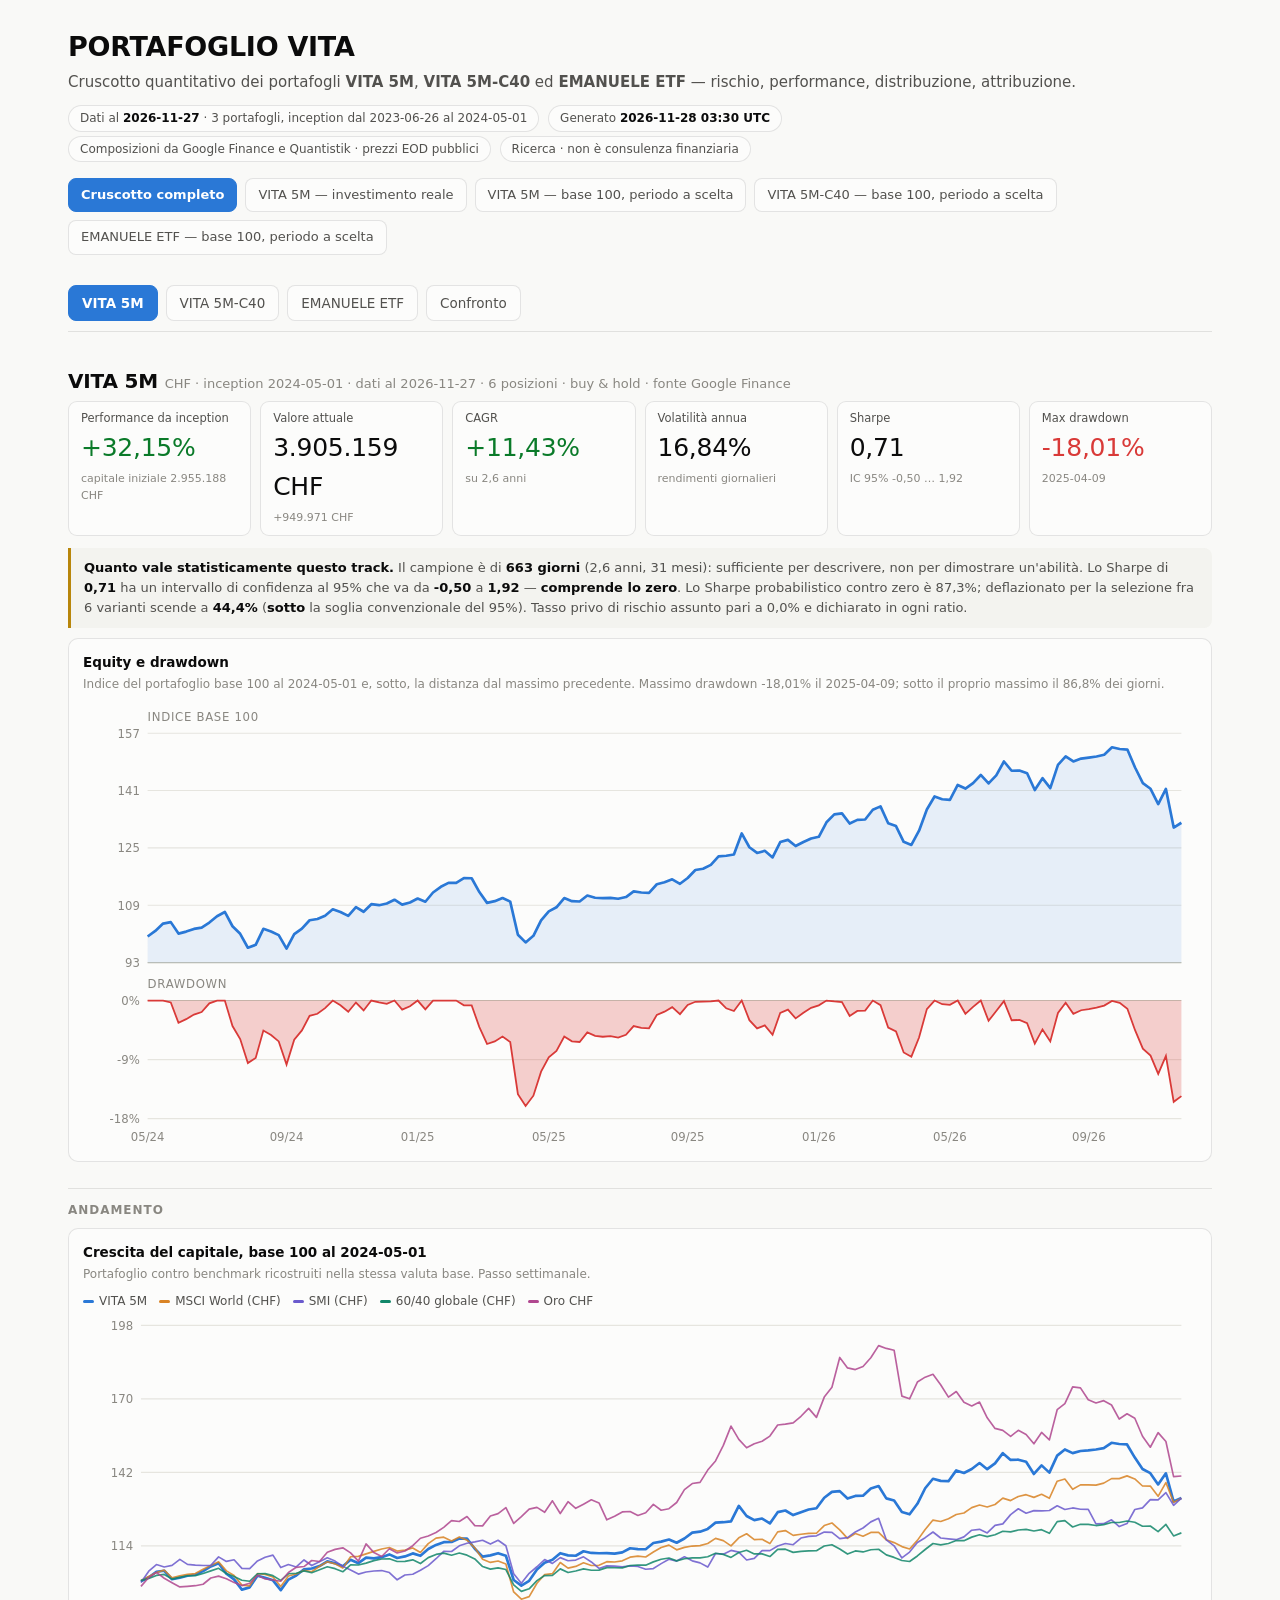
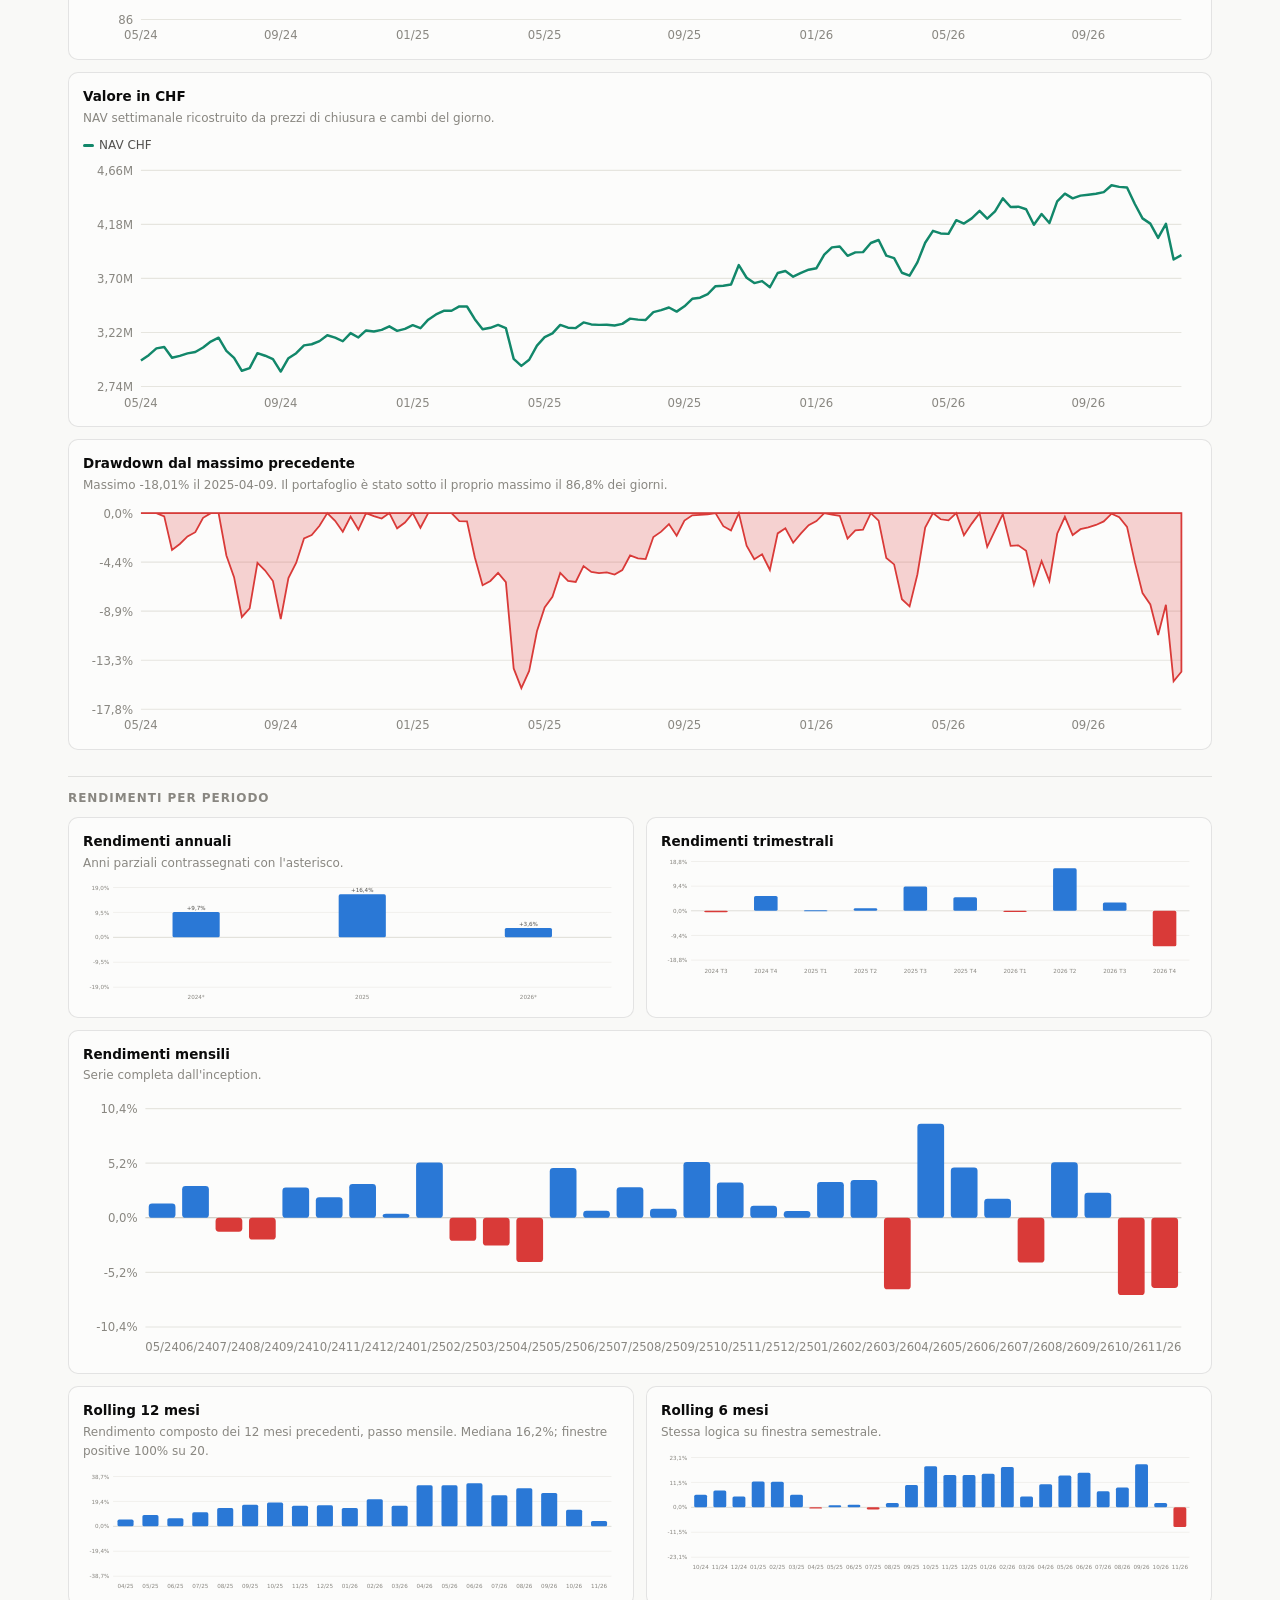
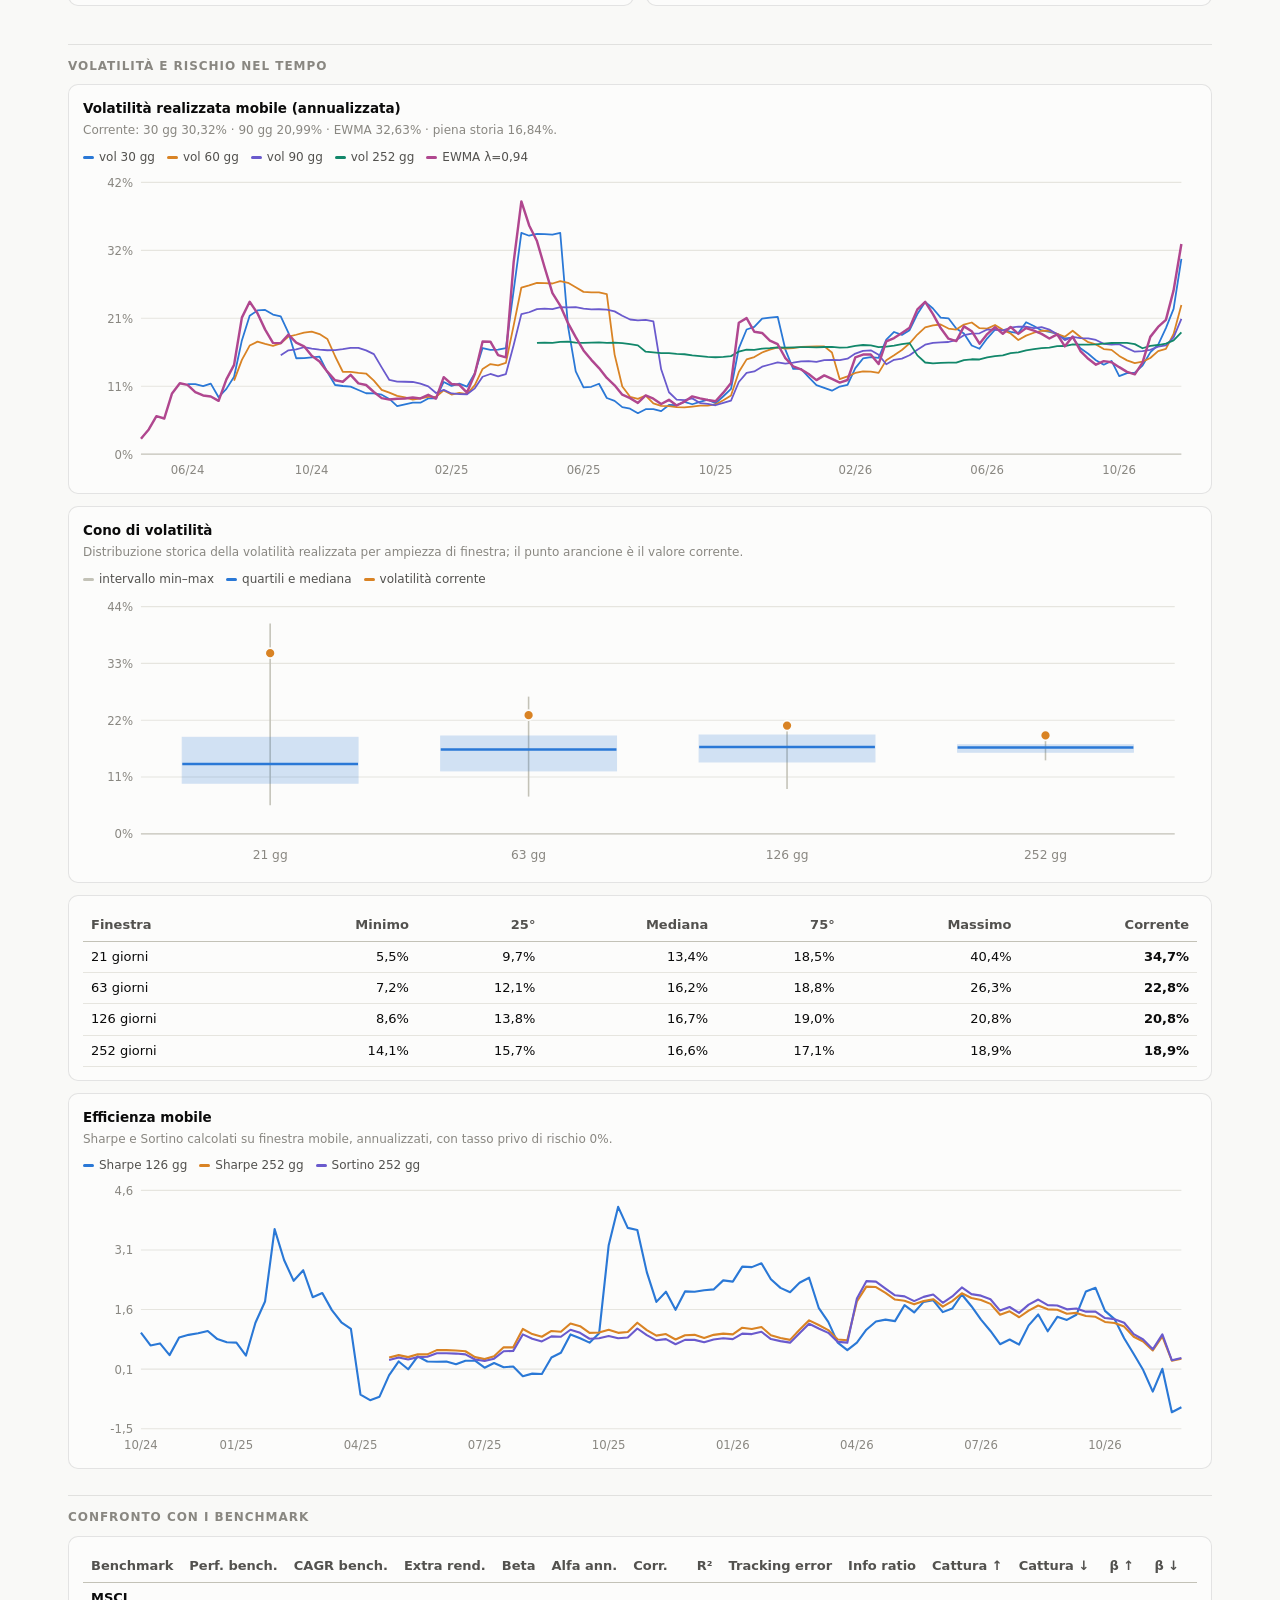
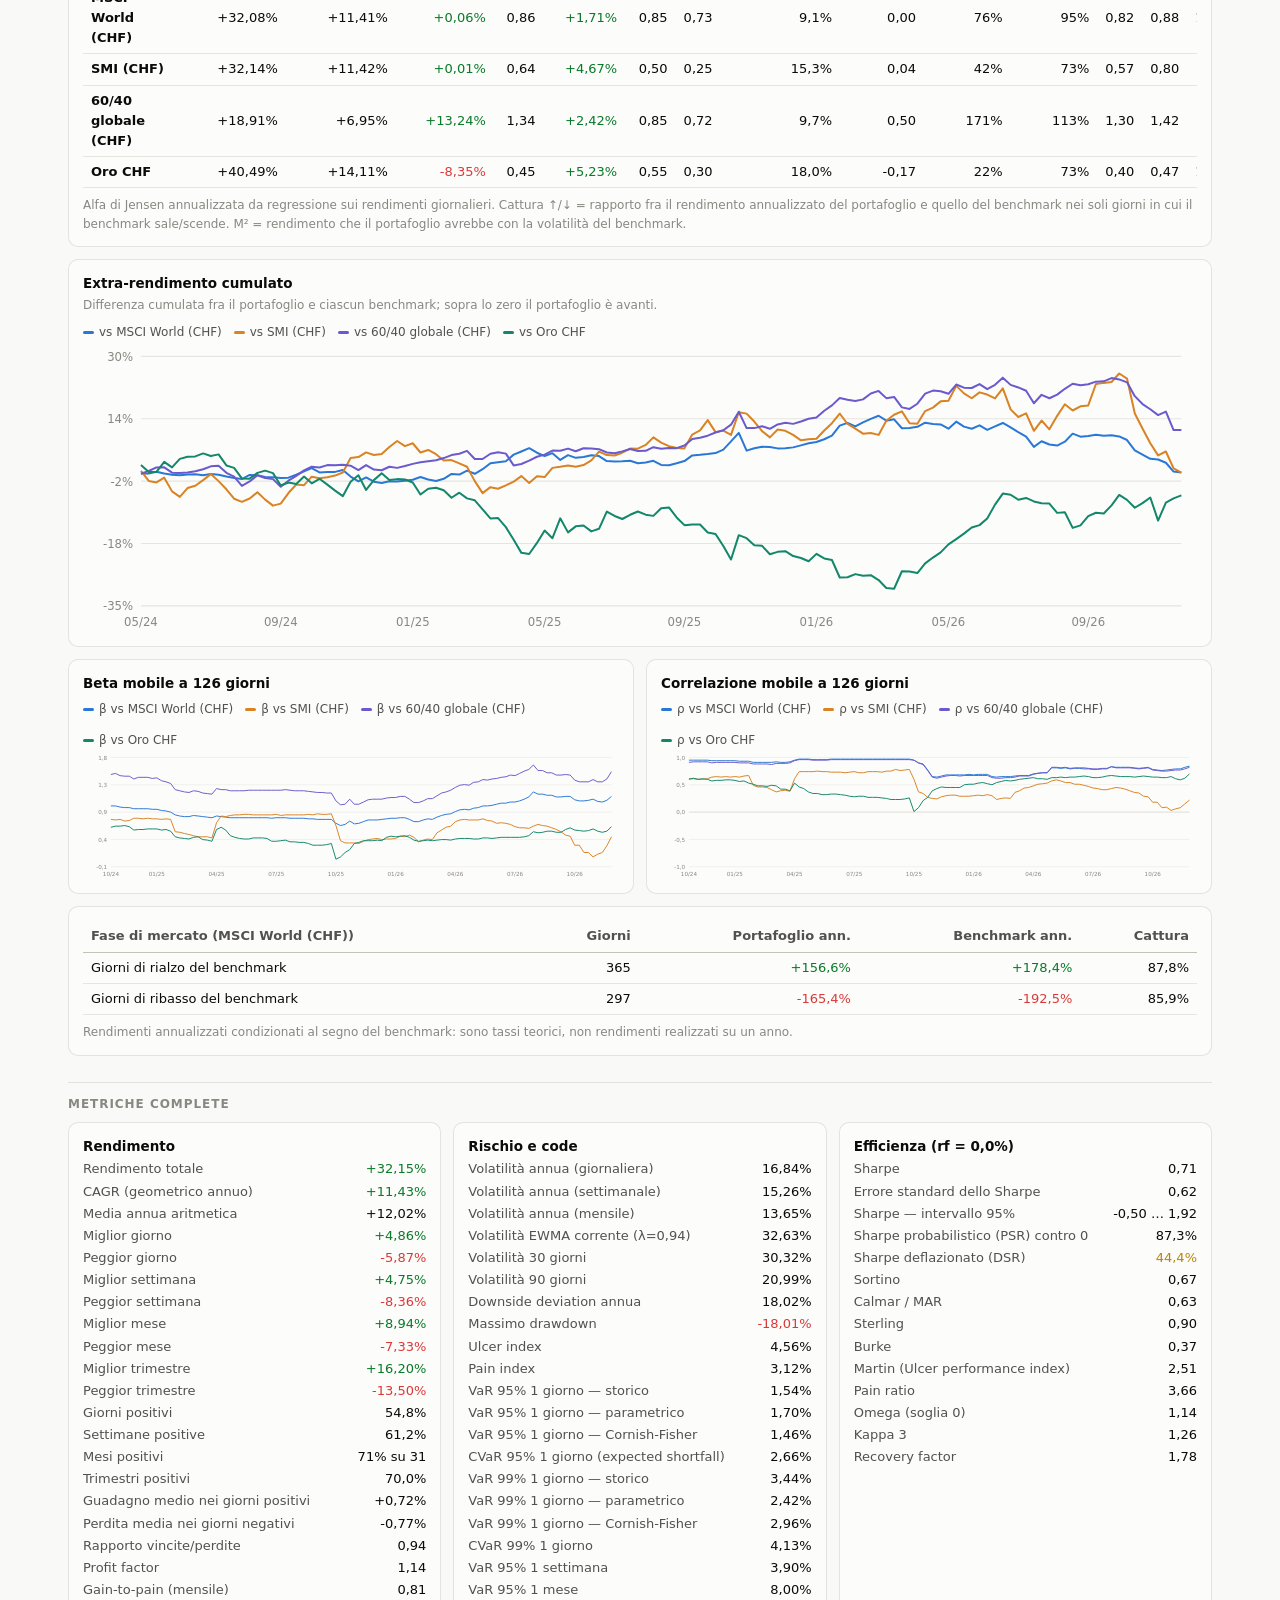
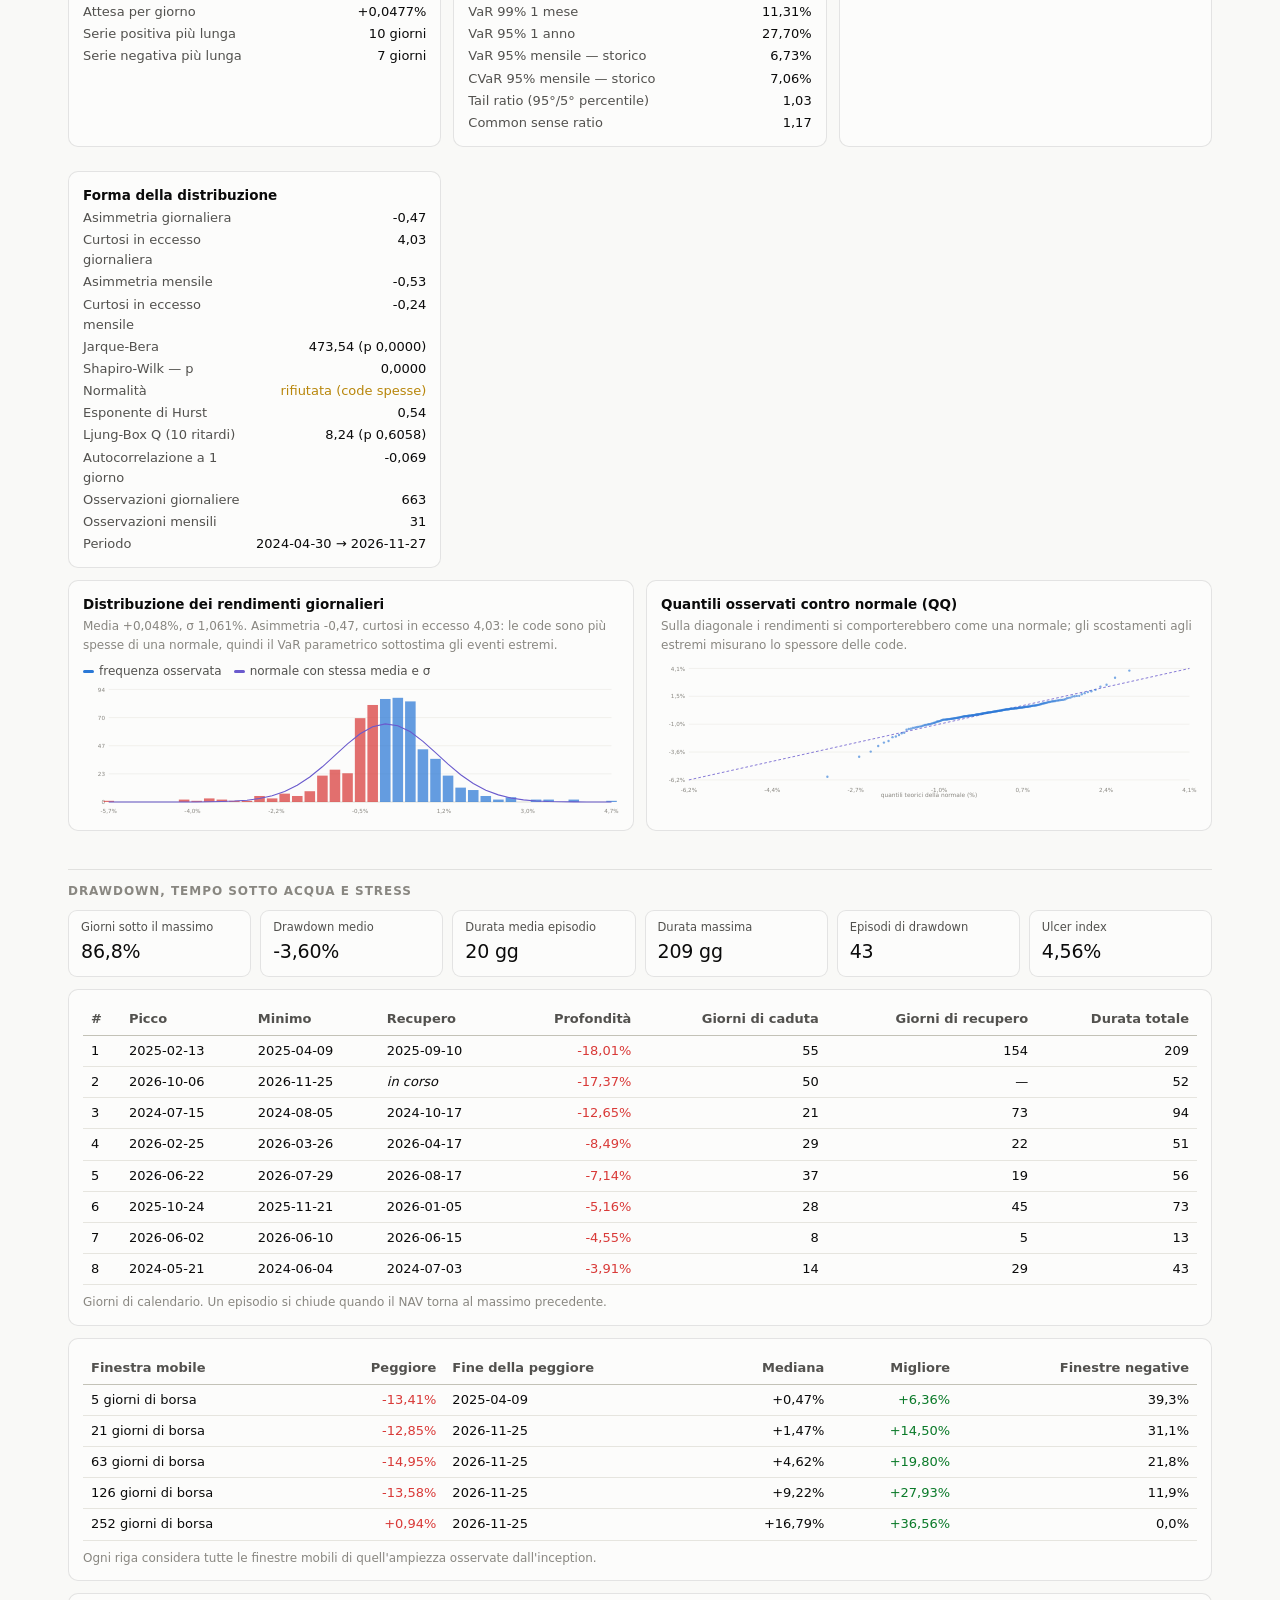
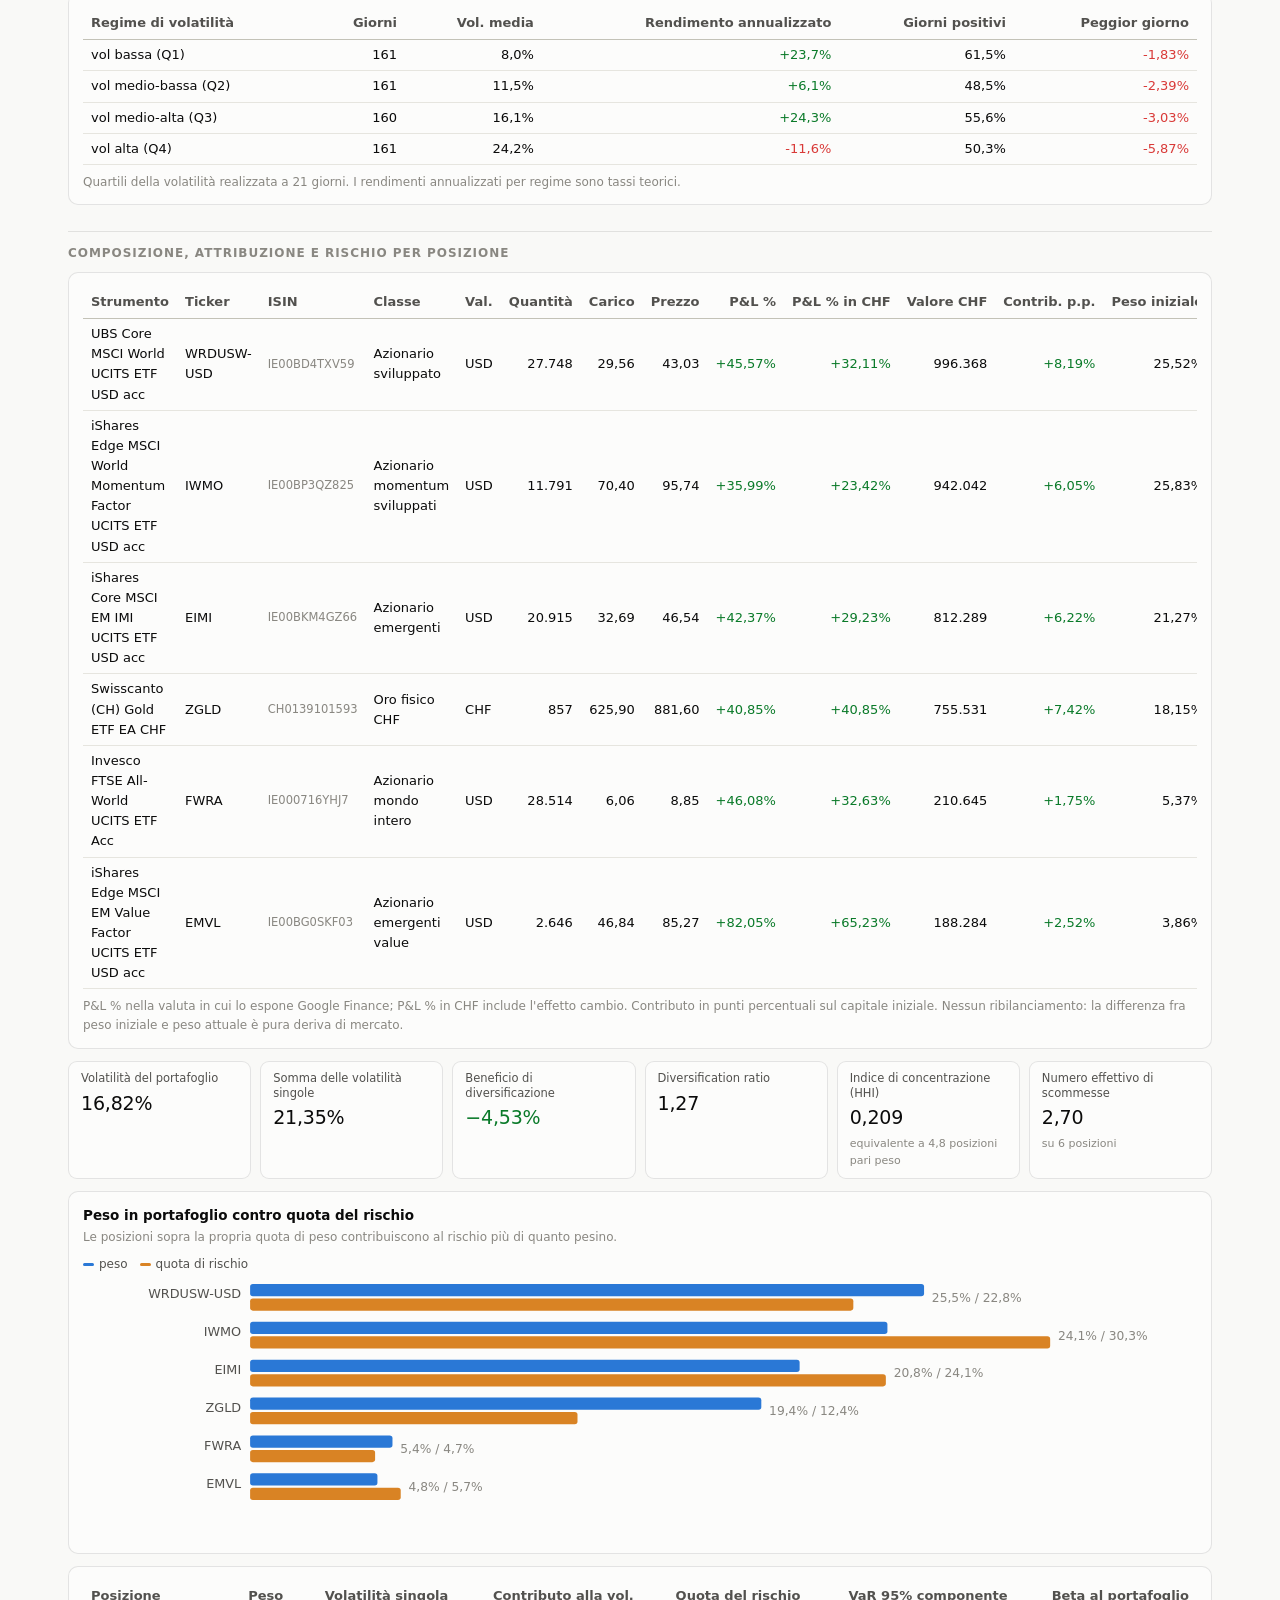
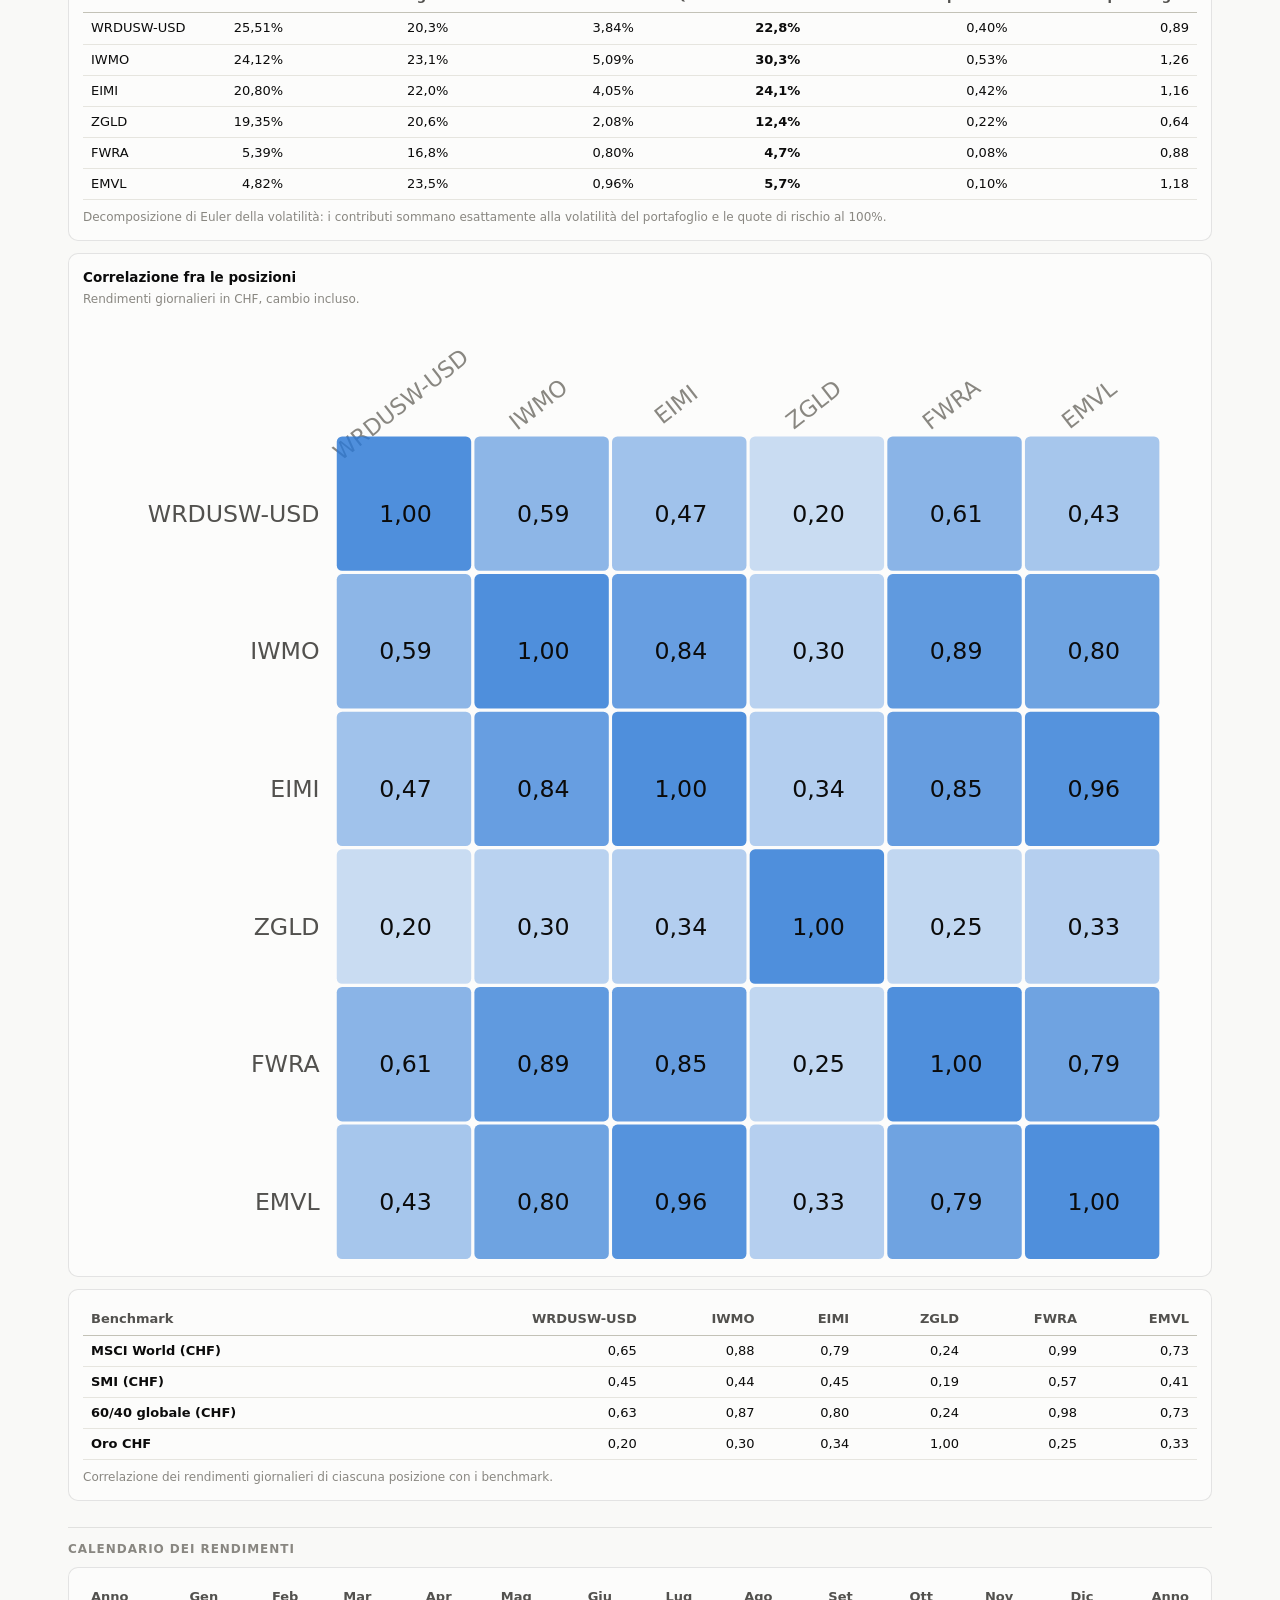
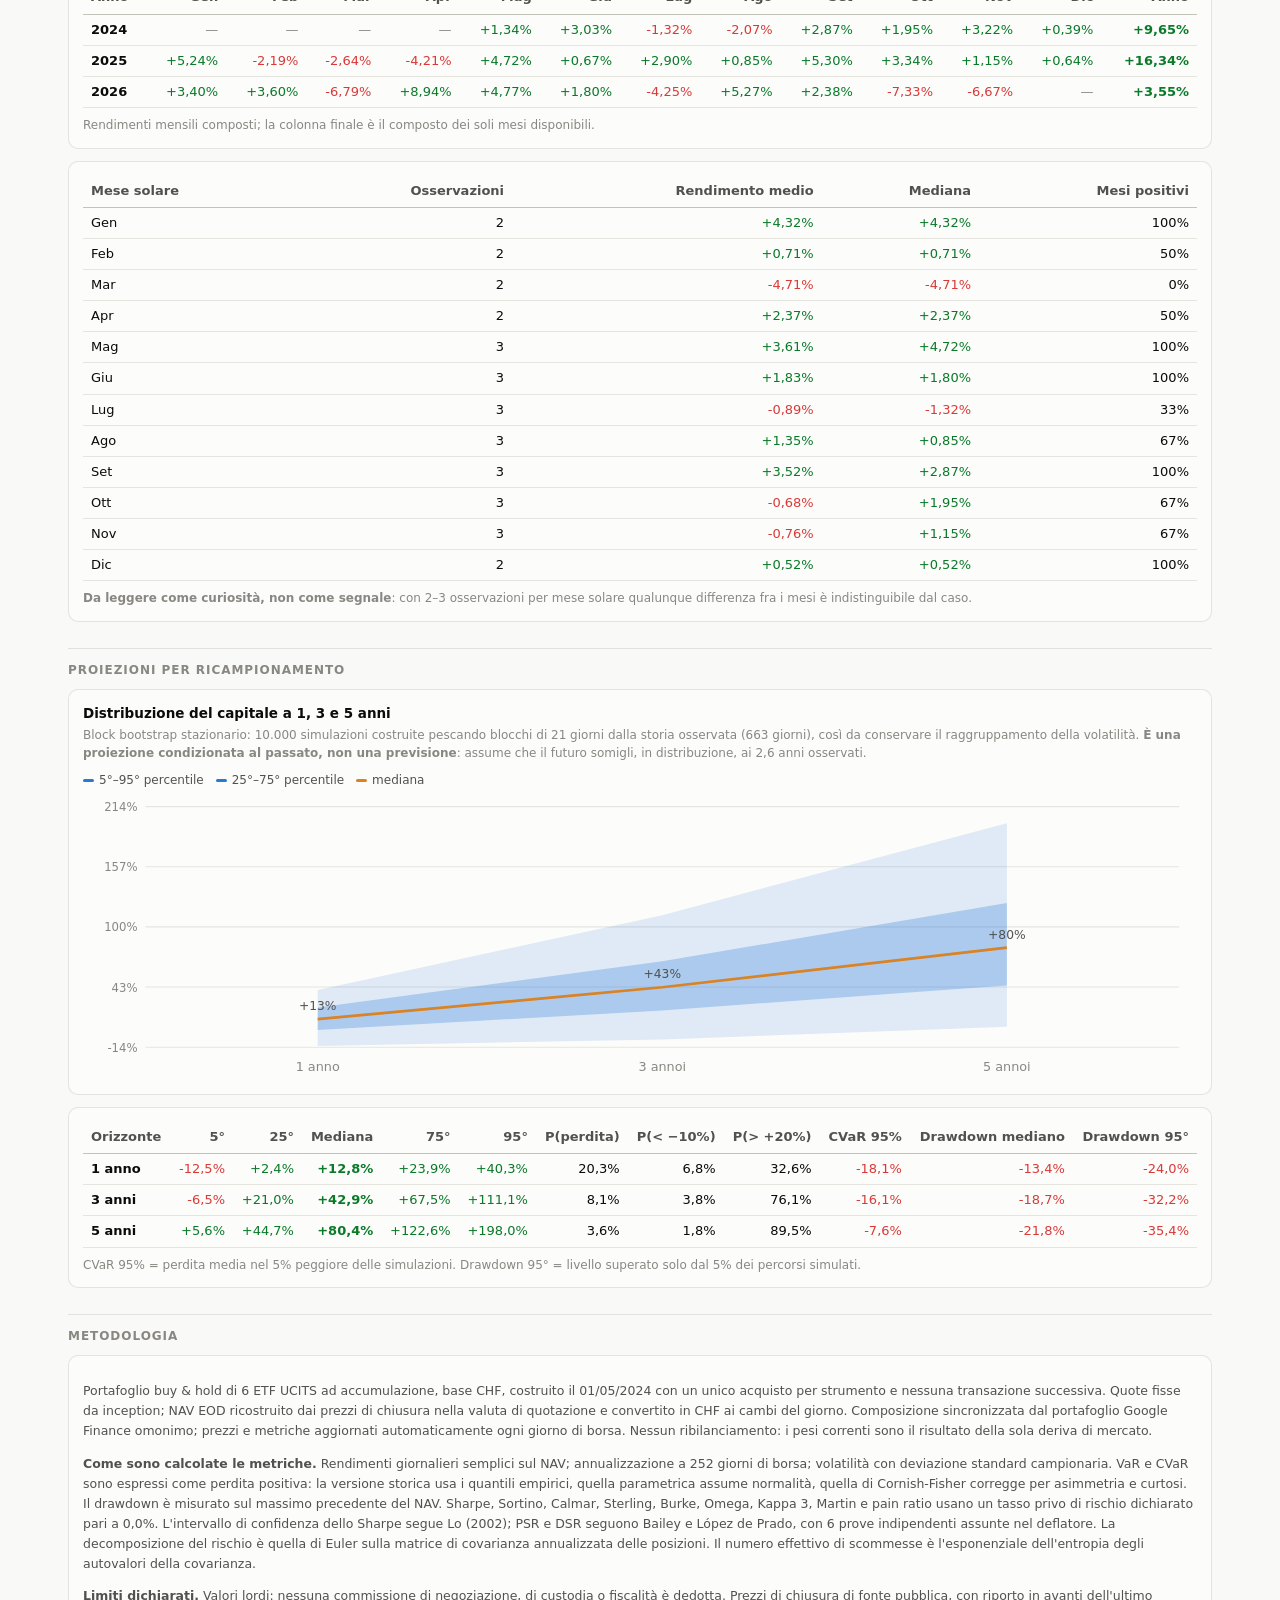
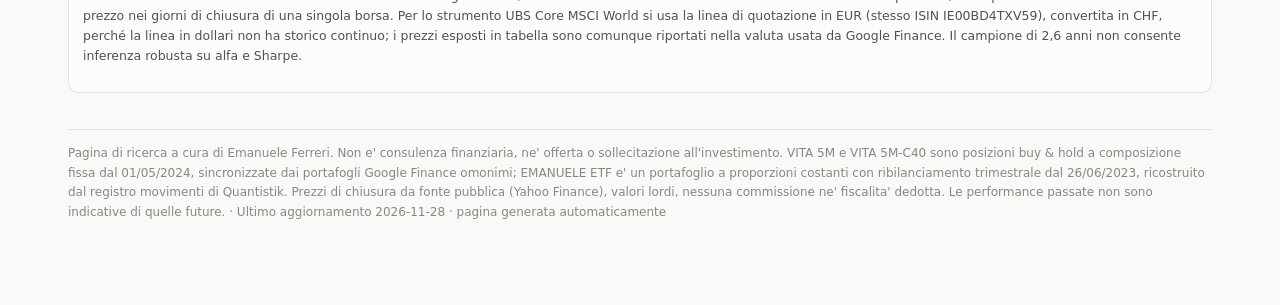
<file: index.html>
<!doctype html>
<html lang="it">
<head>
<meta charset="utf-8">
<meta name="viewport" content="width=device-width, initial-scale=1">
<title>PORTAFOGLIO VITA — cruscotto quantitativo</title>
<meta name="description" content="Cruscotto di rischio e performance dei portafogli VITA 5M, VITA 5M-C40 ed EMANUELE ETF.">
<link rel="stylesheet" href="assets/stile.css?v=ea2dd3a1a5">
</head>
<body>
<div class="wrap">
  <header>
    <h1>PORTAFOGLIO VITA</h1>
    <p class="sub">Cruscotto quantitativo dei portafogli <b>VITA 5M</b>, <b>VITA 5M-C40</b>
       ed <b>EMANUELE ETF</b> — rischio, performance, distribuzione, attribuzione.</p>
    <span class="pill" id="pAsof">—</span>
    <span class="pill" id="pGen">—</span>
    <span class="pill">Composizioni da Google Finance e Quantistik · prezzi EOD pubblici</span>
    <span class="pill">Ricerca · non è consulenza finanziaria</span>
    <div class="navlinks">
      <a href="./" class="qui">Cruscotto completo</a>
      <a href="vita5m-reale.html">VITA 5M — investimento reale</a>
      <a href="vita5m.html">VITA 5M — base 100, periodo a scelta</a>
      <a href="vita5m-c40.html">VITA 5M-C40 — base 100, periodo a scelta</a>
      <a href="emanuele-etf.html">EMANUELE ETF — base 100, periodo a scelta</a>
    </div>
  </header>

  <nav class="tabs" id="tabs"></nav>
  <div id="app"></div>
  <p class="foot" id="foot"></p>
</div>

<script src="assets/grafici.js?v=80e3233ef8"></script>
<script>
let DATI={}, REG=null;

async function main(){
  REG = await (await fetch("data/registry.json?v="+Date.now())).json();
  document.getElementById("pGen").innerHTML =
    "Generato <b>"+REG.generated.slice(0,16).replace("T"," ")+" UTC</b>";
  const tabs=document.getElementById("tabs");
  for(const p of REG.portfolios) DATI[p.portfolio]=await (await fetch(`data/${p.portfolio}.json?v=${Date.now()}`)).json();
  const asofs=[...new Set(REG.portfolios.map(p=>p.asof))].sort();
  const inc=[...new Set(REG.portfolios.map(p=>p.inception))].sort();
  document.getElementById("pAsof").innerHTML =
    "Dati al <b>"+asofs[asofs.length-1]+"</b>"+
    (asofs.length>1 ? " · <b>una serie è ferma al "+asofs[0]+"</b>" : "")+
    (inc.length>1 ? " · "+REG.portfolios.length+" portafogli, inception dal "+inc[0]+" al "+inc[inc.length-1]
                  : " · inception "+inc[0]);

  const chiavi=REG.portfolios.map(p=>p.portfolio);
  tabs.innerHTML = chiavi.map((k,i)=>
    `<button data-k="${k}" class="${i?"":"on"}">${DATI[k].label}</button>`).join("")+
    `<button data-k="__cmp">Confronto</button>`;
  tabs.querySelectorAll("button").forEach(b=>b.addEventListener("click",()=>{
    tabs.querySelectorAll("button").forEach(x=>x.classList.remove("on"));
    b.classList.add("on"); mostra(b.dataset.k);
  }));
  document.getElementById("foot").textContent = REG.disclaimer+" · Ultimo aggiornamento "+
    REG.generated.slice(0,10)+" · pagina generata automaticamente";
  mostra(chiavi[0]);
}

function mostra(k){
  const app=document.getElementById("app");
  app.innerHTML="";
  if(k==="__cmp") return confronto(app);
  render(app, DATI[k]);
}

/* ------------------------------------------------------------------ scheda */
function render(app, d){
  const a=d.analitica, R=a.rendimento, K=a.rischio, E=a.efficienza,
        D=a.distribuzione, C=a.campione, DR=a.decomposizione_rischio;
  const ccy=d.base_currency;

  app.insertAdjacentHTML("beforeend", `
    <h2>${d.label} <span class="meta">${ccy} · inception ${d.inception} ·
      dati al ${d.asof} · ${d.holdings.length} posizioni ·
      ${(d.model_label||"buy & hold").replace(/&/g,"&amp;")} · fonte ${d.source||"—"}</span></h2>
    <div class="tiles">
      ${tabB("Performance da inception", pcs(R.totale_pct), cls(R.totale_pct),
             `capitale iniziale ${n0(d.capitale_iniziale)} ${ccy}`)}
      ${tabB("Valore attuale", n0(d.metrics.nav_last)+" "+ccy, "",
             `+${n0(d.metrics.nav_last-d.capitale_iniziale)} ${ccy}`)}
      ${tabB("CAGR", pcs(R.cagr_pct), cls(R.cagr_pct), `su ${nf(C.anni,1)} anni`)}
      ${tabB("Volatilità annua", pc(K.vol_ann_giornaliera_pct), "", "rendimenti giornalieri")}
      ${tabB("Sharpe", nf(E.sharpe), "", `IC 95% ${nf(E.sharpe_ic95_min)} … ${nf(E.sharpe_ic95_max)}`)}
      ${tabB("Max drawdown", pc(K.max_drawdown_pct), "down", K.max_dd_data)}
    </div>`);

  /* avvertenza statistica — sempre in evidenza */
  app.insertAdjacentHTML("beforeend", `<div class="flag">
    <b>Quanto vale statisticamente questo track.</b> Il campione è di
    <b>${C.oss_giornaliere} giorni</b> (${nf(C.anni,1)} anni, ${C.oss_mensili} mesi):
    sufficiente per descrivere, non per dimostrare un'abilità.
    Lo Sharpe di <b>${nf(E.sharpe)}</b> ha un intervallo di confidenza al 95% che va da
    <b>${nf(E.sharpe_ic95_min)}</b> a <b>${nf(E.sharpe_ic95_max)}</b>${
      E.sharpe_ic95_min<0?" — <b>comprende lo zero</b>":""}.
    Lo Sharpe probabilistico contro zero è ${pc(E.psr_vs_zero_pct,1)}; deflazionato per la
    selezione fra ${C.n_prove_dsr} varianti scende a <b>${pc(E.dsr_pct,1)}</b>
    ${E.dsr_pct<95?"(<b>sotto</b> la soglia convenzionale del 95%)":"(sopra il 95%)"}.
    Tasso privo di rischio assunto pari a ${pc(C.rf_dichiarato_pct,1)} e dichiarato in ogni ratio.
  </div>`);

  /* --- equity con drawdown in sottografico: il quadro d'insieme --- */
  app.insertAdjacentHTML("beforeend",
    pannello(`Equity e drawdown`,
      `Indice del portafoglio base 100 al ${d.inception} e, sotto, la distanza dal massimo
       precedente. Massimo drawdown ${pc(K.max_drawdown_pct)} il ${K.max_dd_data};
       sotto il proprio massimo il ${pc(a.sotto_acqua.quota_giorni_sotto_massimo_pct,1)} dei giorni.`,
      "g_eq_"+d.portfolio));
  equityDD(document.getElementById("g_eq_"+d.portfolio),
    [{name:d.label, data:d.index_weekly, color:"var(--s1)"}],
    [{name:"drawdown", data:d.drawdown_weekly}],
    {fmt:v=>nf(v,0), tfmt:v=>nf(v,1), h:400, tit:"Indice base 100"});

  /* --- curva e drawdown --- */
  app.insertAdjacentHTML("beforeend", `<h3 class="sec">Andamento</h3>`);
  const serieBench = Object.entries(d.bench_index_weekly||{});
  app.insertAdjacentHTML("beforeend",
    pannello(`Crescita del capitale, base 100 al ${d.inception}`,
      "Portafoglio contro benchmark ricostruiti nella stessa valuta base. Passo settimanale.",
      "g_nav_"+d.portfolio));
  lineChart(document.getElementById("g_nav_"+d.portfolio),
    [{name:d.label, data:d.index_weekly, color:"var(--s1)", w:2.4}].concat(
      serieBench.map(([n,v],i)=>({name:n, data:v, color:COL[(i+1)%COL.length], w:1.5, op:.85}))),
    {fmt:v=>nf(v,0), tfmt:v=>nf(v,1), h:300, aria:"crescita del capitale"});

  app.insertAdjacentHTML("beforeend",
    pannello(`Valore in ${ccy}`, "NAV settimanale ricostruito da prezzi di chiusura e cambi del giorno.",
      "g_val_"+d.portfolio));
  lineChart(document.getElementById("g_val_"+d.portfolio),
    [{name:"NAV "+ccy, data:d.nav_weekly, color:"var(--s4)", w:2.2}],
    {fmt:v=>nf(v/1e6,2)+"M", tfmt:v=>n0(v)+" "+ccy, h:230});

  app.insertAdjacentHTML("beforeend",
    pannello("Drawdown dal massimo precedente",
      `Massimo ${pc(K.max_drawdown_pct)} il ${K.max_dd_data}. Il portafoglio è stato sotto il proprio
       massimo il ${pc(a.sotto_acqua.quota_giorni_sotto_massimo_pct,1)} dei giorni.`,
      "g_dd_"+d.portfolio));
  areaChart(document.getElementById("g_dd_"+d.portfolio), d.drawdown_weekly);

  /* --- rendimenti per periodo --- */
  app.insertAdjacentHTML("beforeend", `<h3 class="sec">Rendimenti per periodo</h3>`);
  app.insertAdjacentHTML("beforeend", `<div class="grid2">
    ${pannello("Rendimenti annuali","Anni parziali contrassegnati con l'asterisco.","g_ann_"+d.portfolio)}
    ${pannello("Rendimenti trimestrali","","g_tri_"+d.portfolio)}
  </div>`);
  barChart(document.getElementById("g_ann_"+d.portfolio),
    d.annual.map(x=>[x.anno+(x.parziale?"*":""), x.ret_pct]), {valori:true, bw:88, h:230});
  barChart(document.getElementById("g_tri_"+d.portfolio),
    a.trimestrali.map(x=>[x.periodo.replace(" "," "), x.ret_pct]), {h:230, bw:44, b:32});

  app.insertAdjacentHTML("beforeend",
    pannello("Rendimenti mensili","Serie completa dall'inception.","g_mens_"+d.portfolio));
  barChart(document.getElementById("g_mens_"+d.portfolio),
    Object.entries(d.monthly_pct).map(([k,v])=>[k.slice(5)+"/"+k.slice(2,4), v]), {h:240, bw:26});

  if((d.rolling.rolling12m||[]).length){
    app.insertAdjacentHTML("beforeend", `<div class="grid2">
      ${pannello("Rolling 12 mesi",
        `Rendimento composto dei 12 mesi precedenti, passo mensile. Mediana
         ${pc(d.metrics.rolling12_median_pct,1)}; finestre positive
         ${pc(d.metrics.rolling12_positive_pct,0)} su ${d.metrics.rolling12_n}.`,
        "g_r12_"+d.portfolio)}
      ${pannello("Rolling 6 mesi","Stessa logica su finestra semestrale.","g_r6_"+d.portfolio)}
    </div>`);
    barChart(document.getElementById("g_r12_"+d.portfolio),
      d.rolling.rolling12m.map(x=>[x[0].slice(5)+"/"+x[0].slice(2,4), x[1]]), {h:230, bw:30});
    barChart(document.getElementById("g_r6_"+d.portfolio),
      d.rolling.rolling6m.map(x=>[x[0].slice(5)+"/"+x[0].slice(2,4), x[1]]), {h:230, bw:24});
  }

  /* --- volatilità e rischio mobile --- */
  app.insertAdjacentHTML("beforeend", `<h3 class="sec">Volatilità e rischio nel tempo</h3>`);
  const sv=[];
  [["vol_30gg","vol 30 gg"],["vol_60gg","vol 60 gg"],["vol_90gg","vol 90 gg"],
   ["vol_252gg","vol 252 gg"],["vol_ewma","EWMA λ=0,94"]].forEach(([k,n],i)=>{
    if((d.rolling[k]||[]).length) sv.push({name:n, data:d.rolling[k], color:COL[i%COL.length],
      w:k==="vol_ewma"?2.2:1.6, dash:k==="vol_ewma"?"":""});});
  if(sv.length){
    app.insertAdjacentHTML("beforeend",
      pannello("Volatilità realizzata mobile (annualizzata)",
        `Corrente: 30 gg ${pc(K.vol_30gg_corrente_pct)} · 90 gg ${pc(K.vol_90gg_corrente_pct)} ·
         EWMA ${pc(K.vol_ewma_corrente_pct)} · piena storia ${pc(K.vol_ann_giornaliera_pct)}.`,
        "g_vol_"+d.portfolio));
    lineChart(document.getElementById("g_vol_"+d.portfolio), sv,
      {fmt:v=>nf(v,0)+"%", tfmt:v=>nf(v,1)+"%", h:280, y0:0});
  }
  if(a.cono_volatilita.length){
    app.insertAdjacentHTML("beforeend",
      pannello("Cono di volatilità",
        "Distribuzione storica della volatilità realizzata per ampiezza di finestra; il punto arancione è il valore corrente.",
        "g_cono_"+d.portfolio));
    conoVol(document.getElementById("g_cono_"+d.portfolio), a.cono_volatilita);
    app.insertAdjacentHTML("beforeend", tabella(
      [{t:"Finestra"},{t:"Minimo",n:1},{t:"25°",n:1},{t:"Mediana",n:1},{t:"75°",n:1},
       {t:"Massimo",n:1},{t:"Corrente",n:1}],
      a.cono_volatilita.map(c=>`<tr><td>${c.finestra_gg} giorni</td>
        <td class="num">${pc(c.min_pct,1)}</td><td class="num">${pc(c.p25_pct,1)}</td>
        <td class="num">${pc(c.mediana_pct,1)}</td><td class="num">${pc(c.p75_pct,1)}</td>
        <td class="num">${pc(c.max_pct,1)}</td>
        <td class="num"><b>${pc(c.corrente_pct,1)}</b></td></tr>`).join("")));
  }
  const ss=[];
  [["sharpe_126gg","Sharpe 126 gg"],["sharpe_252gg","Sharpe 252 gg"],["sortino_252gg","Sortino 252 gg"]]
    .forEach(([k,n],i)=>{ if((d.rolling[k]||[]).length)
      ss.push({name:n, data:d.rolling[k], color:COL[i%COL.length], w:1.9});});
  if(ss.length){
    app.insertAdjacentHTML("beforeend",
      pannello("Efficienza mobile", "Sharpe e Sortino calcolati su finestra mobile, annualizzati, con tasso privo di rischio 0%.",
        "g_sh_"+d.portfolio));
    lineChart(document.getElementById("g_sh_"+d.portfolio), ss,
      {fmt:v=>nf(v,1), tfmt:v=>nf(v,2), h:250, zero:true});
  }

  /* --- confronto con i benchmark --- */
  const nb=Object.keys(a.benchmark||{});
  if(nb.length){
    app.insertAdjacentHTML("beforeend", `<h3 class="sec">Confronto con i benchmark</h3>`);
    app.insertAdjacentHTML("beforeend", tabella(
      [{t:"Benchmark"},{t:"Perf. bench.",n:1},{t:"CAGR bench.",n:1},{t:"Extra rend.",n:1},
       {t:"Beta",n:1},{t:"Alfa ann.",n:1},{t:"Corr.",n:1},{t:"R²",n:1},
       {t:"Tracking error",n:1},{t:"Info ratio",n:1},{t:"Cattura ↑",n:1},{t:"Cattura ↓",n:1},
       {t:"β ↑",n:1},{t:"β ↓",n:1},{t:"M²",n:1}],
      nb.map(n=>{const b=a.benchmark[n]; return `<tr><td><b>${n}</b></td>
        <td class="num">${pcs(b.perf_bench_pct)}</td><td class="num">${pcs(b.cagr_bench_pct)}</td>
        <td class="num ${cls(b.extra_rendimento_pct)}">${pcs(b.extra_rendimento_pct)}</td>
        <td class="num">${nf(b.beta)}</td><td class="num ${cls(b.alpha_ann_pct)}">${pcs(b.alpha_ann_pct)}</td>
        <td class="num">${nf(b.correlazione)}</td><td class="num">${nf(b.r_quadro)}</td>
        <td class="num">${pc(b.tracking_error_pct,1)}</td><td class="num">${nf(b.information_ratio)}</td>
        <td class="num">${pc(b.up_capture_pct,0)}</td><td class="num">${pc(b.down_capture_pct,0)}</td>
        <td class="num">${nf(b.beta_up)}</td><td class="num">${nf(b.beta_down)}</td>
        <td class="num">${pc(b.m2_ann_pct,1)}</td></tr>`;}).join(""),
      "Alfa di Jensen annualizzata da regressione sui rendimenti giornalieri. Cattura ↑/↓ = rapporto fra "+
      "il rendimento annualizzato del portafoglio e quello del benchmark nei soli giorni in cui il benchmark "+
      "sale/scende. M² = rendimento che il portafoglio avrebbe con la volatilità del benchmark."));

    const primo=nb[0];
    const sExtra=nb.map((n,i)=>({name:"vs "+n, data:d.rolling["extra_cum__"+n]||[],
                                 color:COL[i%COL.length], w:1.8})).filter(s=>s.data.length);
    if(sExtra.length){
      app.insertAdjacentHTML("beforeend",
        pannello("Extra-rendimento cumulato","Differenza cumulata fra il portafoglio e ciascun benchmark; sopra lo zero il portafoglio è avanti.",
          "g_ex_"+d.portfolio));
      lineChart(document.getElementById("g_ex_"+d.portfolio), sExtra,
        {fmt:v=>nf(v,0)+"%", tfmt:v=>pcs(v,1), h:260, zero:true});
    }
    const sBeta=[], sCorr=[];
    nb.forEach((n,i)=>{
      if((d.rolling["beta_126gg__"+n]||[]).length)
        sBeta.push({name:"β vs "+n, data:d.rolling["beta_126gg__"+n], color:COL[i%COL.length], w:1.8});
      if((d.rolling["corr_126gg__"+n]||[]).length)
        sCorr.push({name:"ρ vs "+n, data:d.rolling["corr_126gg__"+n], color:COL[i%COL.length], w:1.8});});
    if(sBeta.length){
      app.insertAdjacentHTML("beforeend", `<div class="grid2">
        ${pannello("Beta mobile a 126 giorni","","g_beta_"+d.portfolio)}
        ${pannello("Correlazione mobile a 126 giorni","","g_corr_"+d.portfolio)}</div>`);
      lineChart(document.getElementById("g_beta_"+d.portfolio), sBeta,
        {fmt:v=>nf(v,1), tfmt:v=>nf(v,2), h:240, zero:true});
      lineChart(document.getElementById("g_corr_"+d.portfolio), sCorr,
        {fmt:v=>nf(v,1), tfmt:v=>nf(v,2), h:240, y0:-1, y1:1});
    }
    if((a.regimi.mercato||[]).length){
      app.insertAdjacentHTML("beforeend", tabella(
        [{t:"Fase di mercato ("+primo+")"},{t:"Giorni",n:1},{t:"Portafoglio ann.",n:1},
         {t:"Benchmark ann.",n:1},{t:"Cattura",n:1}],
        a.regimi.mercato.map(r=>`<tr><td>${r.fase==="mercato su"?"Giorni di rialzo del benchmark":"Giorni di ribasso del benchmark"}</td>
          <td class="num">${r.giorni}</td>
          <td class="num ${cls(r.portafoglio_ann_pct)}">${pcs(r.portafoglio_ann_pct,1)}</td>
          <td class="num ${cls(r.benchmark_ann_pct)}">${pcs(r.benchmark_ann_pct,1)}</td>
          <td class="num">${pc(r.cattura_pct,1)}</td></tr>`).join(""),
        "Rendimenti annualizzati condizionati al segno del benchmark: sono tassi teorici, non rendimenti realizzati su un anno."));
    }
  }

  /* --- tavole metriche --- */
  app.insertAdjacentHTML("beforeend", `<h3 class="sec">Metriche complete</h3>`);
  const gruppo=(tit, righe)=>`<div class="panel"><h4>${tit}</h4><div class="kv">${
    righe.filter(r=>r[1]!=="—").map(r=>`<div>${r[0]}</div><div class="${r[2]||""}">${r[1]}</div>`).join("")}</div></div>`;
  app.insertAdjacentHTML("beforeend", `<div class="grid2">
    ${gruppo("Rendimento",[
      ["Rendimento totale", pcs(R.totale_pct), cls(R.totale_pct)],
      ["CAGR (geometrico annuo)", pcs(R.cagr_pct), cls(R.cagr_pct)],
      ["Media annua aritmetica", pcs(R.media_ann_aritmetica_pct)],
      ["Miglior giorno", pcs(R.miglior_giorno_pct),"up"],
      ["Peggior giorno", pcs(R.peggior_giorno_pct),"down"],
      ["Miglior settimana", pcs(R.miglior_settimana_pct),"up"],
      ["Peggior settimana", pcs(R.peggior_settimana_pct),"down"],
      ["Miglior mese", pcs(R.miglior_mese_pct),"up"],
      ["Peggior mese", pcs(R.peggior_mese_pct),"down"],
      ["Miglior trimestre", pcs(R.miglior_trimestre_pct),"up"],
      ["Peggior trimestre", pcs(R.peggior_trimestre_pct),"down"],
      ["Giorni positivi", pc(R.giorni_positivi_pct,1)],
      ["Settimane positive", pc(R.settimane_positive_pct,1)],
      ["Mesi positivi", pc(R.mesi_positivi_pct,0)+" su "+C.oss_mensili],
      ["Trimestri positivi", pc(R.trimestri_positivi_pct,1)],
      ["Guadagno medio nei giorni positivi", pcs(R.guadagno_medio_giorno_pct)],
      ["Perdita media nei giorni negativi", pcs(R.perdita_media_giorno_pct)],
      ["Rapporto vincite/perdite", nf(R.rapporto_vincite_perdite)],
      ["Profit factor", nf(R.profit_factor)],
      ["Gain-to-pain (mensile)", nf(R.gain_to_pain_mensile)],
      ["Attesa per giorno", pcs(R.expectancy_giorno_pct,4)],
      ["Serie positiva più lunga", R.serie_positiva_max_gg+" giorni"],
      ["Serie negativa più lunga", R.serie_negativa_max_gg+" giorni"],
    ])}
    ${gruppo("Rischio e code",[
      ["Volatilità annua (giornaliera)", pc(K.vol_ann_giornaliera_pct)],
      ["Volatilità annua (settimanale)", pc(K.vol_ann_settimanale_pct)],
      ["Volatilità annua (mensile)", pc(K.vol_ann_mensile_pct)],
      ["Volatilità EWMA corrente (λ=0,94)", pc(K.vol_ewma_corrente_pct)],
      ["Volatilità 30 giorni", pc(K.vol_30gg_corrente_pct)],
      ["Volatilità 90 giorni", pc(K.vol_90gg_corrente_pct)],
      ["Downside deviation annua", pc(K.downside_deviation_pct)],
      ["Massimo drawdown", pc(K.max_drawdown_pct),"down"],
      ["Ulcer index", pc(K.ulcer_index_pct)],
      ["Pain index", pc(K.pain_index_pct)],
      ["VaR 95% 1 giorno — storico", pc(K.var95_1g_hist_pct)],
      ["VaR 95% 1 giorno — parametrico", pc(K.var95_1g_param_pct)],
      ["VaR 95% 1 giorno — Cornish-Fisher", pc(K.var95_1g_cornish_fisher_pct)],
      ["CVaR 95% 1 giorno (expected shortfall)", pc(K.cvar95_1g_pct)],
      ["VaR 99% 1 giorno — storico", pc(K.var99_1g_hist_pct)],
      ["VaR 99% 1 giorno — parametrico", pc(K.var99_1g_param_pct)],
      ["VaR 99% 1 giorno — Cornish-Fisher", pc(K.var99_1g_cornish_fisher_pct)],
      ["CVaR 99% 1 giorno", pc(K.cvar99_1g_pct)],
      ["VaR 95% 1 settimana", pc(K.var95_1sett_pct)],
      ["VaR 95% 1 mese", pc(K.var95_1mese_pct)],
      ["VaR 99% 1 mese", pc(K.var99_1mese_pct)],
      ["VaR 95% 1 anno", pc(K.var95_1anno_pct)],
      ["VaR 95% mensile — storico", pc(K.var95_1mese_storico_pct)],
      ["CVaR 95% mensile — storico", pc(K.cvar95_1mese_storico_pct)],
      ["Tail ratio (95°/5° percentile)", nf(K.tail_ratio)],
      ["Common sense ratio", nf(K.common_sense_ratio)],
    ])}
    ${gruppo("Efficienza (rf = "+pc(C.rf_dichiarato_pct,1)+")",[
      ["Sharpe", nf(E.sharpe)],
      ["Errore standard dello Sharpe", nf(E.sharpe_errore_std)],
      ["Sharpe — intervallo 95%", nf(E.sharpe_ic95_min)+" … "+nf(E.sharpe_ic95_max)],
      ["Sharpe probabilistico (PSR) contro 0", pc(E.psr_vs_zero_pct,1)],
      ["Sharpe deflazionato (DSR)", pc(E.dsr_pct,1), E.dsr_pct<95?"warnc":""],
      ["Sortino", nf(E.sortino)],
      ["Calmar / MAR", nf(E.calmar)],
      ["Sterling", nf(E.sterling)],
      ["Burke", nf(E.burke)],
      ["Martin (Ulcer performance index)", nf(E.martin_ulcer_ratio)],
      ["Pain ratio", nf(E.pain_ratio)],
      ["Omega (soglia 0)", nf(E.omega)],
      ["Kappa 3", nf(E.kappa3)],
      ["Recovery factor", nf(E.recovery_factor)],
    ])}
    ${gruppo("Forma della distribuzione",[
      ["Asimmetria giornaliera", nf(D.asimmetria_giornaliera)],
      ["Curtosi in eccesso giornaliera", nf(D.curtosi_eccesso_giornaliera)],
      ["Asimmetria mensile", nf(D.asimmetria_mensile)],
      ["Curtosi in eccesso mensile", nf(D.curtosi_eccesso_mensile)],
      ["Jarque-Bera", nf(D.jarque_bera)+" (p "+nf(D.jarque_bera_p,4)+")"],
      ["Shapiro-Wilk — p", nf(D.shapiro_p,4)],
      ["Normalità", D.normalita_rifiutata?"rifiutata (code spesse)":"non rifiutata",
       D.normalita_rifiutata?"warnc":""],
      ["Esponente di Hurst", nf(D.hurst)],
      ["Ljung-Box Q ("+D.ljung_box.lags+" ritardi)", nf(D.ljung_box.Q)+" (p "+nf(D.ljung_box.p_value,4)+")"],
      ["Autocorrelazione a 1 giorno", nf(D.ljung_box.acf1,3)],
      ["Osservazioni giornaliere", String(C.oss_giornaliere)],
      ["Osservazioni mensili", String(C.oss_mensili)],
      ["Periodo", C.dal+" → "+C.al],
    ])}
  </div>`);

  app.insertAdjacentHTML("beforeend", `<div class="grid2">
    ${pannello("Distribuzione dei rendimenti giornalieri",
      `Media ${pcs(D.istogramma.media_pct,3)}, σ ${pc(D.istogramma.sigma_pct,3)}.
       Asimmetria ${nf(D.asimmetria_giornaliera)}, curtosi in eccesso ${nf(D.curtosi_eccesso_giornaliera)}:
       ${D.normalita_rifiutata?"le code sono più spesse di una normale, quindi il VaR parametrico sottostima gli eventi estremi.":"compatibile con una normale."}`,
      "g_hist_"+d.portfolio)}
    ${pannello("Quantili osservati contro normale (QQ)",
      "Sulla diagonale i rendimenti si comporterebbero come una normale; gli scostamenti agli estremi misurano lo spessore delle code.",
      "g_qq_"+d.portfolio)}
  </div>`);
  histChart(document.getElementById("g_hist_"+d.portfolio), D.istogramma);
  scatter(document.getElementById("g_qq_"+d.portfolio), D.qq,
    {aria:"QQ plot", xl:"quantili teorici della normale (%)", h:250});

  /* --- drawdown e stress --- */
  app.insertAdjacentHTML("beforeend", `<h3 class="sec">Drawdown, tempo sotto acqua e stress</h3>`);
  app.insertAdjacentHTML("beforeend", `<div class="tiles">
    ${tab("Giorni sotto il massimo", pc(a.sotto_acqua.quota_giorni_sotto_massimo_pct,1))}
    ${tab("Drawdown medio", pc(a.sotto_acqua.dd_medio_pct))}
    ${tab("Durata media episodio", n0(a.sotto_acqua.durata_media_gg)+" gg")}
    ${tab("Durata massima", n0(a.sotto_acqua.durata_max_gg)+" gg")}
    ${tab("Episodi di drawdown", String(a.sotto_acqua.episodi_n))}
    ${tab("Ulcer index", pc(K.ulcer_index_pct))}
  </div>`);
  app.insertAdjacentHTML("beforeend", tabella(
    [{t:"#"},{t:"Picco"},{t:"Minimo"},{t:"Recupero"},{t:"Profondità",n:1},
     {t:"Giorni di caduta",n:1},{t:"Giorni di recupero",n:1},{t:"Durata totale",n:1}],
    a.episodi_drawdown.map((e,i)=>`<tr><td>${i+1}</td><td>${e.picco}</td><td>${e.minimo}</td>
      <td>${e.recupero||"<i>in corso</i>"}</td>
      <td class="num down">${pc(e.profondita_pct)}</td>
      <td class="num">${e.giorni_caduta}</td>
      <td class="num">${e.giorni_recupero??"—"}</td>
      <td class="num">${e.giorni_totali}</td></tr>`).join(""),
    "Giorni di calendario. Un episodio si chiude quando il NAV torna al massimo precedente."));

  app.insertAdjacentHTML("beforeend", tabella(
    [{t:"Finestra mobile"},{t:"Peggiore",n:1},{t:"Fine della peggiore"},{t:"Mediana",n:1},
     {t:"Migliore",n:1},{t:"Finestre negative",n:1}],
    a.finestre_peggiori.map(f=>`<tr><td>${f.giorni} giorni di borsa</td>
      <td class="num down">${pcs(f.peggiore_pct)}</td><td>${f.fine_peggiore}</td>
      <td class="num">${pcs(f.mediana_pct)}</td>
      <td class="num up">${pcs(f.migliore_pct)}</td>
      <td class="num">${pc(f.quota_negative_pct,1)}</td></tr>`).join(""),
    "Ogni riga considera tutte le finestre mobili di quell'ampiezza osservate dall'inception."));

  if((a.regimi.volatilita||[]).length){
    app.insertAdjacentHTML("beforeend", tabella(
      [{t:"Regime di volatilità"},{t:"Giorni",n:1},{t:"Vol. media",n:1},
       {t:"Rendimento annualizzato",n:1},{t:"Giorni positivi",n:1},{t:"Peggior giorno",n:1}],
      a.regimi.volatilita.map(r=>`<tr><td>${r.regime}</td><td class="num">${r.giorni}</td>
        <td class="num">${pc(r.vol_media_pct,1)}</td>
        <td class="num ${cls(r.rend_ann_pct)}">${pcs(r.rend_ann_pct,1)}</td>
        <td class="num">${pc(r.giorni_positivi_pct,1)}</td>
        <td class="num down">${pcs(r.peggior_giorno_pct)}</td></tr>`).join(""),
      "Quartili della volatilità realizzata a 21 giorni. I rendimenti annualizzati per regime sono tassi teorici."));
  }

  /* --- composizione e attribuzione --- */
  app.insertAdjacentHTML("beforeend", `<h3 class="sec">Composizione, attribuzione e rischio per posizione</h3>`);
  const haObiettivo=d.holdings.some(h=>h.target_pct!=null);
  const haRealizzato=d.holdings.some(h=>h.realized_base!=null);
  app.insertAdjacentHTML("beforeend", tabella(
    [{t:"Strumento"},{t:"Ticker"},{t:"ISIN"},{t:"Classe"},{t:"Val."},{t:"Quantità",n:1},
     {t:"Carico",n:1},{t:"Prezzo",n:1},{t:"P&amp;L %",n:1},{t:"P&amp;L % in "+ccy,n:1},
     {t:"Valore "+ccy,n:1},{t:"Contrib. p.p.",n:1},{t:"Peso iniziale",n:1},{t:"Peso attuale",n:1},
     {t:"Vol. ann.",n:1},{t:"Max DD",n:1}]
     .concat(haObiettivo?[{t:"Peso obiettivo",n:1}]:[])
     .concat(haRealizzato?[{t:"Realizzato "+ccy,n:1}]:[]),
    d.holdings.map(h=>`<tr><td>${h.name}</td><td>${h.ticker}</td>
      <td style="font-size:11.5px;color:var(--muted)">${h.id}</td><td>${h.group}</td><td>${h.ccy}</td>
      <td class="num">${n0(h.shares)}</td><td class="num">${nf(h.cost_px)}</td>
      <td class="num">${nf(h.last_px)}</td>
      <td class="num ${cls(h.pl_pct)}">${pcs(h.pl_pct)}</td>
      <td class="num ${cls(h.pl_base_pct)}">${pcs(h.pl_base_pct)}</td>
      <td class="num">${n0(h.value_base)}</td>
      <td class="num ${cls(h.contrib_pp)}">${pcs(h.contrib_pp)}</td>
      <td class="num">${pc(h.weight_cost_pct)}</td><td class="num">${pc(h.weight_now_pct)}</td>
      <td class="num">${pc(h.vol_ann_pct,1)}</td>
      <td class="num down">${pc(h.max_dd_pct,1)}</td>
      ${haObiettivo?`<td class="num">${pc(h.target_pct)}</td>`:""}
      ${haRealizzato?`<td class="num ${cls(h.realized_base)}">${n0(h.realized_base)}</td>`:""}</tr>`).join(""),
    "P&amp;L % nella valuta in cui lo espone "+(d.source||"la fonte")+"; "+
    "P&amp;L % in "+ccy+" include l'effetto cambio. Contributo in punti percentuali sul capitale iniziale. "+
    (d.model==="buy_hold"
      ? "Nessun ribilanciamento: la differenza fra peso iniziale e peso attuale è pura deriva di mercato."
      : "Carico = prezzo medio delle quote ancora in portafoglio, con le vendite uscite al costo medio del "+
        "momento: l'utile già realizzato sta quindi fuori dal P&amp;L della posizione residua e dentro il "+
        "contributo. Lo scostamento fra peso attuale e peso obiettivo è la deriva dall'ultimo ribilanciamento."),
    "wide"));

  if(DR && DR.componenti){
    app.insertAdjacentHTML("beforeend", `<div class="tiles">
      ${tab("Volatilità del portafoglio", pc(DR.vol_portafoglio_pct))}
      ${tab("Somma delle volatilità singole", pc(DR.somma_vol_singole_pct))}
      ${tab("Beneficio di diversificazione", "−"+pc(DR.beneficio_diversificazione_pct),"up")}
      ${tab("Diversification ratio", nf(DR.diversification_ratio))}
      ${tab("Indice di concentrazione (HHI)", nf(DR.hhi,3),"",
            "equivalente a "+nf(DR.n_equivalente_posizioni,1)+" posizioni pari peso")}
      ${tab("Numero effettivo di scommesse", nf(DR.numero_effettivo_scommesse),"",
            "su "+DR.posizioni_n+" posizioni")}
    </div>`);
    app.insertAdjacentHTML("beforeend",
      pannello("Peso in portafoglio contro quota del rischio",
        "Le posizioni sopra la propria quota di peso contribuiscono al rischio più di quanto pesino.",
        "g_rc_"+d.portfolio));
    barPair(document.getElementById("g_rc_"+d.portfolio),
      DR.componenti.map(c=>({k:c.nome, a:c.peso_pct, b:c.quota_rischio_pct})));
    app.insertAdjacentHTML("beforeend", tabella(
      [{t:"Posizione"},{t:"Peso",n:1},{t:"Volatilità singola",n:1},{t:"Contributo alla vol.",n:1},
       {t:"Quota del rischio",n:1},{t:"VaR 95% componente",n:1},{t:"Beta al portafoglio",n:1}],
      DR.componenti.map(c=>`<tr><td>${c.nome}</td><td class="num">${pc(c.peso_pct)}</td>
        <td class="num">${pc(c.vol_singola_pct,1)}</td><td class="num">${pc(c.contrib_vol_pct)}</td>
        <td class="num"><b>${pc(c.quota_rischio_pct,1)}</b></td>
        <td class="num">${pc(c.var95_componente_pct)}</td>
        <td class="num">${nf(c.beta_al_portafoglio)}</td></tr>`).join(""),
      "Decomposizione di Euler della volatilità: i contributi sommano esattamente alla volatilità del portafoglio "+
      "e le quote di rischio al 100%."));
  }

  if(d.correlations){
    app.insertAdjacentHTML("beforeend",
      pannello("Correlazione fra le posizioni","Rendimenti giornalieri in "+ccy+", cambio incluso.",
        "g_hm_"+d.portfolio));
    heatmap(document.getElementById("g_hm_"+d.portfolio), d.correlations.labels, d.correlations.matrix);
  }
  if(d.correlations_bench){
    app.insertAdjacentHTML("beforeend", tabella(
      [{t:"Benchmark"}].concat(d.correlations_bench.labels.map(l=>({t:l,n:1}))),
      Object.entries(d.correlations_bench.righe).map(([n,v])=>`<tr><td><b>${n}</b></td>${
        v.map(x=>`<td class="num">${nf(x)}</td>`).join("")}</tr>`).join(""),
      "Correlazione dei rendimenti giornalieri di ciascuna posizione con i benchmark."));
  }

  /* --- tabelle calendario --- */
  app.insertAdjacentHTML("beforeend", `<h3 class="sec">Calendario dei rendimenti</h3>`);
  const anni=Object.keys(d.monthly_matrix).sort();
  app.insertAdjacentHTML("beforeend", tabella(
    [{t:"Anno"}].concat(MESI.map(m=>({t:m,n:1}))).concat([{t:"Anno",n:1}]),
    anni.map(y=>{
      const riga=d.monthly_matrix[y];
      const celle=MESI.map((_,i)=>{
        const v=riga["m"+String(i+1).padStart(2,"0")];
        return `<td class="num">${v===undefined?'<span style="color:var(--muted)">—</span>'
          :`<span class="${cls(v)}">${pcs(v)}</span>`}</td>`;}).join("");
      return `<tr><td><b>${y}</b></td>${celle}<td class="num"><b class="${cls(riga.tot)}">${pcs(riga.tot)}</b></td></tr>`;
    }).join(""),
    "Rendimenti mensili composti; la colonna finale è il composto dei soli mesi disponibili."));

  app.insertAdjacentHTML("beforeend", tabella(
    [{t:"Mese solare"},{t:"Osservazioni",n:1},{t:"Rendimento medio",n:1},
     {t:"Mediana",n:1},{t:"Mesi positivi",n:1}],
    a.stagionalita.map(s=>`<tr><td>${s.mese}</td><td class="num">${s.n}</td>
      <td class="num ${cls(s.medio_pct)}">${pcs(s.medio_pct)}</td>
      <td class="num ${cls(s.mediano_pct)}">${pcs(s.mediano_pct)}</td>
      <td class="num">${pc(s.positivi_pct,0)}</td></tr>`).join(""),
    "<b>Da leggere come curiosità, non come segnale</b>: con 2–3 osservazioni per mese solare "+
    "qualunque differenza fra i mesi è indistinguibile dal caso."));

  /* --- proiezioni --- */
  if(a.bootstrap && a.bootstrap._meta){
    const bs=a.bootstrap;
    app.insertAdjacentHTML("beforeend", `<h3 class="sec">Proiezioni per ricampionamento</h3>`);
    app.insertAdjacentHTML("beforeend",
      pannello("Distribuzione del capitale a 1, 3 e 5 anni",
        `Block bootstrap stazionario: ${n0(bs._meta.n_sim)} simulazioni costruite pescando blocchi di
         ${bs._meta.blocco_gg} giorni dalla storia osservata (${bs._meta.oss_storiche} giorni), così da
         conservare il raggruppamento della volatilità. <b>È una proiezione condizionata al passato, non una previsione</b>:
         assume che il futuro somigli, in distribuzione, ai ${nf(C.anni,1)} anni osservati.`,
        "g_fan_"+d.portfolio));
    fanChart(document.getElementById("g_fan_"+d.portfolio), bs);
    app.insertAdjacentHTML("beforeend", tabella(
      [{t:"Orizzonte"},{t:"5°",n:1},{t:"25°",n:1},{t:"Mediana",n:1},{t:"75°",n:1},{t:"95°",n:1},
       {t:"P(perdita)",n:1},{t:"P(< −10%)",n:1},{t:"P(> +20%)",n:1},{t:"CVaR 95%",n:1},
       {t:"Drawdown mediano",n:1},{t:"Drawdown 95°",n:1}],
      Object.keys(bs).filter(k=>k!=="_meta").map(k=>{const b=bs[k];
        return `<tr><td><b>${k.replace("a"," "+(k[0]==="1"?"anno":"anni"))}</b></td>
        <td class="num ${cls(b.p05_pct)}">${pcs(b.p05_pct,1)}</td>
        <td class="num ${cls(b.p25_pct)}">${pcs(b.p25_pct,1)}</td>
        <td class="num ${cls(b.mediana_pct)}"><b>${pcs(b.mediana_pct,1)}</b></td>
        <td class="num ${cls(b.p75_pct)}">${pcs(b.p75_pct,1)}</td>
        <td class="num ${cls(b.p95_pct)}">${pcs(b.p95_pct,1)}</td>
        <td class="num">${pc(b.prob_perdita_pct,1)}</td>
        <td class="num">${pc(b.prob_sotto_meno10_pct,1)}</td>
        <td class="num">${pc(b.prob_sopra_piu20_pct,1)}</td>
        <td class="num down">${pcs(b.cvar95_finale_pct,1)}</td>
        <td class="num down">${pc(b.dd_atteso_mediano_pct,1)}</td>
        <td class="num down">${pc(b.dd_p95_pct,1)}</td></tr>`;}).join(""),
      "CVaR 95% = perdita media nel 5% peggiore delle simulazioni. Drawdown 95° = livello superato "+
      "solo dal 5% dei percorsi simulati."));
  }

  /* --- metodologia --- */
  app.insertAdjacentHTML("beforeend", `
    <h3 class="sec">Metodologia</h3>
    <div class="panel"><p class="note">${d.methodology}</p>
    <p class="note" style="margin-top:10px">
      <b>Come sono calcolate le metriche.</b> Rendimenti giornalieri semplici sul NAV;
      annualizzazione a 252 giorni di borsa; volatilità con deviazione standard campionaria.
      VaR e CVaR sono espressi come perdita positiva: la versione storica usa i quantili empirici,
      quella parametrica assume normalità, quella di Cornish-Fisher corregge per asimmetria e curtosi.
      Il drawdown è misurato sul massimo precedente del NAV. Sharpe, Sortino, Calmar, Sterling, Burke,
      Omega, Kappa 3, Martin e pain ratio usano un tasso privo di rischio dichiarato pari a
      ${pc(C.rf_dichiarato_pct,1)}. L'intervallo di confidenza dello Sharpe segue Lo (2002); PSR e DSR
      seguono Bailey e López de Prado, con ${C.n_prove_dsr} prove indipendenti assunte nel deflatore.
      La decomposizione del rischio è quella di Euler sulla matrice di covarianza annualizzata delle
      posizioni. Il numero effettivo di scommesse è l'esponenziale dell'entropia degli autovalori
      della covarianza.</p>
    <p class="note" style="margin-top:10px">
      <b>Limiti dichiarati.</b> Valori lordi: nessuna commissione di negoziazione, di custodia o
      fiscalità è dedotta. Prezzi di chiusura di fonte pubblica, con riporto in avanti dell'ultimo
      prezzo nei giorni di chiusura di una singola borsa.
      ${d.holdings.some(h=>h.ticker==="WRDUSW-USD")?`Per lo strumento UBS Core MSCI World si usa
        la linea di quotazione in EUR (stesso ISIN ${d.holdings.find(h=>h.ticker==="WRDUSW-USD").id}),
        convertita in ${ccy}, perché la linea in dollari non ha storico continuo; i prezzi esposti in
        tabella sono comunque riportati nella valuta usata da Google Finance.`:""}
      ${d.model!=="buy_hold"?`Le quantità di ogni giorno vengono dal registro movimenti della fonte
        (${d.holdings.length} strumenti, ${(d.rebalance_dates||[]).length} date di ribilanciamento,
        l'ultima il ${(d.rebalance_dates||[]).slice(-1)[0]||"—"}) e sono quadrate con le quote esposte
        dalla piattaforma; i prezzi però sono quelli pubblici delle linee effettivamente detenute,
        non quelli della piattaforma, quindi il NAV qui ricostruito non coincide alla cifra con
        quello mostrato dalla fonte.`:""}
      Il campione di ${nf(C.anni,1)} anni non consente inferenza robusta su alfa e Sharpe.</p>
    </div>`);
}

/* --------------------------------------------------------------- confronto */
/* Confronto a N portafogli. Due vincoli dichiarati: le inception non coincidono,
   quindi le serie sono ribasate sulla finestra comune; le valute base non
   coincidono, quindi i grafici e la prima tabella misurano tutto nella valuta
   di confronto (serie `index_weekly_cmp` per chi ha base diversa). */
function confronto(app){
  const P=REG.portfolios.map(p=>DATI[p.portfolio]);
  const SCOL=["var(--s1)","var(--s2)","var(--s3)","var(--s4)","var(--s5)"];
  const col=i=>SCOL[i%SCOL.length];
  const ccyC=P.find(d=>d.cmp_currency)?.cmp_currency||P[0].base_currency;
  const inCcyC=d=>d.base_currency===ccyC?d.index_weekly:(d.index_weekly_cmp||d.index_weekly);

  /* finestra comune: la più recente fra le date iniziali delle serie */
  const inizio=P.map(d=>inCcyC(d)[0][0]).sort().slice(-1)[0];
  const riba=s=>{const k=s.findIndex(x=>x[0]>=inizio); if(k<0) return [];
    const b=s[k][1]; return s.slice(k).map(([t,v])=>[t, +(v/b*100).toFixed(3)]);};
  const ddDi=s=>{let mx=-Infinity; return s.map(([t,v])=>{mx=Math.max(mx,v);
    return [t, +((v/mx-1)*100).toFixed(2)];});};
  const IDX=P.map(d=>riba(inCcyC(d))), DD=IDX.map(ddDi);

  /* serie allineate sulle date presenti in tutti, per metriche e correlazioni */
  const MP=IDX.map(s=>new Map(s));
  const dateC=IDX[0].map(x=>x[0]).filter(t=>MP.every(m=>m.has(t)));
  const SC=MP.map(m=>dateC.map(t=>m.get(t)));
  const RS=SC.map(s=>s.slice(1).map((v,i)=>v/s[i]-1));
  const anni=(new Date(dateC[dateC.length-1])-new Date(dateC[0]))/(365.25*864e5);
  const med=a=>a.reduce((x,y)=>x+y,0)/a.length;
  const sdv=a=>{const m=med(a); return Math.sqrt(a.reduce((s,v)=>s+(v-m)*(v-m),0)/(a.length-1));};
  const perf=i=>SC[i][SC[i].length-1]/SC[i][0]-1;
  const cagr=i=>Math.pow(1+perf(i), 1/Math.max(anni,1e-9))-1;
  const vol=i=>sdv(RS[i])*Math.sqrt(52);
  const mdd=i=>Math.min(...ddDi(dateC.map((t,k)=>[t,SC[i][k]])).map(x=>x[1]));
  const pers=i=>({l:P[i].label, p:perf(i)*100});

  const ribil=P.filter(d=>d.model&&d.model!=="buy_hold").map(d=>d.label);
  const altrava=P.filter(d=>d.base_currency!==ccyC);

  app.insertAdjacentHTML("beforeend", `<h2>Confronto fra i ${P.length} portafogli
    <span class="meta">finestra comune dal ${inizio} · ${nf(anni,1)} anni ·
      misurati in ${ccyC} · dati al ${P[0].asof}</span></h2>`);

  app.insertAdjacentHTML("beforeend", `<div class="flag">
    <b>Come leggere questo confronto.</b> Le inception non coincidono
    (${P.map(d=>d.label+" "+d.inception).join(" · ")}): tutte le serie qui sotto ripartono da 100
    alla data da cui esistono tutte, il ${inizio}, e i drawdown sono ricalcolati su quella
    finestra, non ritagliati da quelli di inception.
    ${altrava.length?`Le valute base sono diverse (${P.map(d=>d.label+" "+d.base_currency).join(" · ")}):
      ${altrava.map(d=>d.label).join(" e ")} ${altrava.length>1?"sono":"è"} ${altrava.length>1?"convertiti":"convertito"}
      in ${ccyC} al cambio del giorno, quindi quello che si vede include l'effetto cambio.`:""}
    ${ribil.length?`${ribil.join(" e ")} ribilancia a proporzioni costanti, gli altri sono buy & hold:
      il confronto misura anche l'effetto del ribilanciamento, non solo la composizione.`:""}
  </div>`);

  app.insertAdjacentHTML("beforeend",
    pannello("Equity e drawdown a confronto",
      `Indici base 100 al ${inizio} e, sotto, i rispettivi drawdown dal massimo precedente della finestra.`,
      "g_cmpeq"));
  equityDD(document.getElementById("g_cmpeq"),
    P.map((d,i)=>({name:d.label, data:IDX[i], color:col(i)})),
    P.map((d,i)=>({name:d.label, data:DD[i], color:col(i)})),
    {fmt:v=>nf(v,0), tfmt:v=>nf(v,1), h:420, tit:"Indice base 100"});

  const Pb=P.find(d=>d.base_currency===ccyC)||P[0];
  const bench=Object.entries(Pb.bench_index_weekly||{}).slice(0,2)
    .map(([n,v])=>[n, riba(v)]).filter(([,v])=>v.length);
  app.insertAdjacentHTML("beforeend",
    pannello("Crescita del capitale a confronto, base 100",
      `Stessa finestra, stessa valuta di misura (${ccyC}), stesse fonti di prezzo: resta la differenza
       di composizione, di ribilanciamento e di cambio.`, "g_cmp"));
  lineChart(document.getElementById("g_cmp"),
    P.map((d,i)=>({name:d.label, data:IDX[i], color:col(i), w:2.4})).concat(
      bench.map(([n,v],i)=>({name:n, data:v, color:COL[(i+P.length)%COL.length], w:1.3, op:.8}))),
    {fmt:v=>nf(v,0), tfmt:v=>nf(v,1), h:320});

  app.insertAdjacentHTML("beforeend", pannello("Drawdown a confronto","","g_cmpdd"));
  lineChart(document.getElementById("g_cmpdd"),
    P.map((d,i)=>({name:d.label, data:DD[i], color:col(i), w:1.9})),
    {fmt:v=>nf(v,0)+"%", tfmt:v=>pc(v,2), h:250, y1:0});

  /* 1 - finestra comune, valuta di confronto: le uniche cifre paragonabili fra loro */
  const righeC=[
    ["Performance nella finestra", i=>pcs(perf(i)*100)],
    ["CAGR nella finestra", i=>pcs(cagr(i)*100)],
    ["Volatilità annua (settimanale)", i=>pc(vol(i)*100)],
    ["Sharpe (rf 0, settimanale)", i=>nf(med(RS[i])*52/vol(i))],
    ["Massimo drawdown nella finestra", i=>pc(mdd(i))],
    ["Calmar nella finestra", i=>nf(cagr(i)/Math.abs(mdd(i)/100))],
    ["Peggior settimana", i=>pcs(Math.min(...RS[i])*100)],
    ["Migliore settimana", i=>pcs(Math.max(...RS[i])*100)],
    ["Settimane positive", i=>pc(RS[i].filter(v=>v>0).length/RS[i].length*100,0)],
  ];
  app.insertAdjacentHTML("beforeend", tabella(
    [{t:`Finestra comune dal ${inizio}, in ${ccyC}`}].concat(P.map(d=>({t:d.label, n:1}))),
    righeC.map(([k,f])=>`<tr><td>${k}</td>${P.map((_,i)=>`<td class="num">${f(i)}</td>`).join("")}</tr>`).join(""),
    `Rendimenti settimanali (venerdì) sulle ${dateC.length} settimane in cui esistono tutte le serie,
     tutte misurate in ${ccyC}. Queste sono le cifre confrontabili fra loro: quelle della tabella
     successiva coprono periodi e valute diversi.`));

  if(P.length>1){
    app.insertAdjacentHTML("beforeend",
      pannello("Correlazione fra i portafogli",
        `Rendimenti settimanali in ${ccyC} nella finestra comune.`, "g_cmphm"));
    heatmap(document.getElementById("g_cmphm"), P.map(d=>d.label),
      P.map((_,i)=>P.map((__,j)=>+pearsonJS(RS[i],RS[j]).toFixed(2))));
  }

  /* 2 - da inception, ciascuno nella propria valuta base */
  const righe=[
    ["Capitale iniziale", d=>n0(d.capitale_iniziale)+" "+d.base_currency],
    ["Valore attuale", d=>n0(d.metrics.nav_last)+" "+d.base_currency],
    ["Inception", d=>d.inception],
    ["Modello", d=>d.model_label||"buy & hold"],
    ["Fonte della composizione", d=>d.source||"—"],
    ["Performance totale", d=>pcs(d.analitica.rendimento.totale_pct)],
    ["CAGR", d=>pcs(d.analitica.rendimento.cagr_pct)],
    ["Volatilità annua", d=>pc(d.analitica.rischio.vol_ann_giornaliera_pct)],
    ["Downside deviation", d=>pc(d.analitica.rischio.downside_deviation_pct)],
    ["Sharpe", d=>nf(d.analitica.efficienza.sharpe)],
    ["Sharpe — IC 95%", d=>nf(d.analitica.efficienza.sharpe_ic95_min)+" … "+nf(d.analitica.efficienza.sharpe_ic95_max)],
    ["Sharpe deflazionato", d=>pc(d.analitica.efficienza.dsr_pct,1)],
    ["Sortino", d=>nf(d.analitica.efficienza.sortino)],
    ["Calmar", d=>nf(d.analitica.efficienza.calmar)],
    ["Omega", d=>nf(d.analitica.efficienza.omega)],
    ["Massimo drawdown", d=>pc(d.analitica.rischio.max_drawdown_pct)],
    ["Ulcer index", d=>pc(d.analitica.rischio.ulcer_index_pct)],
    ["VaR 95% 1 giorno (storico)", d=>pc(d.analitica.rischio.var95_1g_hist_pct)],
    ["CVaR 95% 1 giorno", d=>pc(d.analitica.rischio.cvar95_1g_pct)],
    ["VaR 95% 1 mese", d=>pc(d.analitica.rischio.var95_1mese_pct)],
    ["Peggior mese", d=>pcs(d.analitica.rendimento.peggior_mese_pct)],
    ["Mesi positivi", d=>pc(d.analitica.rendimento.mesi_positivi_pct,0)],
    ["Asimmetria giornaliera", d=>nf(d.analitica.distribuzione.asimmetria_giornaliera)],
    ["Curtosi in eccesso", d=>nf(d.analitica.distribuzione.curtosi_eccesso_giornaliera)],
    ["Numero effettivo di scommesse", d=>nf(d.analitica.decomposizione_rischio.numero_effettivo_scommesse)],
    ["Diversification ratio", d=>nf(d.analitica.decomposizione_rischio.diversification_ratio)],
    ["Concentrazione (HHI)", d=>nf(d.analitica.decomposizione_rischio.hhi,3)],
    ["Posizioni", d=>String(d.holdings.length)],
    ["Anni di storia", d=>nf(d.analitica.campione.anni,1)],
  ];
  app.insertAdjacentHTML("beforeend", tabella(
    [{t:"Da inception, in valuta base"}].concat(P.map(d=>({t:d.label+" ("+d.base_currency+")", n:1}))),
    righe.map(([k,f])=>`<tr><td>${k}</td>${P.map(d=>`<td class="num">${f(d)}</td>`).join("")}</tr>`).join(""),
    "Stessa metodologia e stesse fonti di prezzo, ma periodi e valute base diversi: queste colonne "+
    "non sono confrontabili fra loro riga per riga. Per il confronto vale la tabella precedente."));

  const righeB=[];
  P.forEach(d=>{const B=d.analitica.benchmark||{};
    Object.keys(B).forEach(n=>{const x=B[n]||{};
      righeB.push(`<tr><td><b>${d.label}</b></td><td>${n}</td>
        <td class="num">${nf(x.beta)}</td>
        <td class="num ${cls(x.alpha_ann_pct)}">${pcs(x.alpha_ann_pct)}</td>
        <td class="num">${nf(x.information_ratio)}</td>
        <td class="num">${nf(x.correlazione)}</td>
        <td class="num">${pc(x.tracking_error_pct)}</td></tr>`);});});
  if(righeB.length) app.insertAdjacentHTML("beforeend", tabella(
    [{t:"Portafoglio"},{t:"Benchmark"},{t:"β",n:1},{t:"α annua",n:1},{t:"IR",n:1},
     {t:"ρ",n:1},{t:"Tracking error",n:1}],
    righeB.join(""),
    "Ogni portafoglio è misurato contro i benchmark della propria valuta base e sul proprio "+
    "periodo di inception: le righe non sono omogenee fra portafogli.", "wide"));

  const isins=P.map(d=>new Set(d.holdings.map(h=>h.id)));
  const comuni=[...isins[0]].filter(x=>isins.every(s=>s.has(x))).length;
  const ord=P.map((_,i)=>pers(i)).sort((a,b)=>b.p-a.p);
  const rmin=Math.min(...P.map((_,i)=>P.map((__,j)=>i===j?1:pearsonJS(RS[i],RS[j]))).flat());
  app.insertAdjacentHTML("beforeend", `<div class="flag">
    <b>Non è una classifica.</b> I ${P.length} portafogli pescano in gran parte dagli stessi
    mattoni — ${comuni} ISIN sono presenti in tutti — e nella finestra comune la correlazione
    settimanale fra loro non scende sotto ${nf(rmin,2)}. Su ${nf(anni,1)} anni la distanza fra
    ${ord[0].l} (${pcs(ord[0].p)}) e ${ord[ord.length-1].l} (${pcs(ord[ord.length-1].p)}) è di
    ${nf(ord[0].p-ord[ord.length-1].p,1)} punti: con portafogli così sovrapposti e un campione
    così corto, non è una differenza da cui concludere che una composizione sia superiore a
    un'altra. Le differenze di valuta base e di ribilanciamento, dichiarate sopra, pesano sul
    risultato tanto quanto i pesi scelti.
  </div>`);
}

/* correlazione di Pearson, usata solo in questa scheda */
function pearsonJS(a,b){
  const n=Math.min(a.length,b.length);
  let ma=0,mb=0; for(let i=0;i<n;i++){ma+=a[i];mb+=b[i];} ma/=n; mb/=n;
  let sab=0,saa=0,sbb=0;
  for(let i=0;i<n;i++){const x=a[i]-ma,y=b[i]-mb; sab+=x*y; saa+=x*x; sbb+=y*y;}
  return saa&&sbb?sab/Math.sqrt(saa*sbb):1;
}
main().catch(e=>{
  document.getElementById("app").innerHTML =
    `<div class="flag"><b>Errore nel caricamento dei dati.</b> ${e}</div>`;
});
</script>
</body>
</html>
</file>
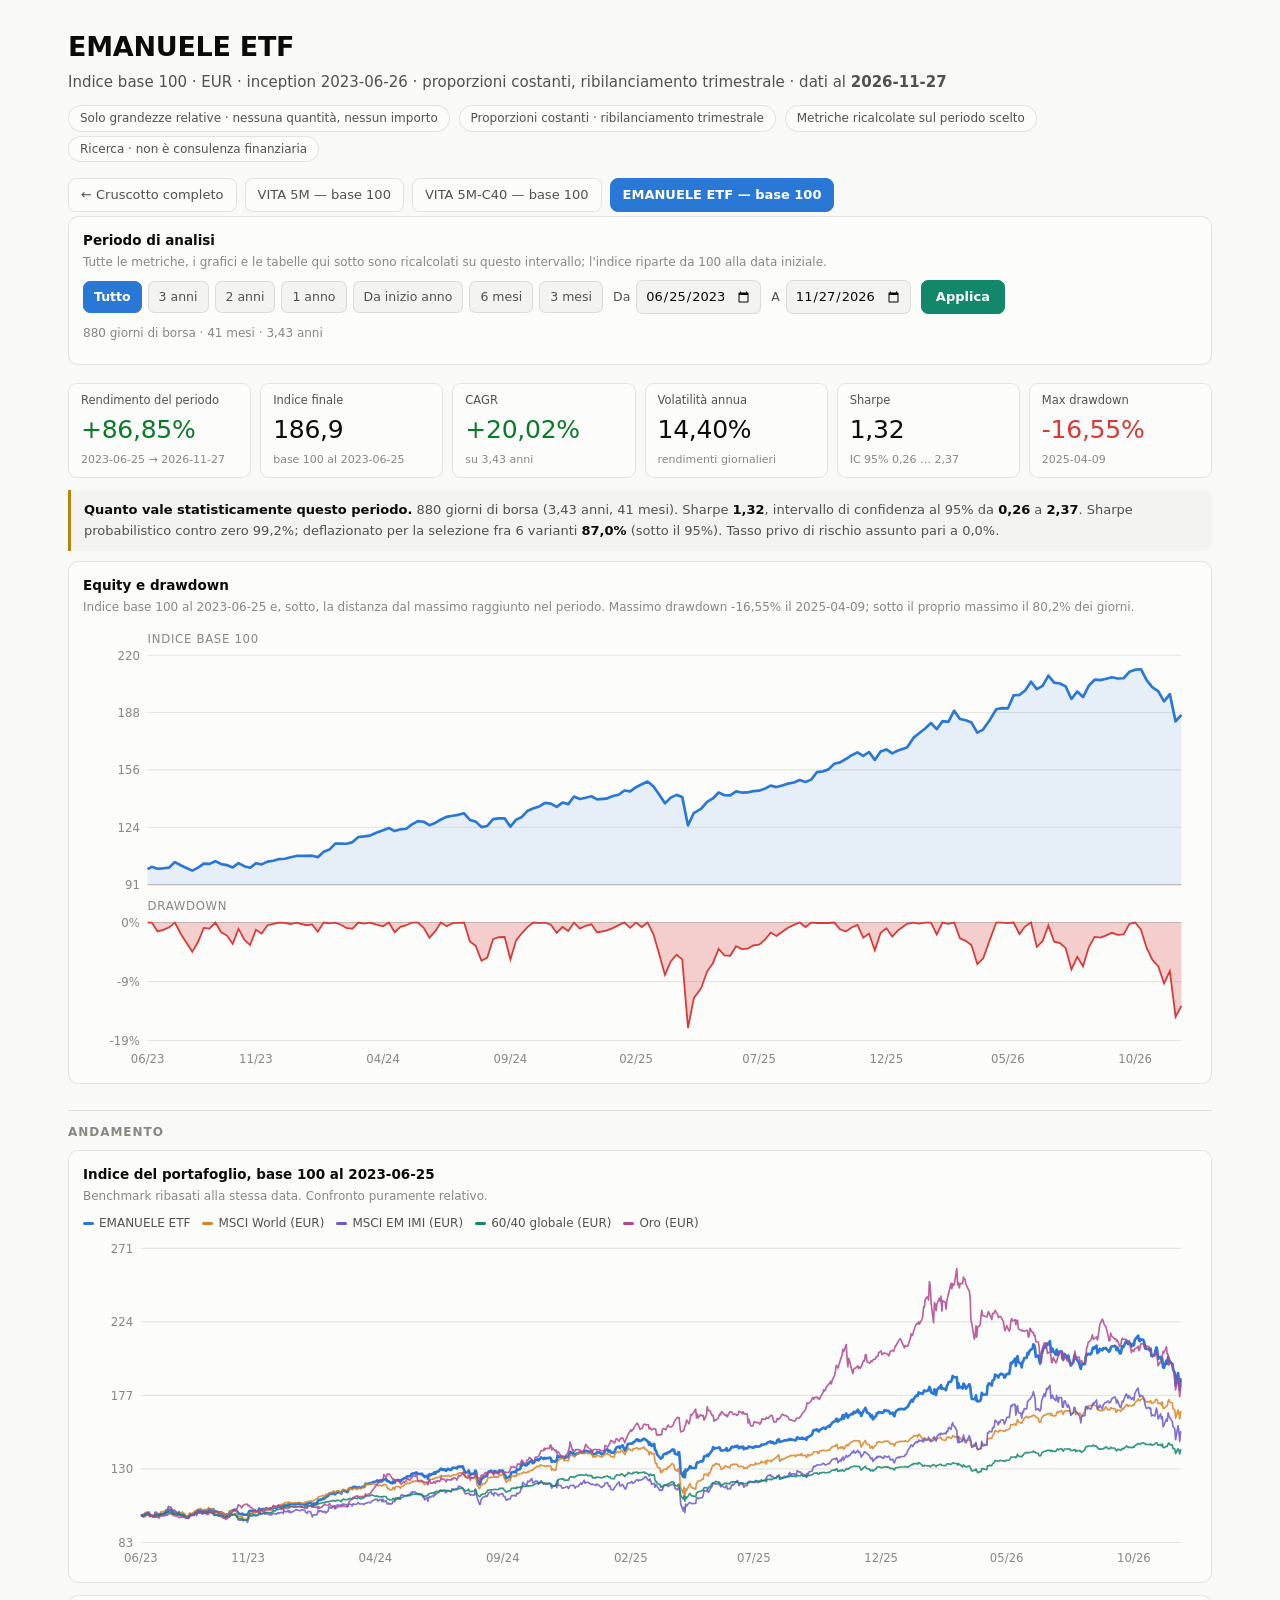
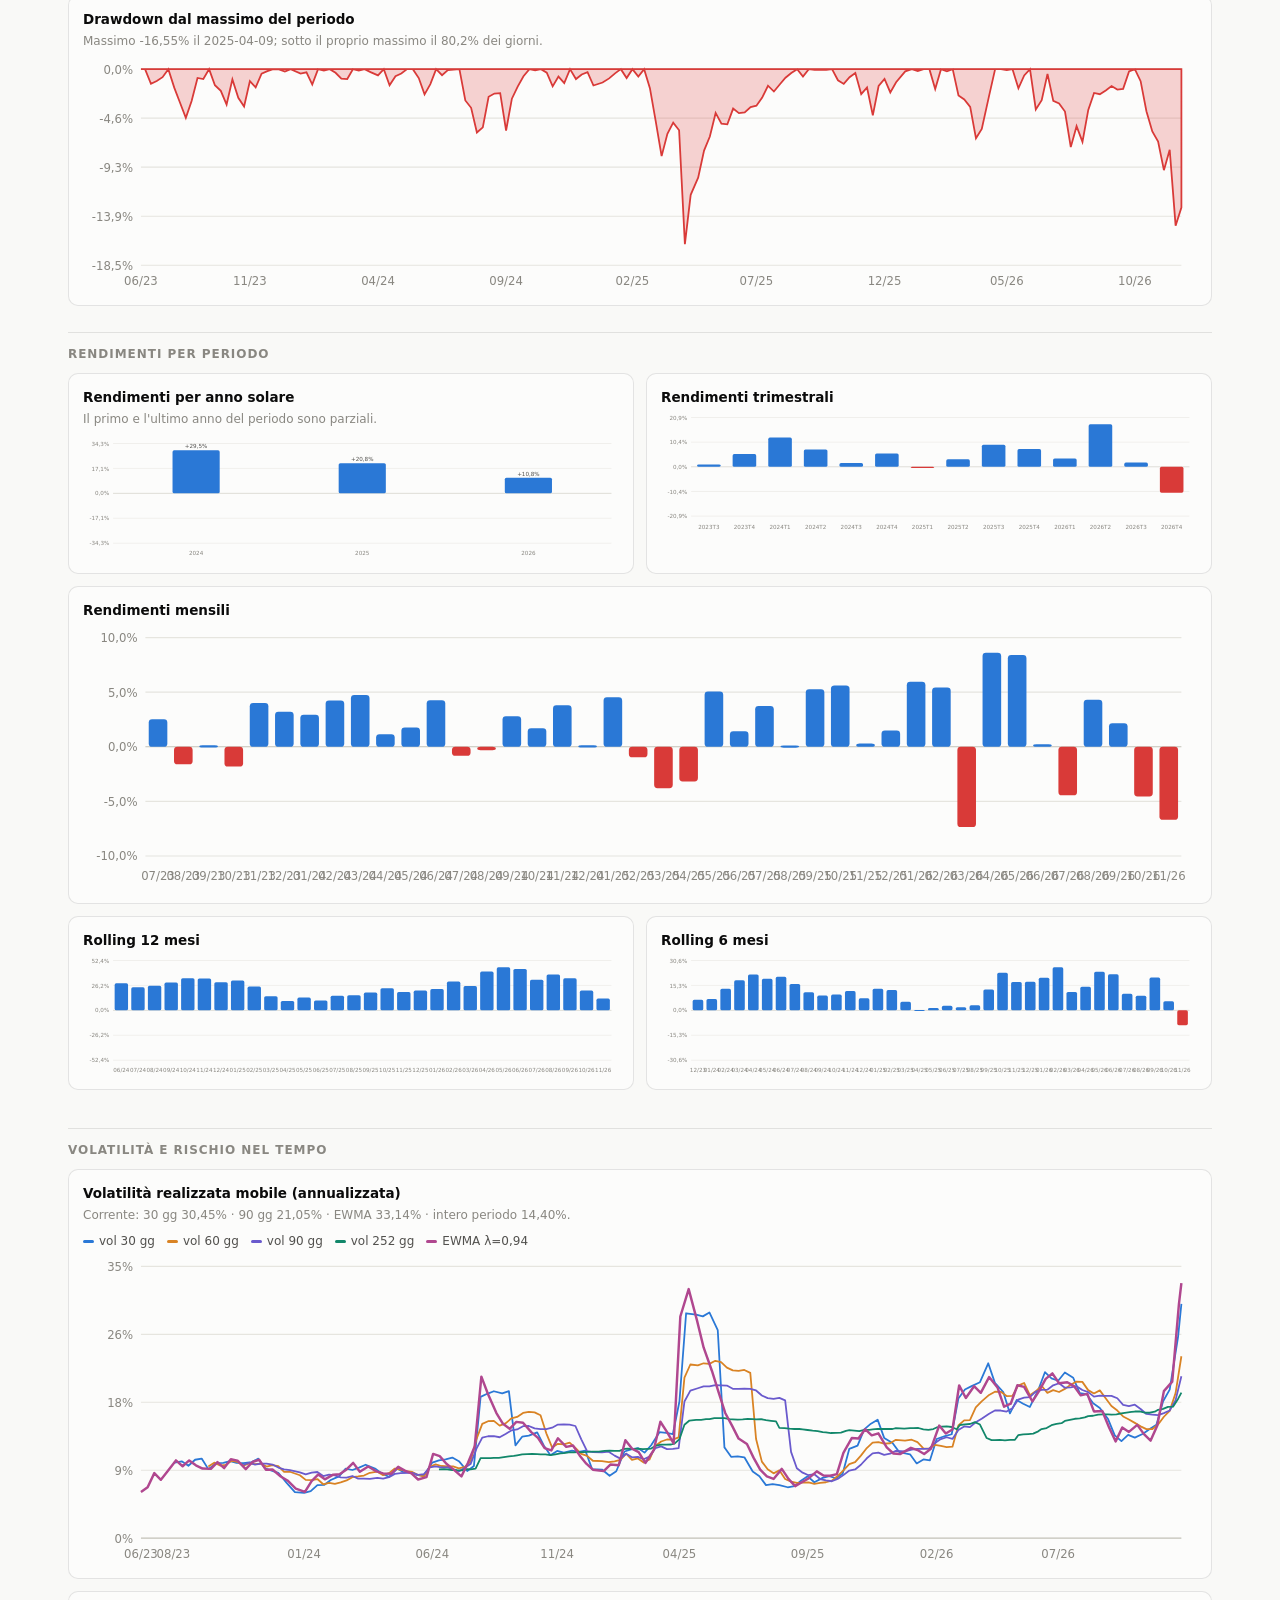
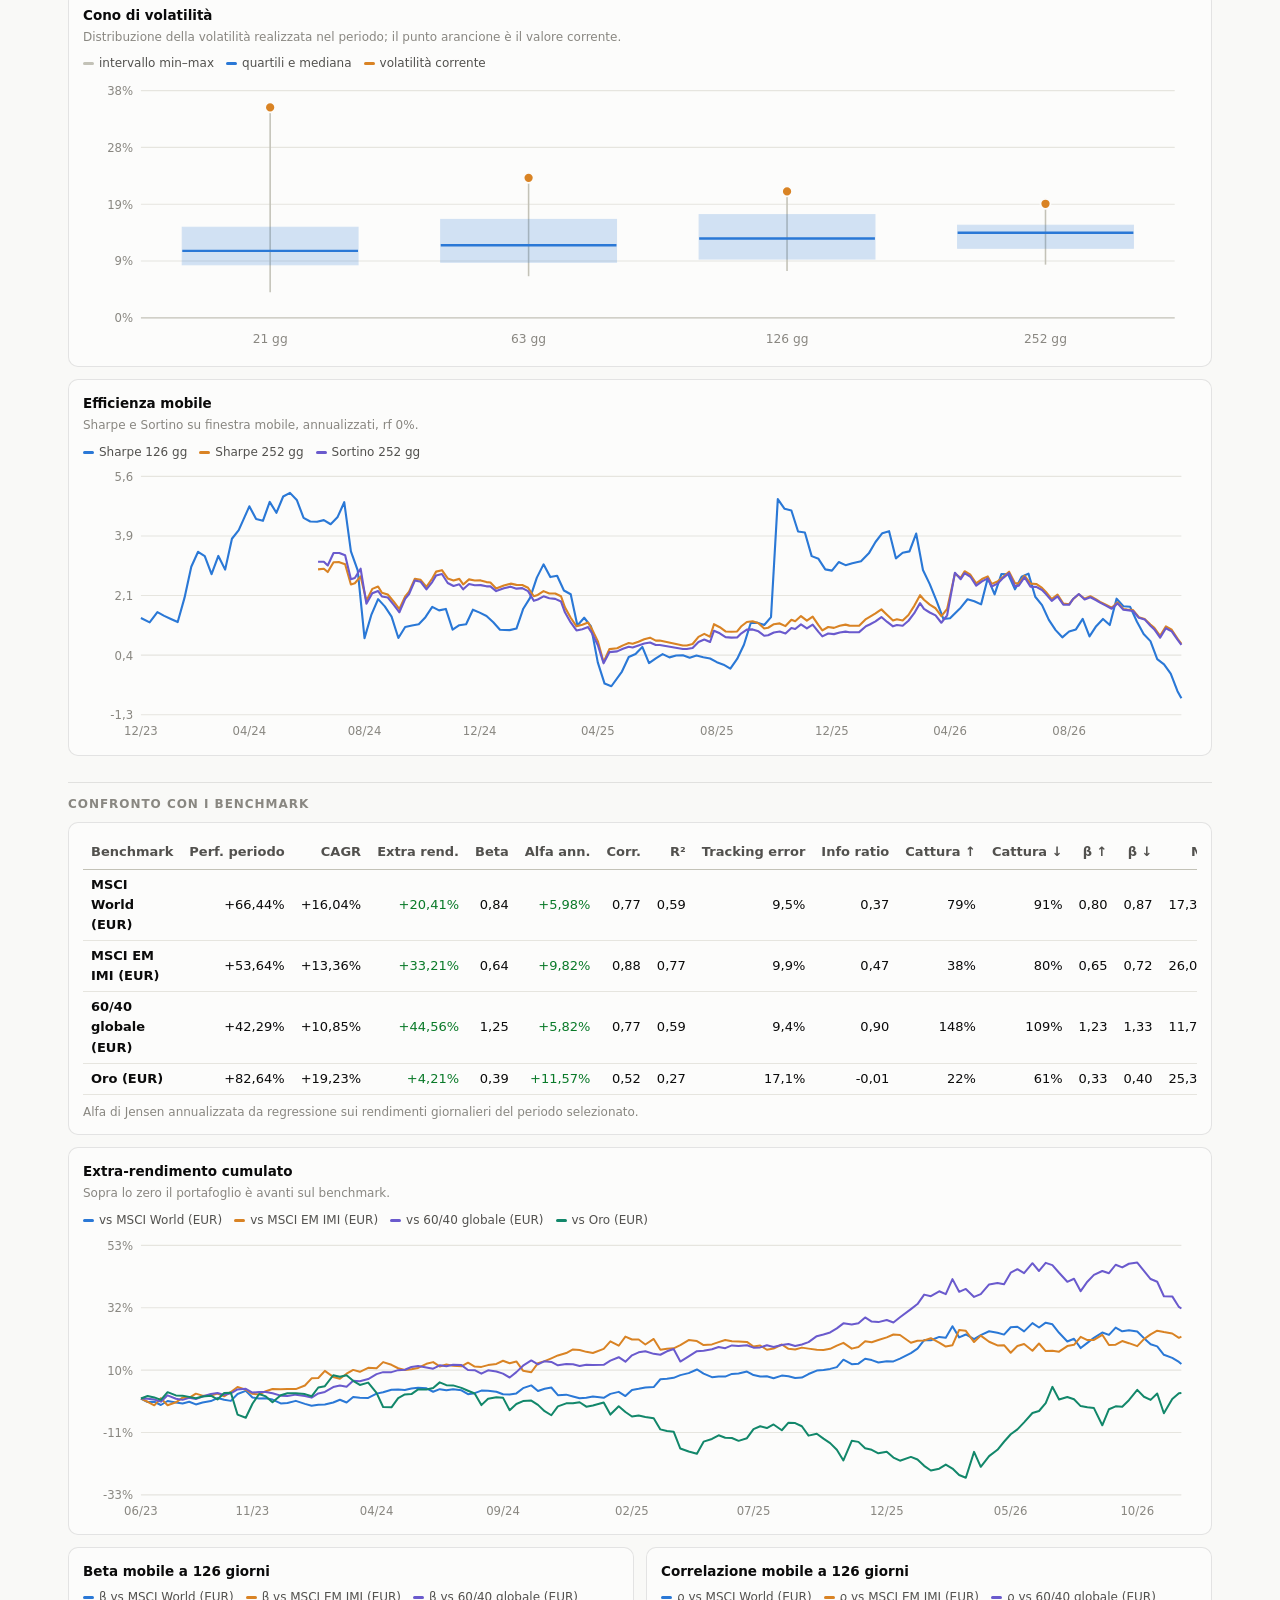
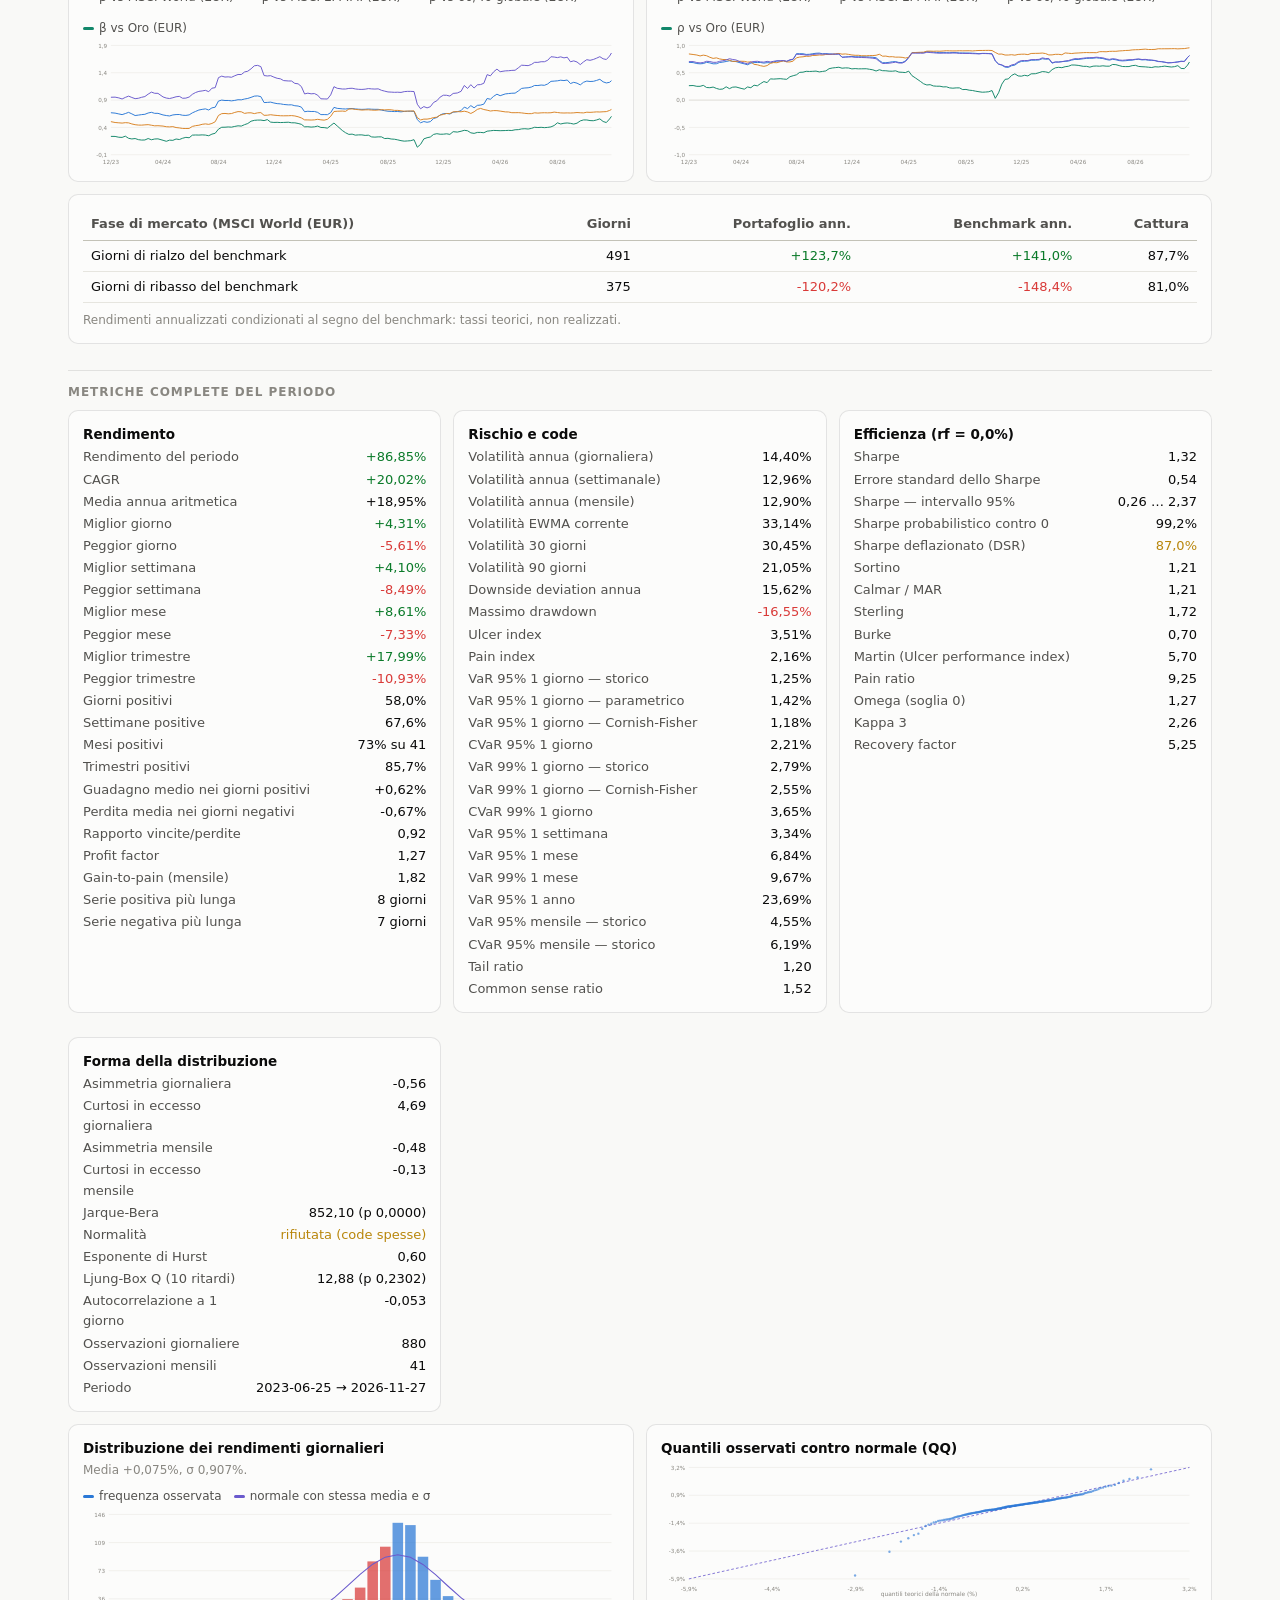
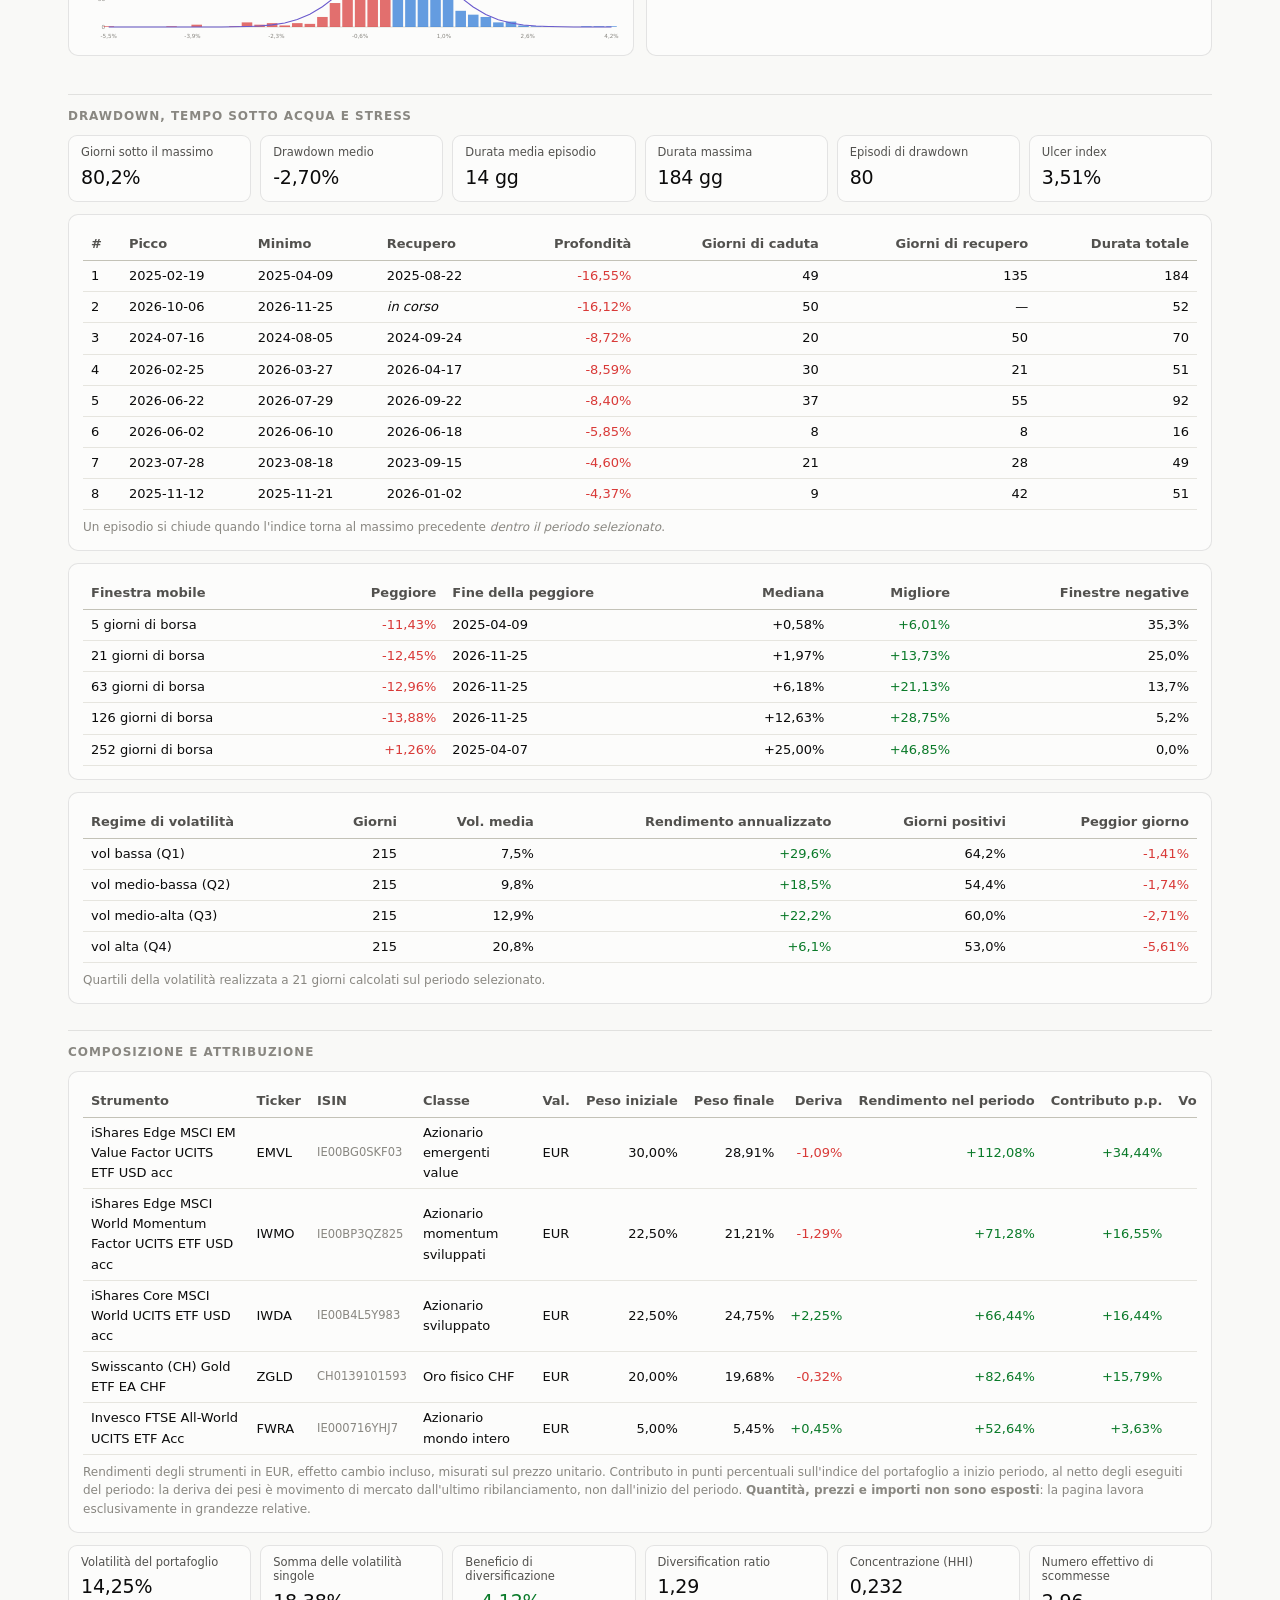
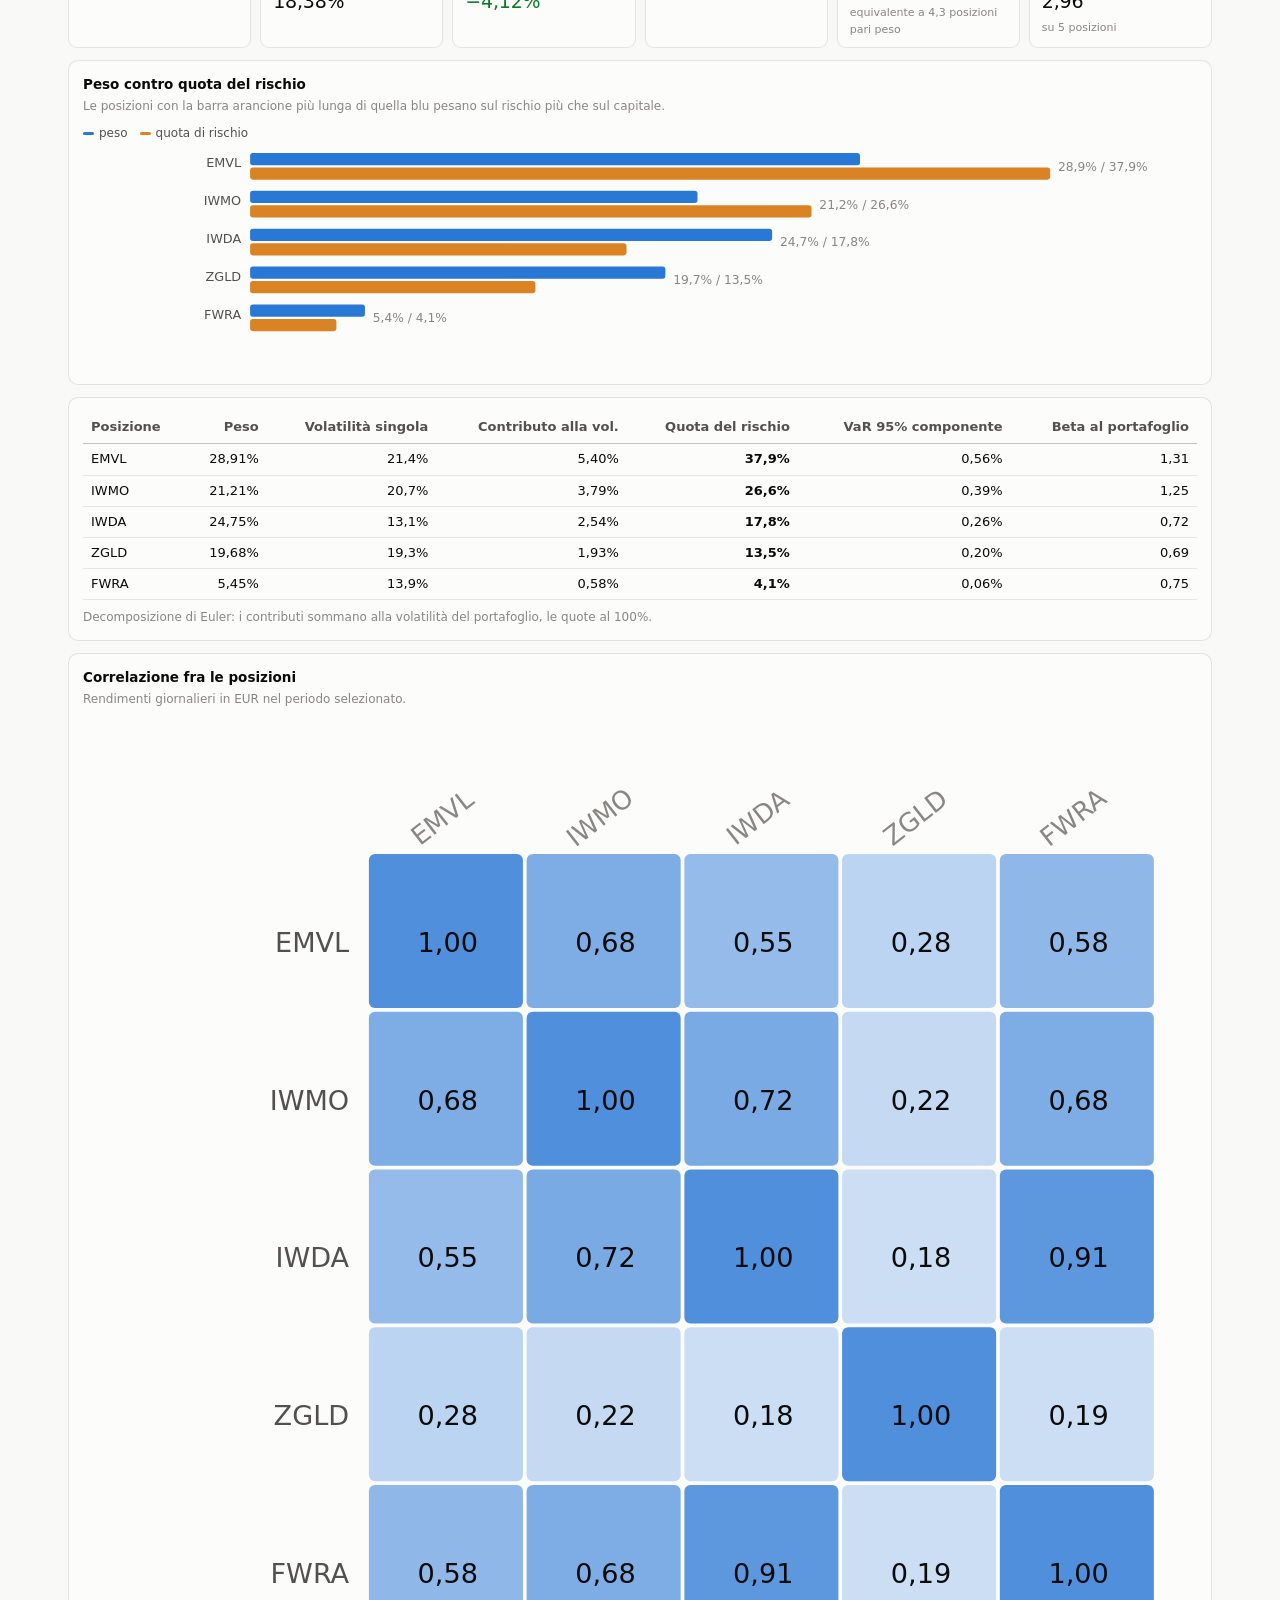
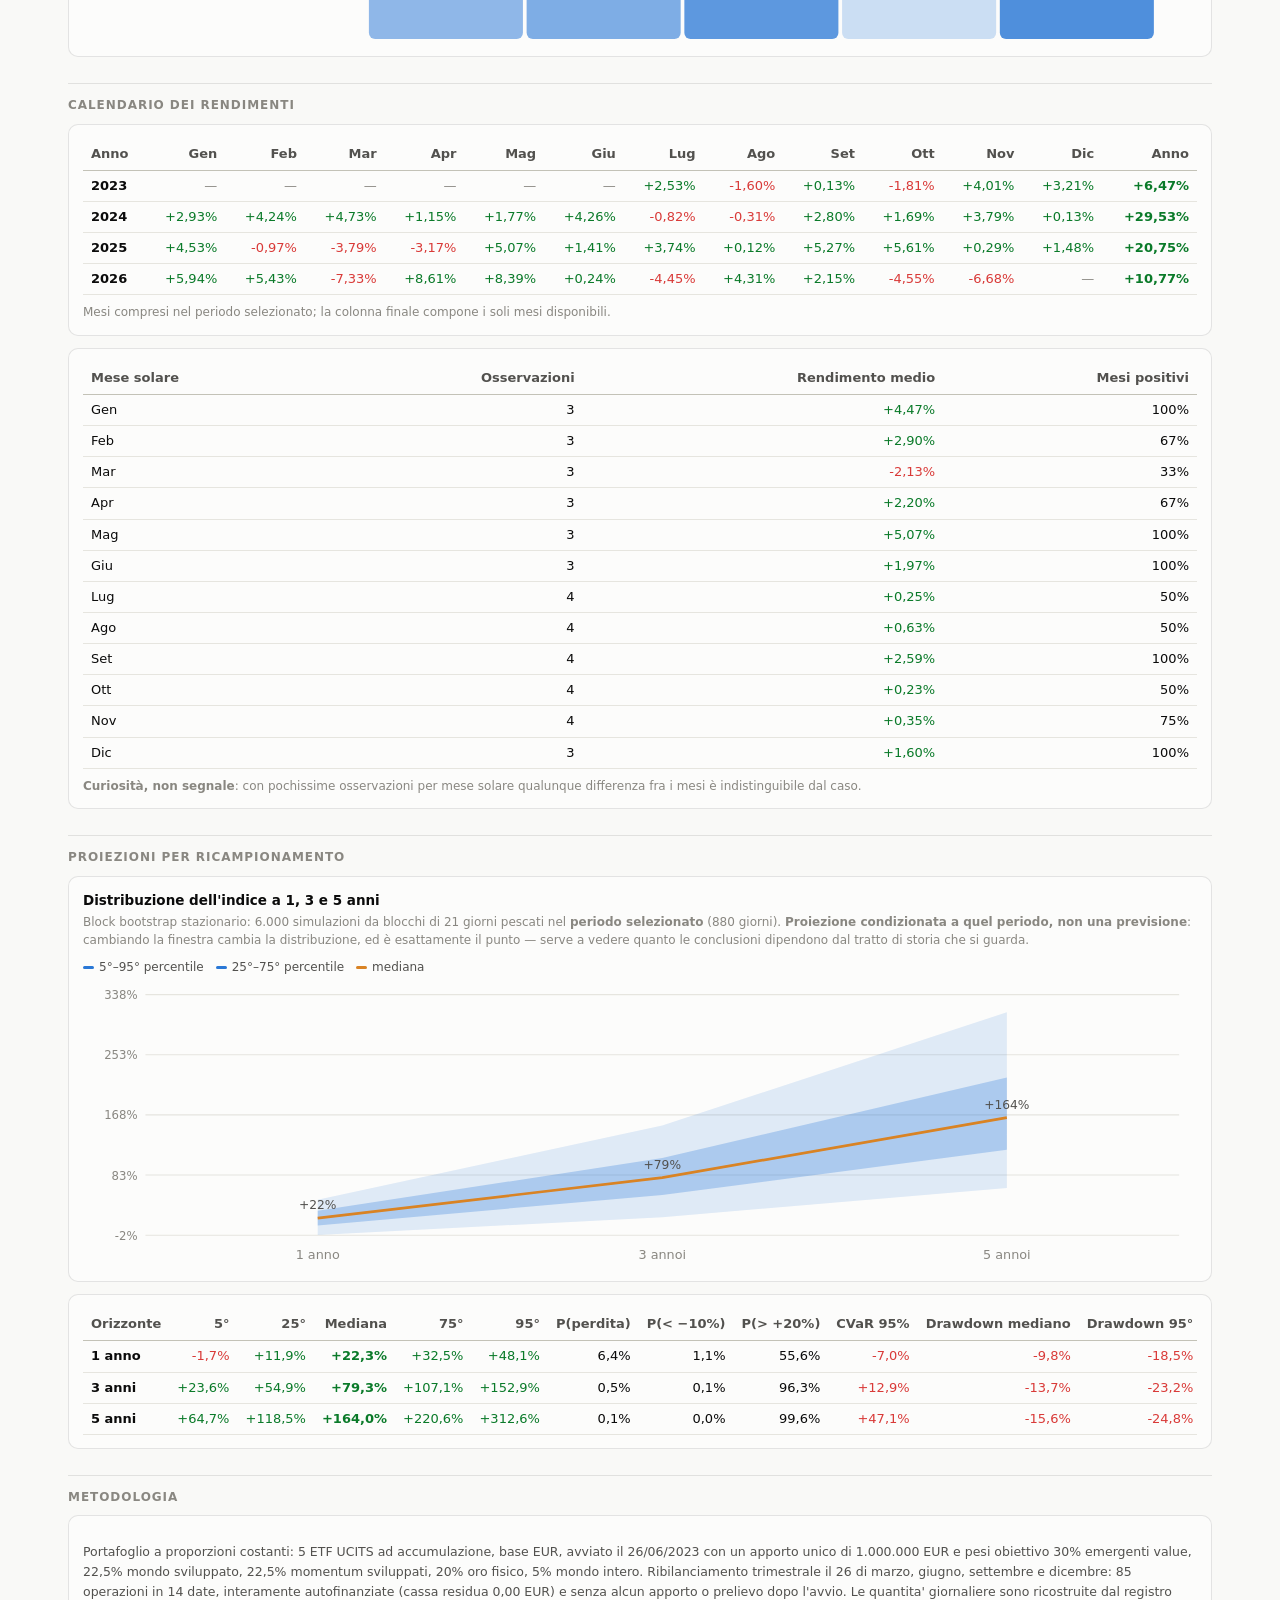
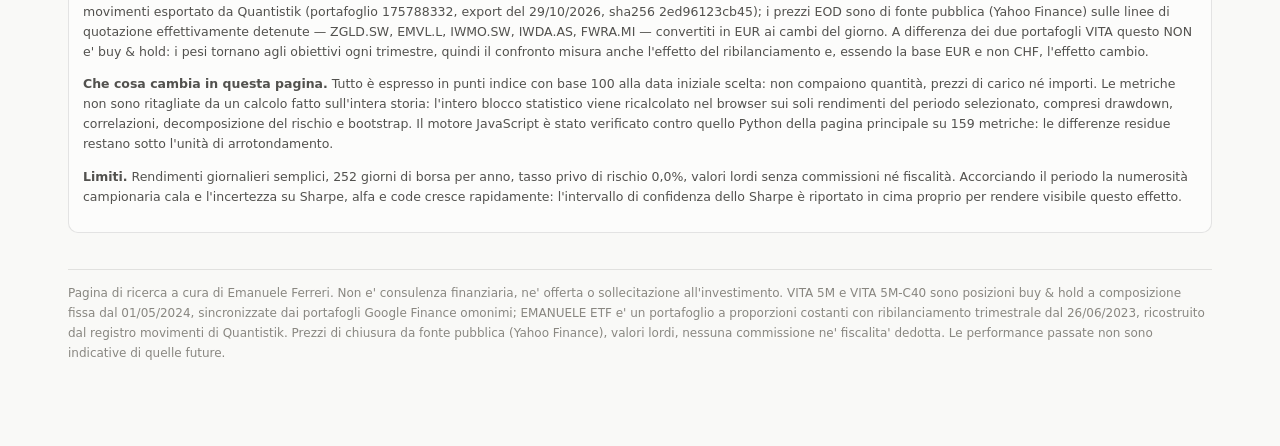
<file: emanuele-etf.html>
<!doctype html>
<html lang="it">
<head>
<meta charset="utf-8">
<meta name="viewport" content="width=device-width, initial-scale=1">
<title>EMANUELE ETF — indice base 100</title>
<meta name="description" content="Cruscotto quantitativo di EMANUELE ETF in punti indice, con periodo di analisi a scelta.">
<link rel="stylesheet" href="assets/stile.css?v=ea2dd3a1a5">
</head>
<body>
<div class="wrap">
  <header>
    <h1 id="titolo">EMANUELE ETF</h1>
    <p class="sub" id="sottotitolo">—</p>
    <span class="pill">Solo grandezze relative · nessuna quantità, nessun importo</span>
    <span class="pill">Proporzioni costanti · ribilanciamento trimestrale</span>
    <span class="pill">Metriche ricalcolate sul periodo scelto</span>
    <span class="pill">Ricerca · non è consulenza finanziaria</span>
    <div class="navlinks">
      <a href="./">← Cruscotto completo</a>
      <a href="vita5m.html">VITA 5M — base 100</a>
      <a href="vita5m-c40.html">VITA 5M-C40 — base 100</a>
      <a href="emanuele-etf.html" class="qui">EMANUELE ETF — base 100</a>
    </div>
  </header>
  <div id="app"></div>
  <p class="foot" id="piede"></p>
</div>
<script src="assets/grafici.js?v=80e3233ef8"></script>
<script src="assets/quant.js?v=378b1be8ed"></script>
<script src="assets/ribasata.js?v=18a0142bb6"></script>
<script>
avvia("emanuele_etf", "vita5m.html").catch(e=>{
  document.getElementById("app").innerHTML =
    '<div class="flag"><b>Errore nel caricamento dei dati.</b> '+e+'</div>';
});
</script>
</body>
</html>
</file>
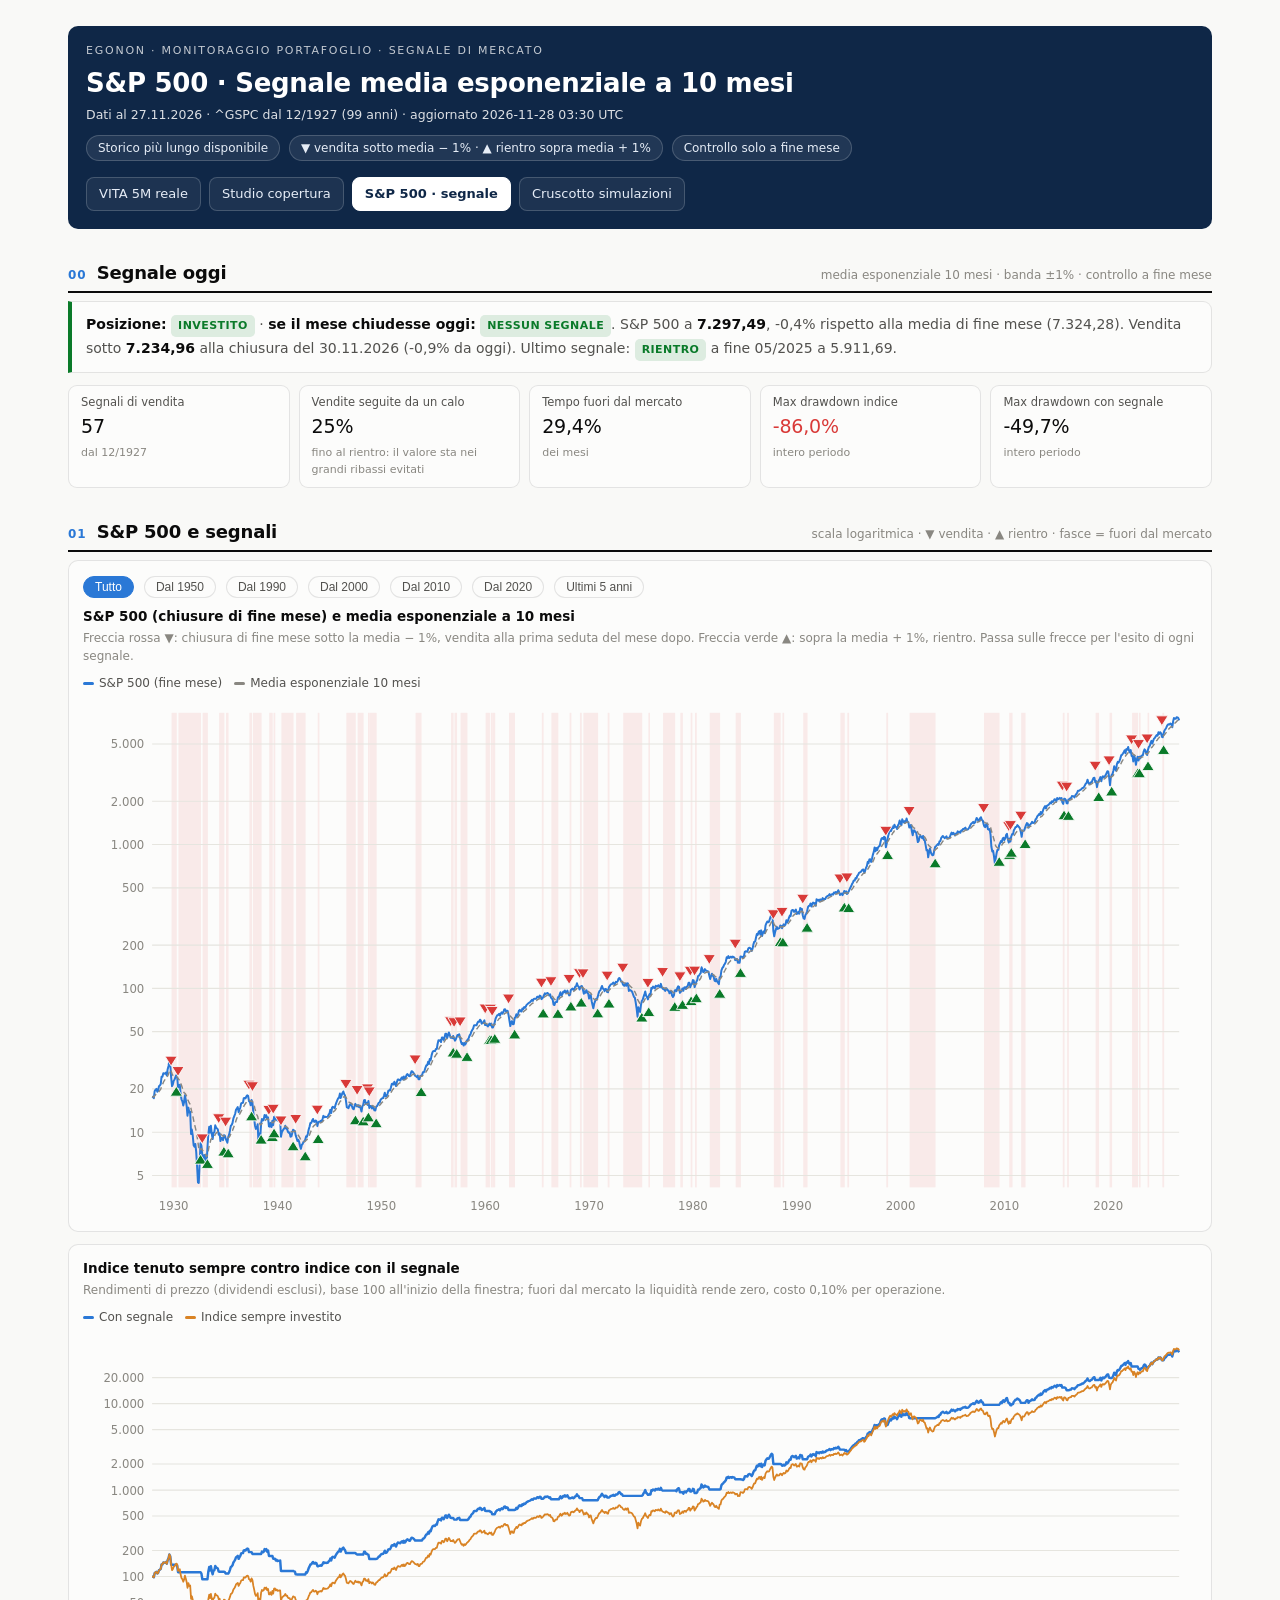
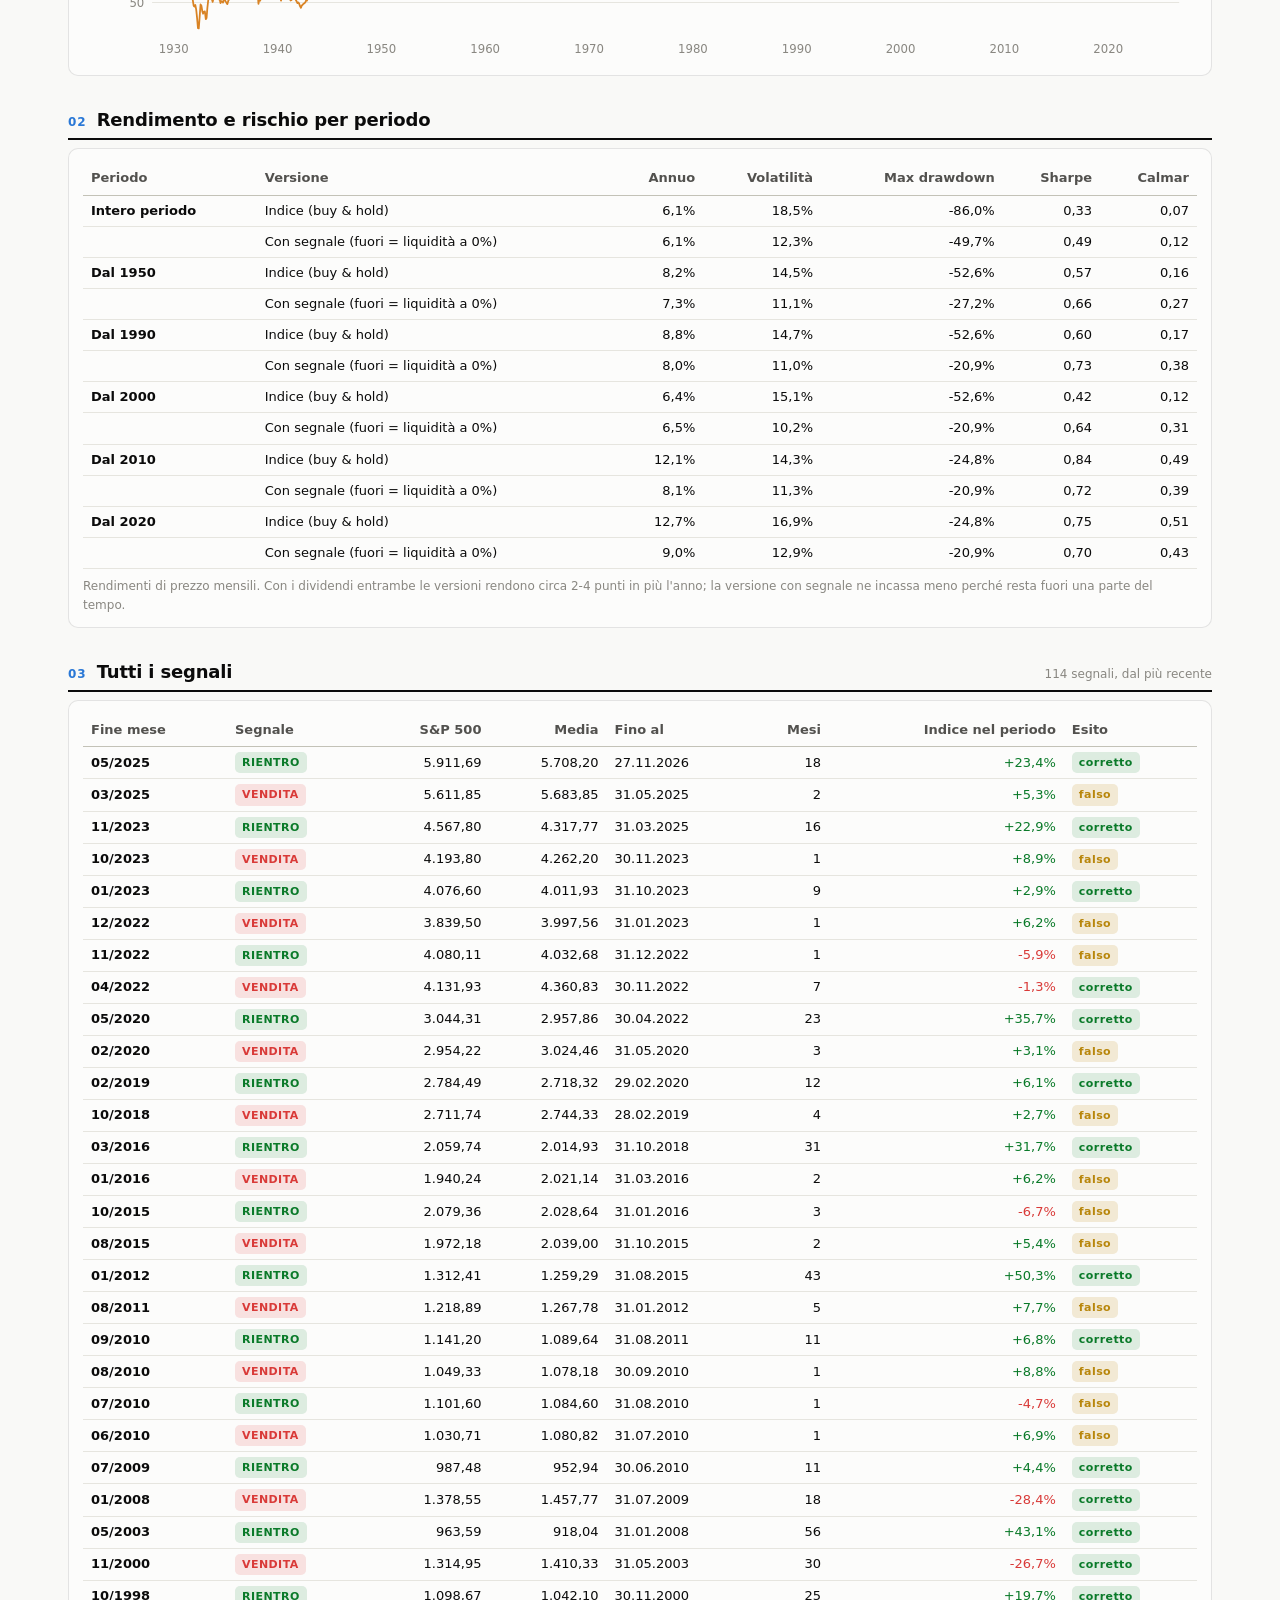
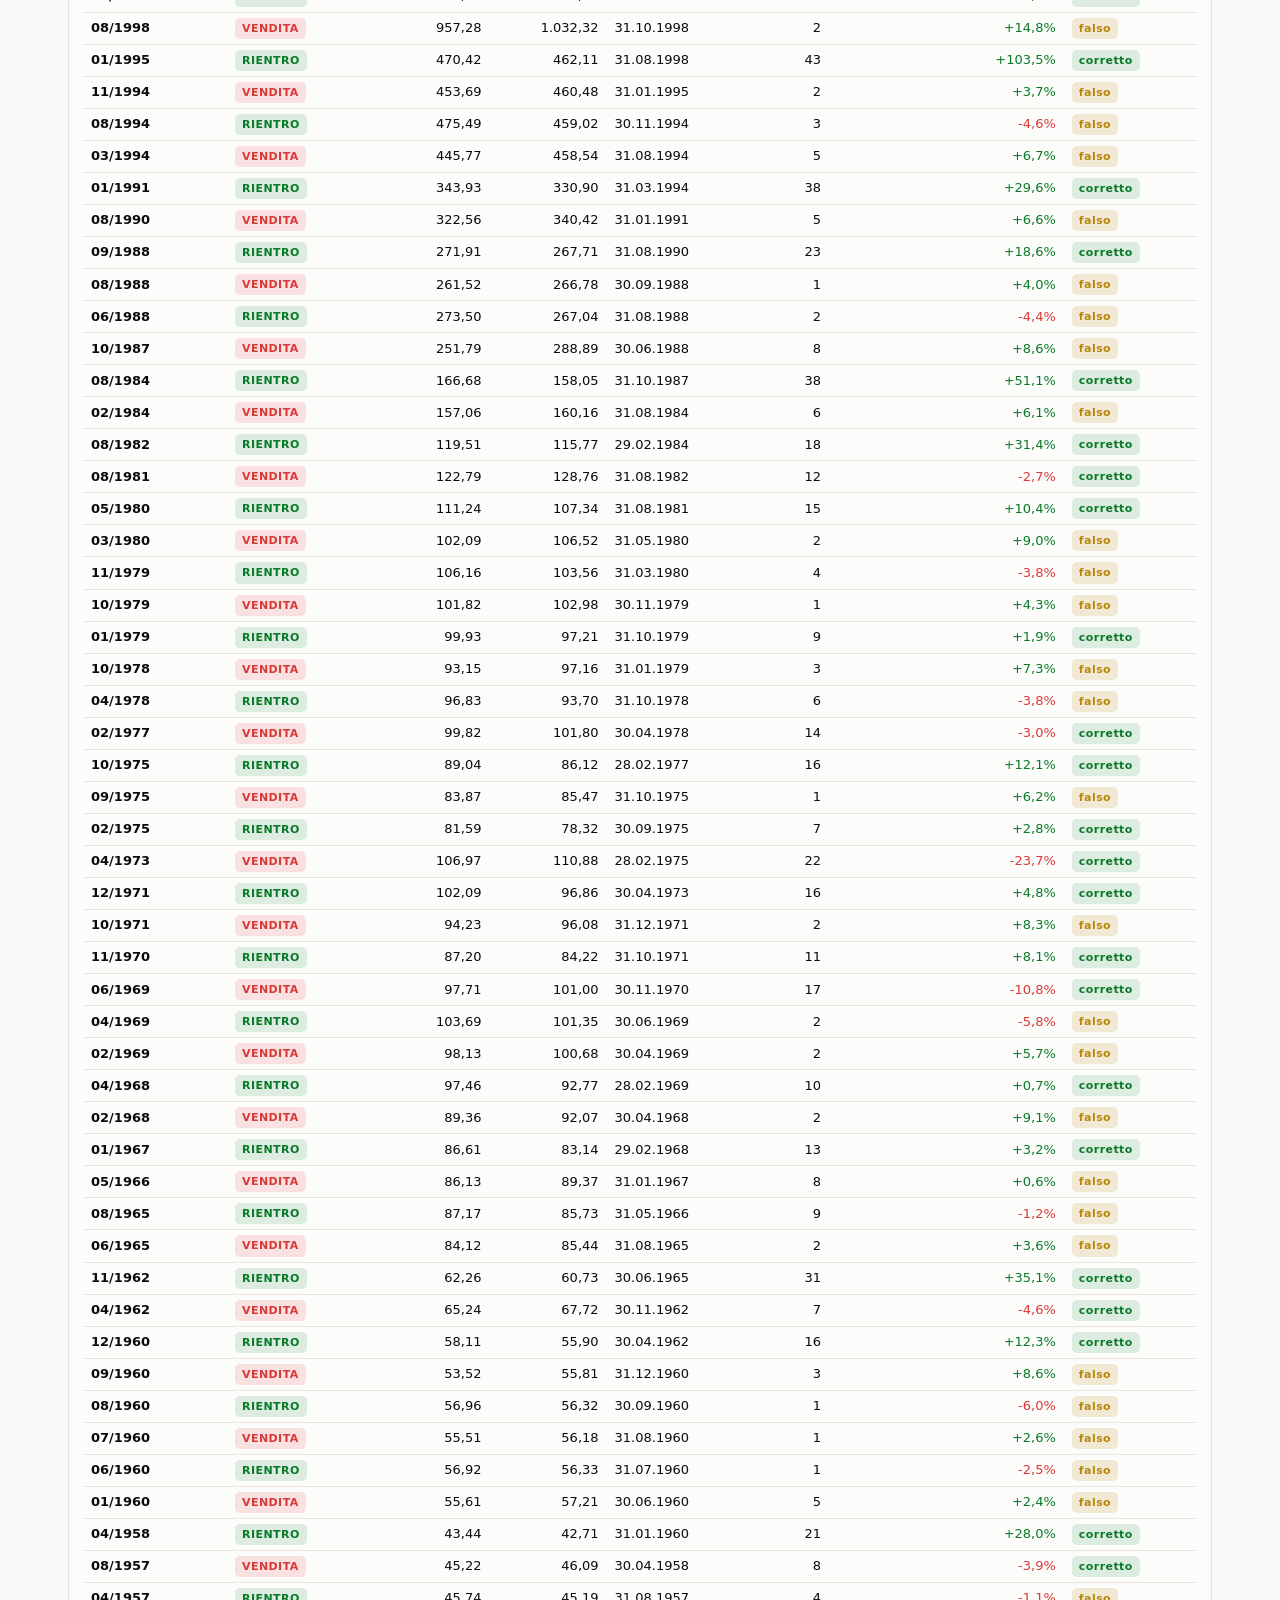
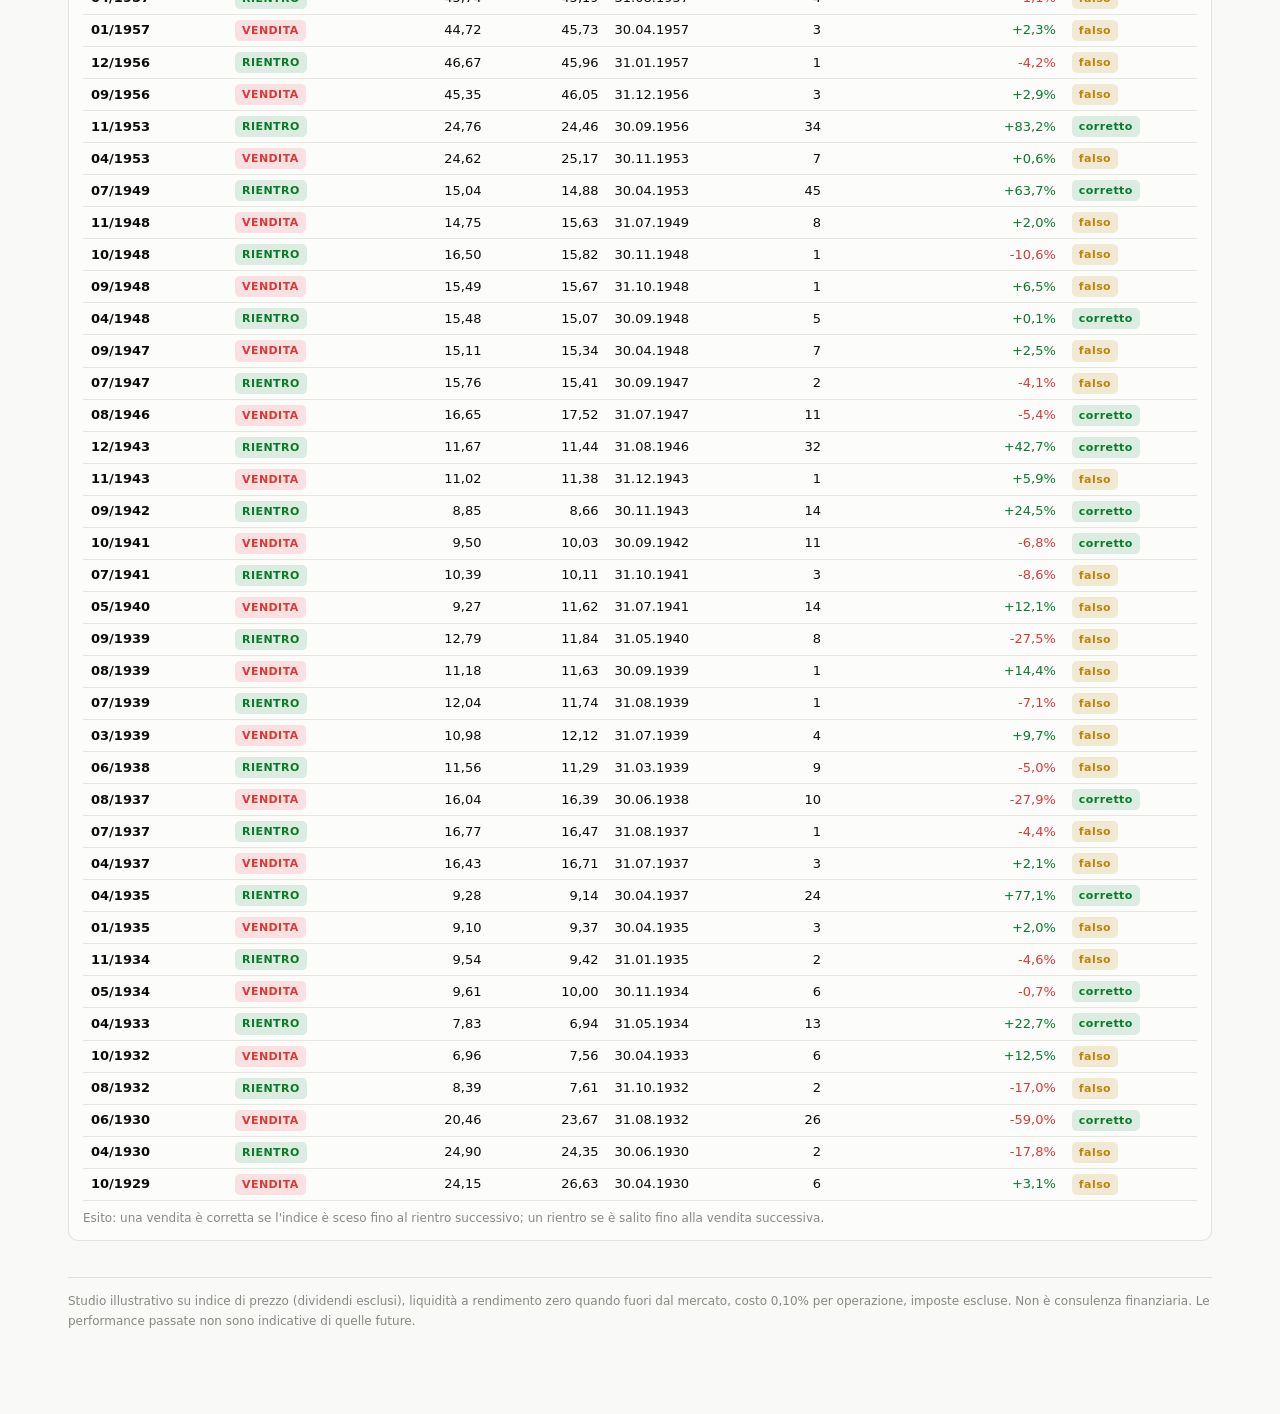
<file: spx-segnale.html>
<!doctype html>
<html lang="it">
<head>
<meta charset="utf-8">
<meta name="viewport" content="width=device-width, initial-scale=1">
<title>S&amp;P 500 · Segnale della media esponenziale a 10 mesi — storico dal 1927</title>
<meta name="description" content="S&P 500 dal 1927 con i segnali di vendita e rientro della media esponenziale a 10 mesi.">
<meta name="robots" content="noindex">
<link rel="stylesheet" href="assets/stile.css?v=ea2dd3a1a5">
<link rel="stylesheet" href="assets/reale.css?v=942a5ac4c9">
</head>
<body>
<div class="wrap">
  <header class="mast">
    <div class="lbl">Egonon · Monitoraggio portafoglio · Segnale di mercato</div>
    <h1>S&amp;P 500 · Segnale media esponenziale a 10 mesi</h1>
    <div class="meta" id="meta">—</div>
    <div style="margin-top:8px">
      <span class="pill">Storico più lungo disponibile</span>
      <span class="pill">▼ vendita sotto media − 1% · ▲ rientro sopra media + 1%</span>
      <span class="pill">Controllo solo a fine mese</span>
    </div>
    <div class="navlinks">
      <a href="vita5m-reale.html">VITA 5M reale</a>
      <a href="vita5m-copertura.html">Studio copertura</a>
      <a href="spx-segnale.html" class="qui">S&amp;P 500 · segnale</a>
      <a href="./">Cruscotto simulazioni</a>
    </div>
  </header>
  <div id="app"><p class="note">Caricamento…</p></div>
  <p class="foot" id="piede"></p>
</div>
<script src="assets/grafici.js?v=80e3233ef8"></script>
<script src="assets/spx.js?v=c25bae6523"></script>
<script>
avviaSpx().catch(e=>{
  document.getElementById("app").innerHTML =
    '<div class="flag"><b>Errore nel caricamento dei dati.</b> '+e+'</div>';
});
</script>
</body>
</html>
</file>
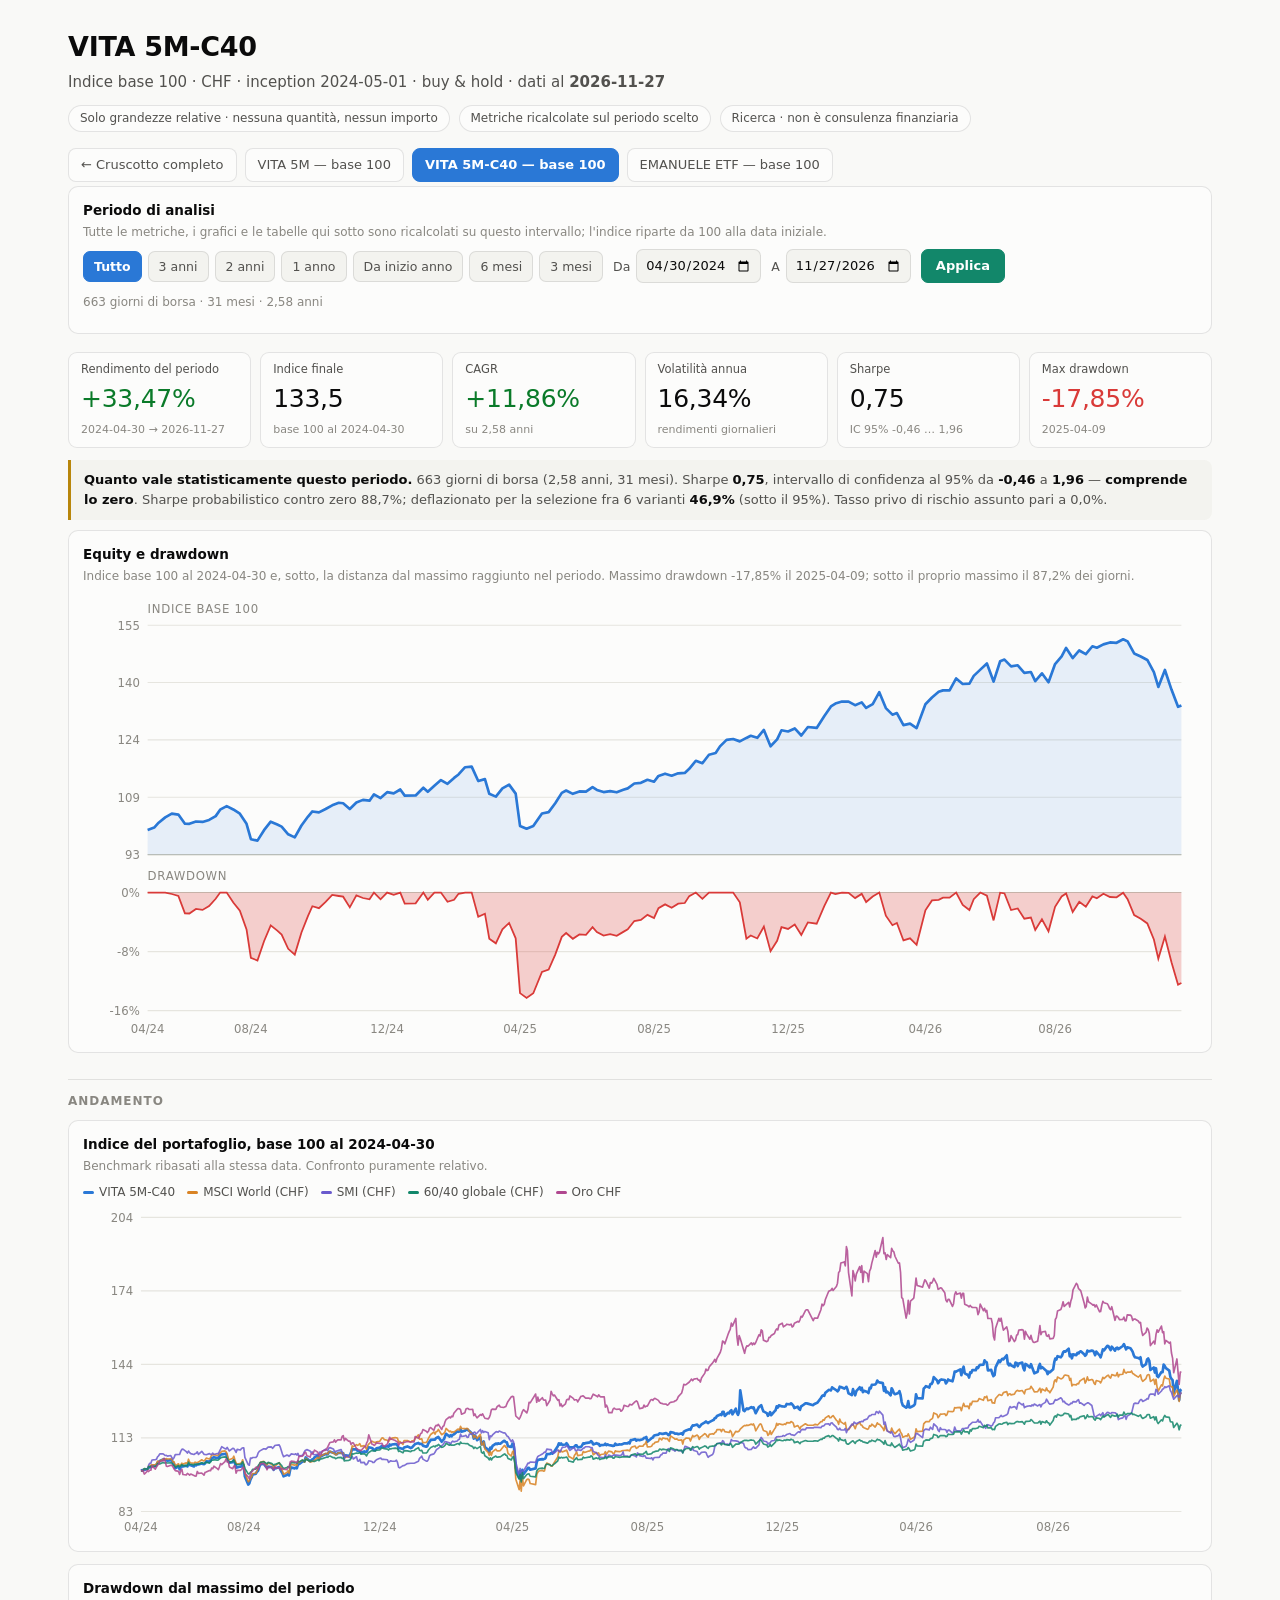
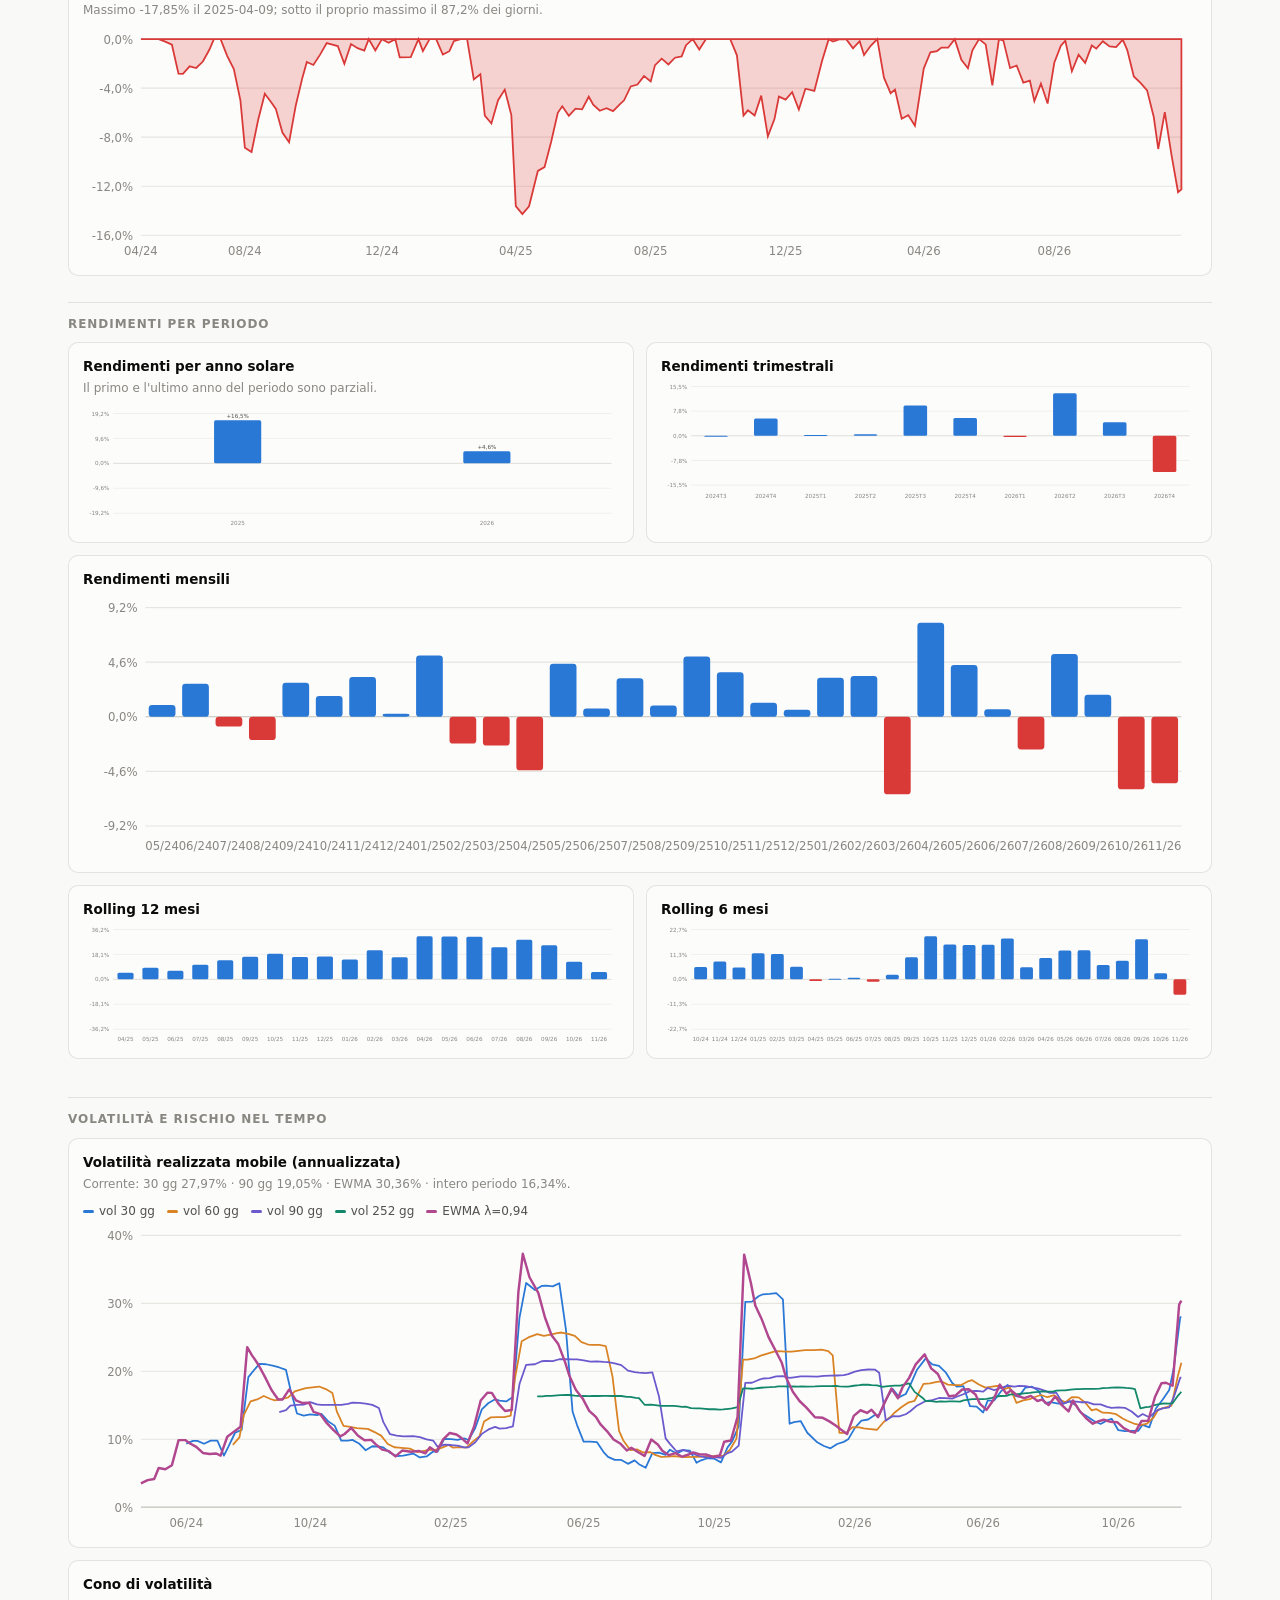
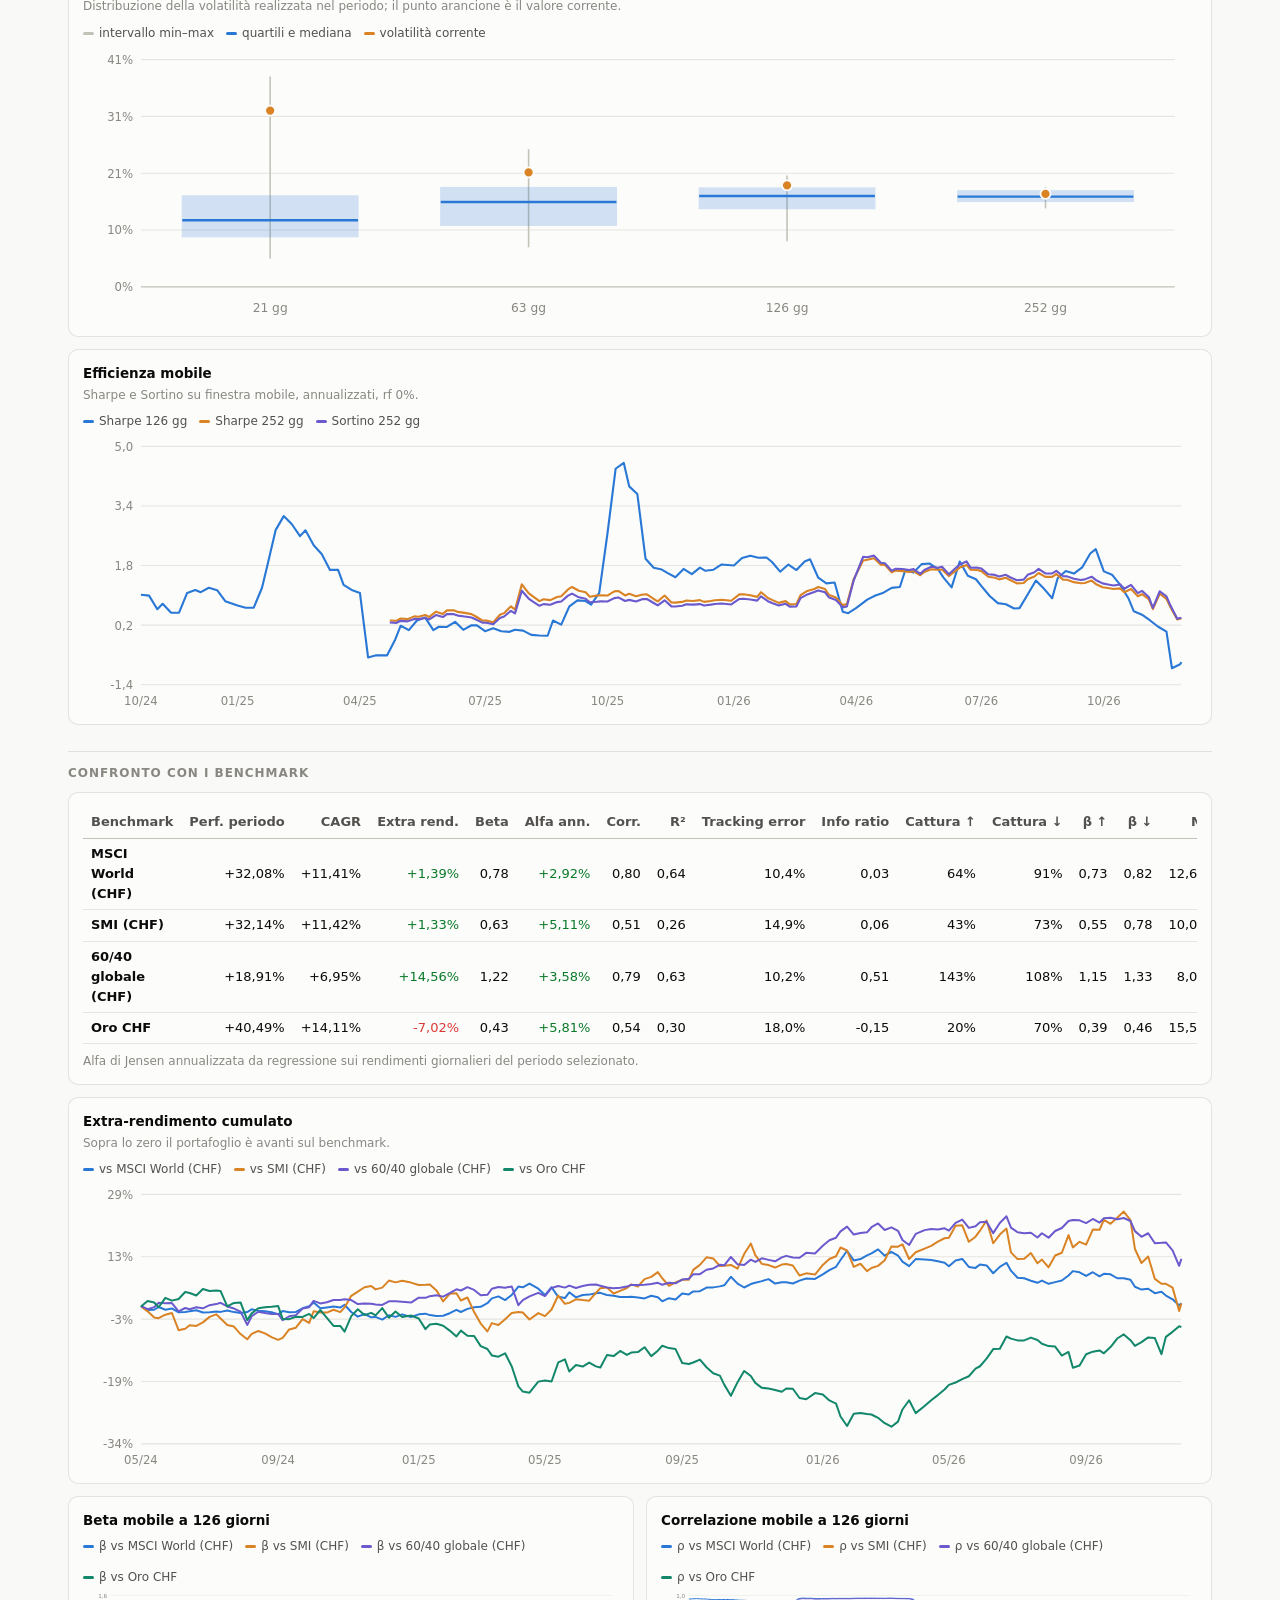
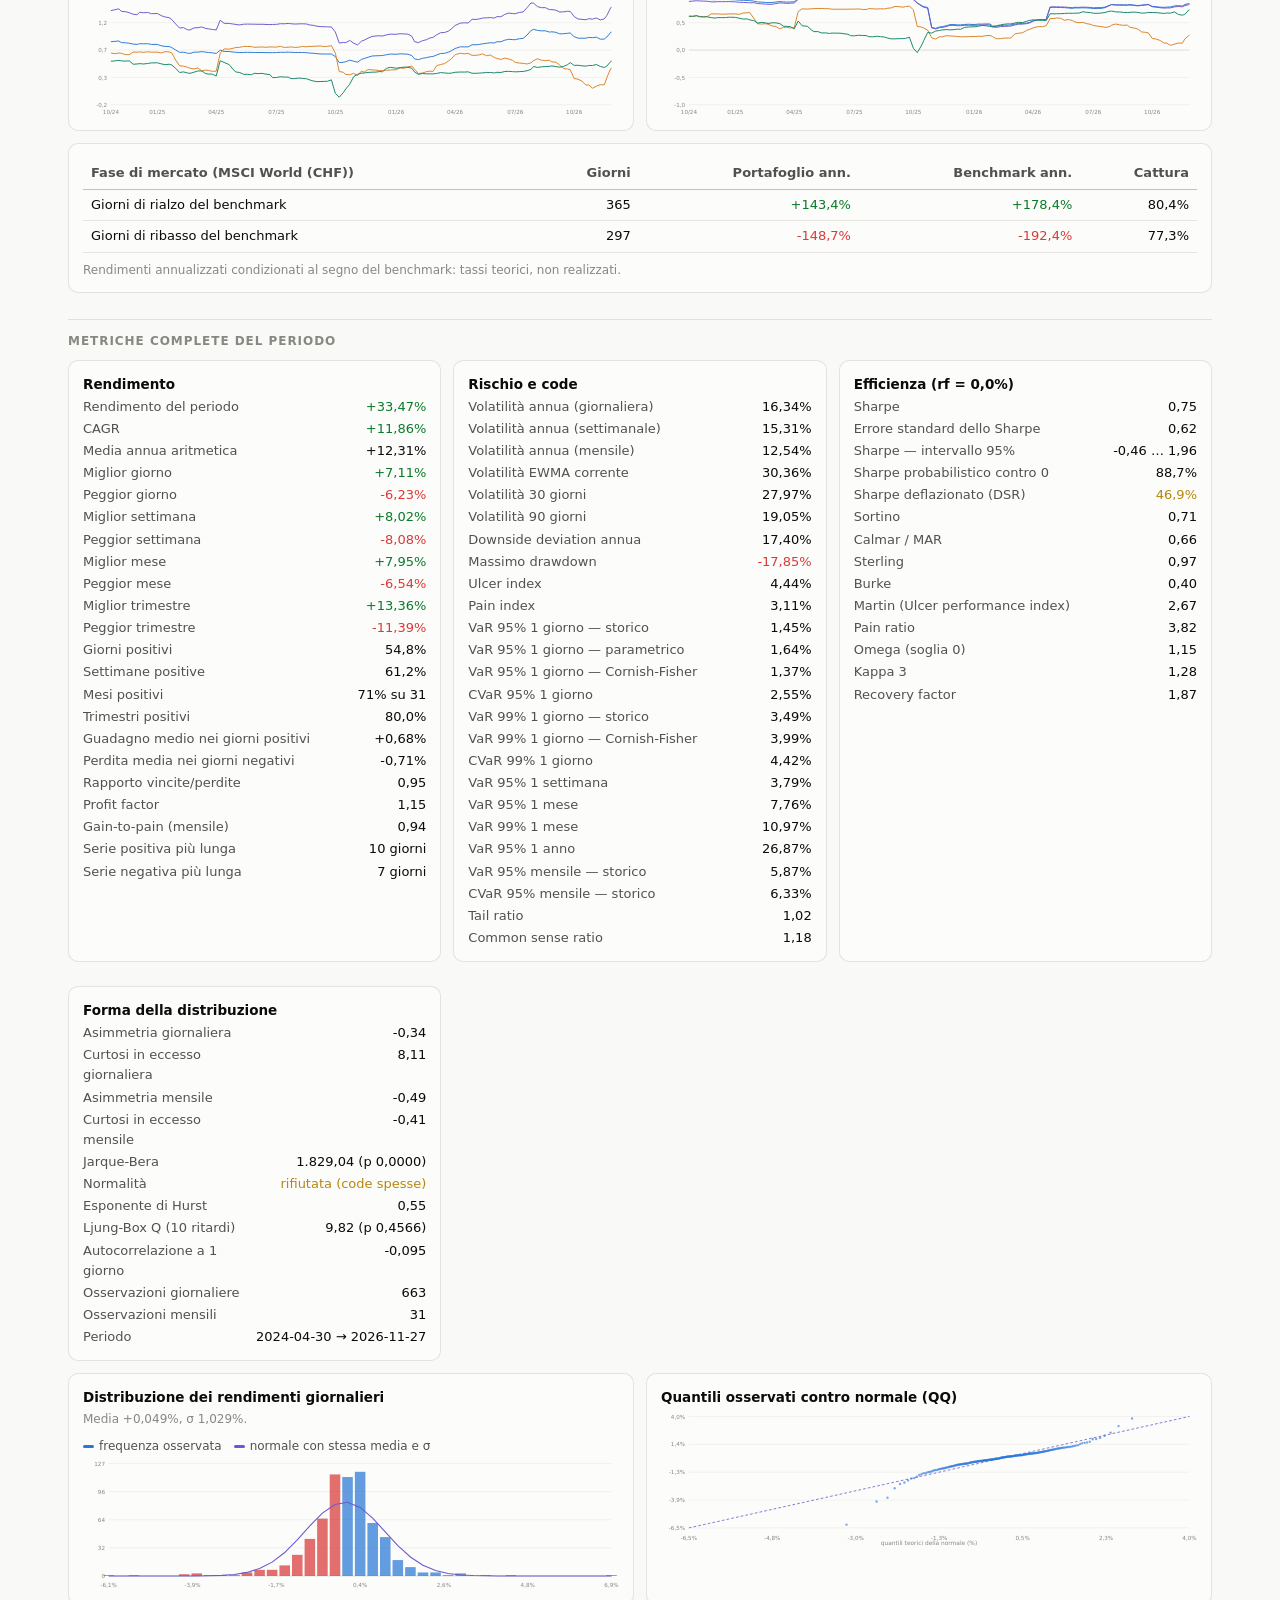
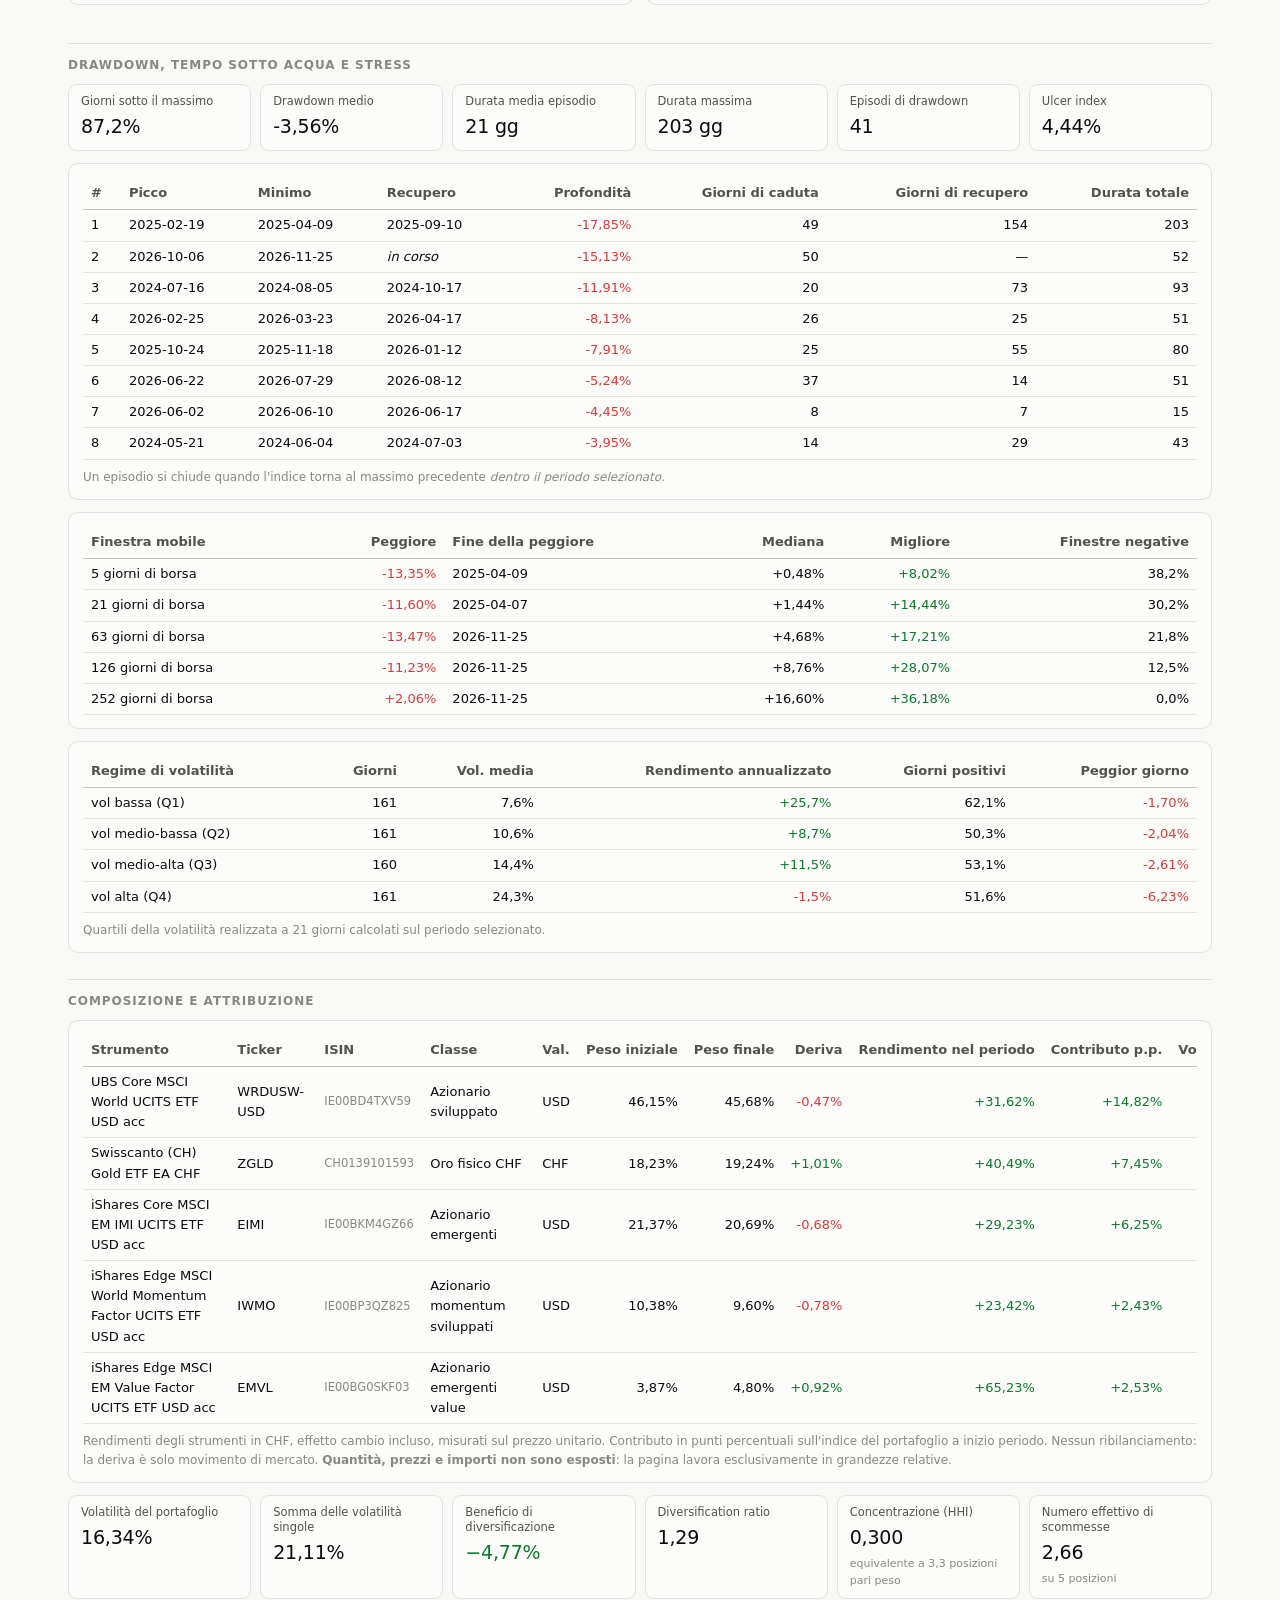
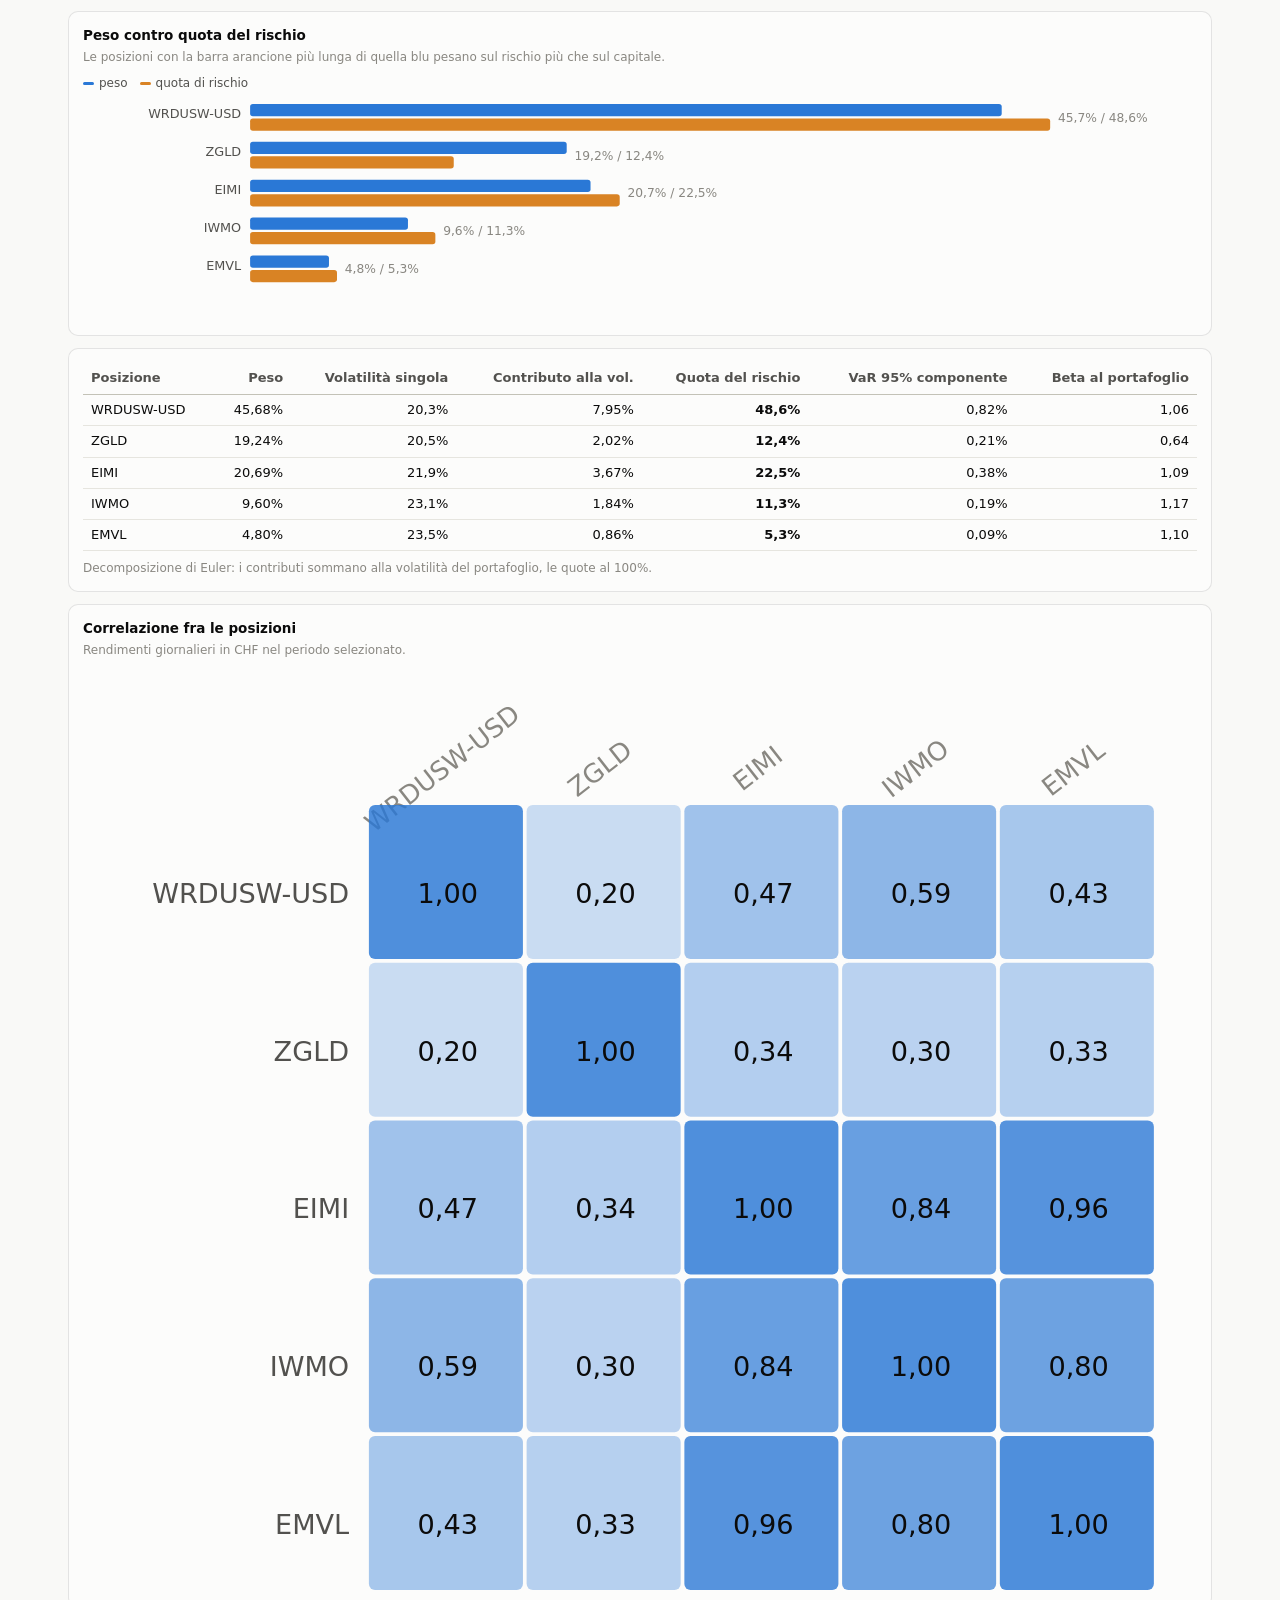
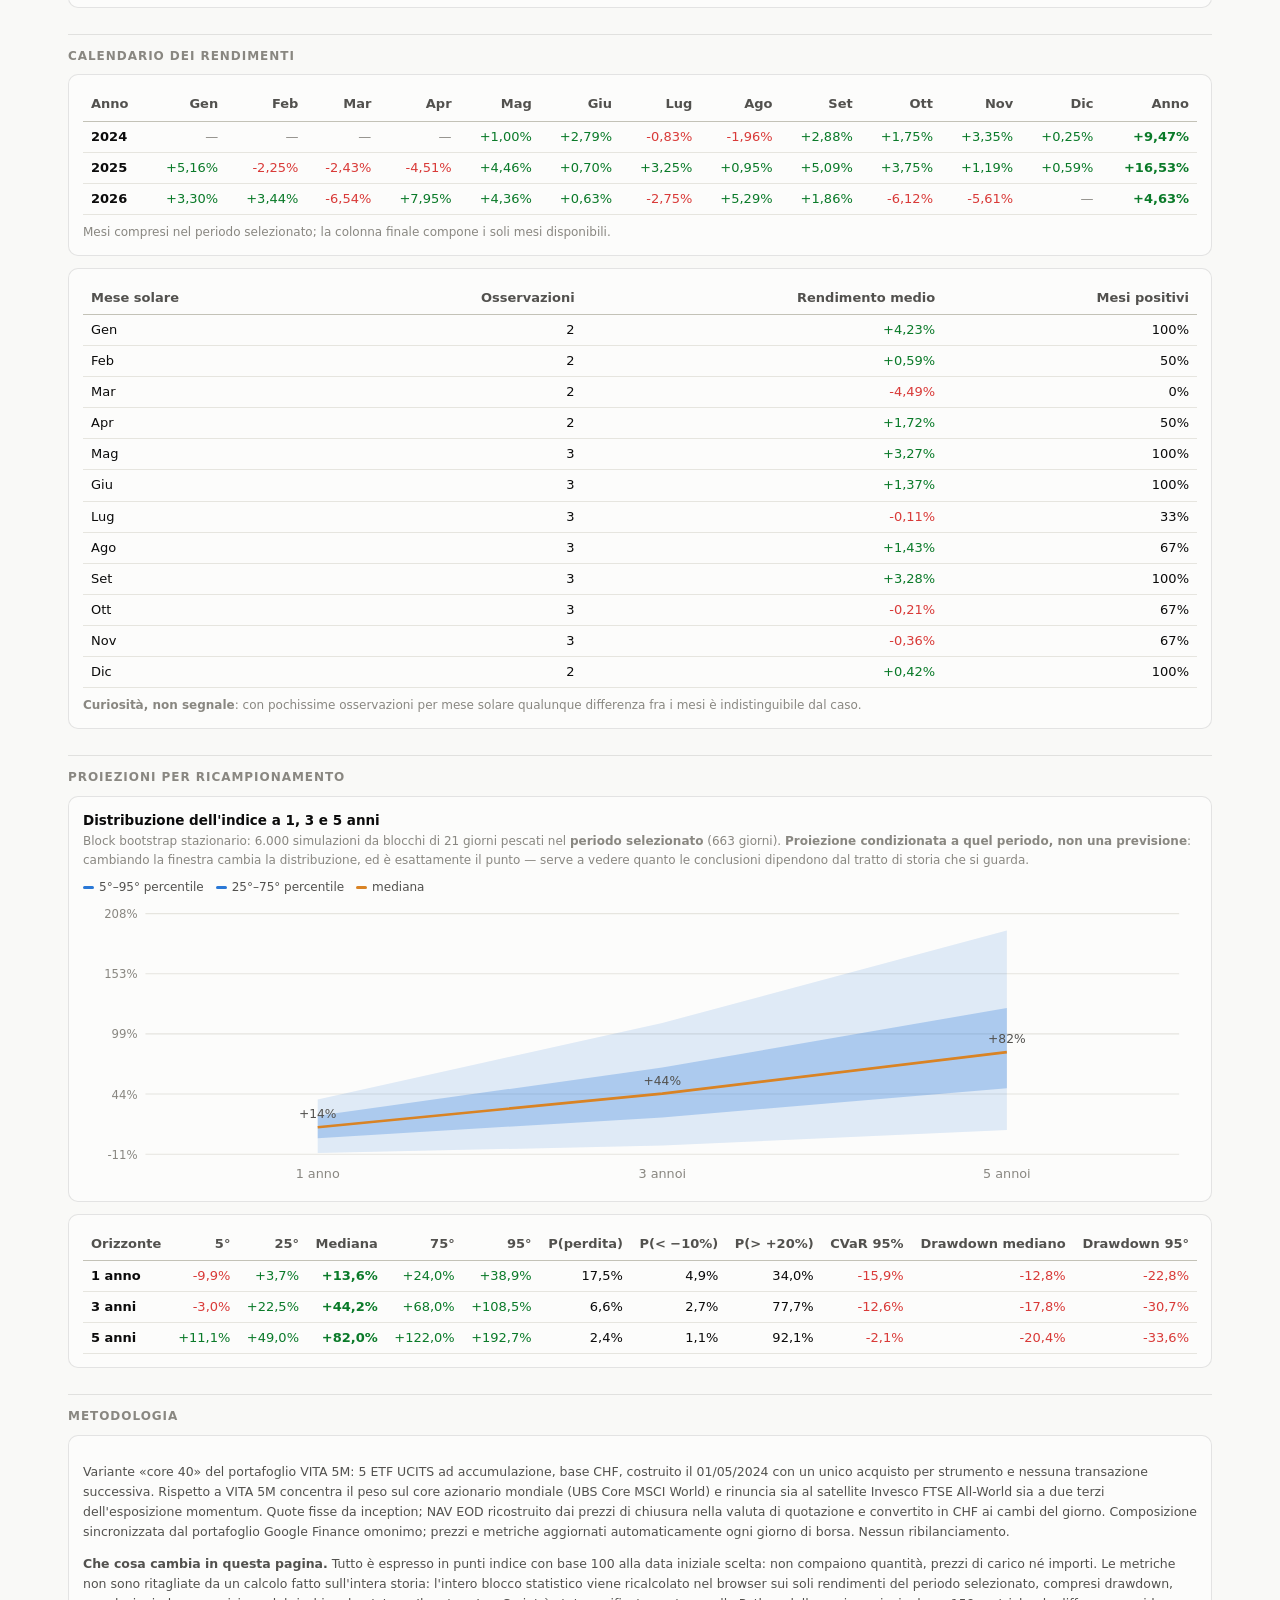
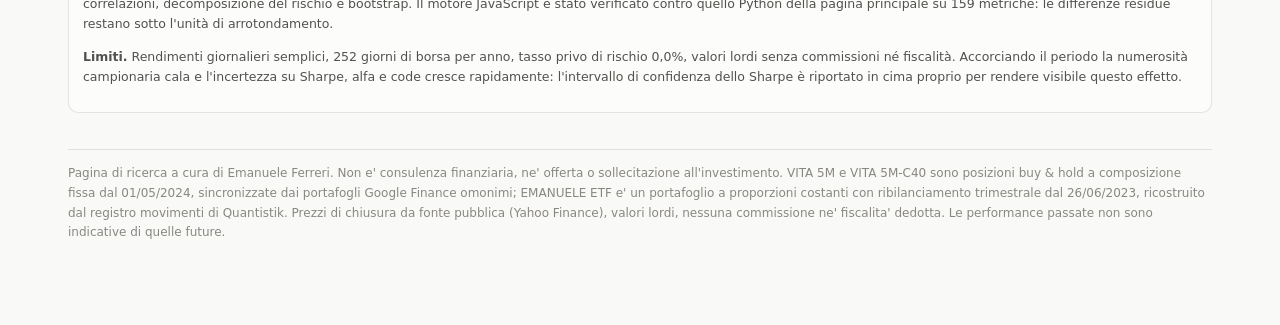
<file: vita5m-c40.html>
<!doctype html>
<html lang="it">
<head>
<meta charset="utf-8">
<meta name="viewport" content="width=device-width, initial-scale=1">
<title>VITA 5M-C40 — indice base 100</title>
<meta name="description" content="Cruscotto quantitativo di VITA 5M-C40 in punti indice, con periodo di analisi a scelta.">
<link rel="stylesheet" href="assets/stile.css?v=ea2dd3a1a5">
</head>
<body>
<div class="wrap">
  <header>
    <h1 id="titolo">VITA 5M-C40</h1>
    <p class="sub" id="sottotitolo">—</p>
    <span class="pill">Solo grandezze relative · nessuna quantità, nessun importo</span>
    <span class="pill">Metriche ricalcolate sul periodo scelto</span>
    <span class="pill">Ricerca · non è consulenza finanziaria</span>
    <div class="navlinks">
      <a href="./">← Cruscotto completo</a>
      <a href="vita5m.html">VITA 5M — base 100</a>
      <a href="vita5m-c40.html" class="qui">VITA 5M-C40 — base 100</a>
      <a href="emanuele-etf.html">EMANUELE ETF — base 100</a>
    </div>
  </header>
  <div id="app"></div>
  <p class="foot" id="piede"></p>
</div>
<script src="assets/grafici.js?v=80e3233ef8"></script>
<script src="assets/quant.js?v=378b1be8ed"></script>
<script src="assets/ribasata.js?v=18a0142bb6"></script>
<script>
avvia("vita5m_c40", "vita5m.html").catch(e=>{
  document.getElementById("app").innerHTML =
    '<div class="flag"><b>Errore nel caricamento dei dati.</b> '+e+'</div>';
});
</script>
</body>
</html>
</file>
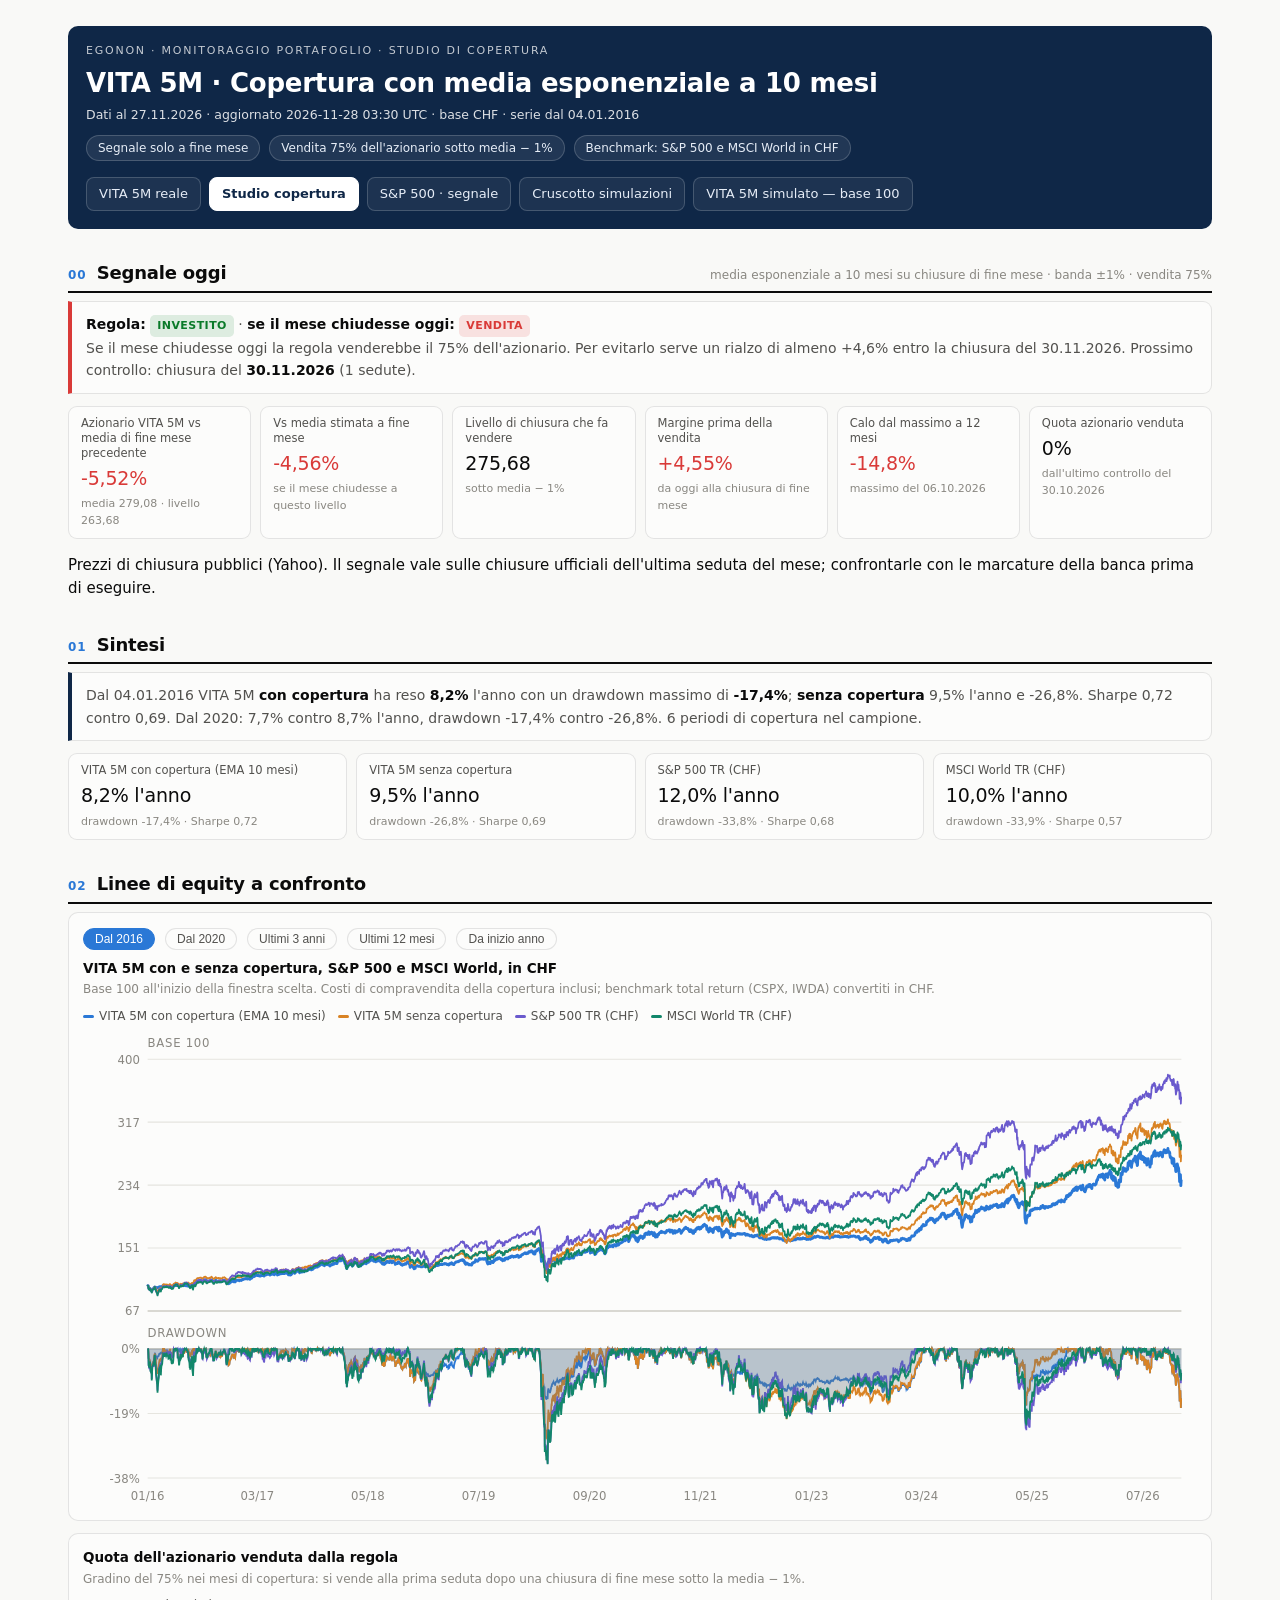
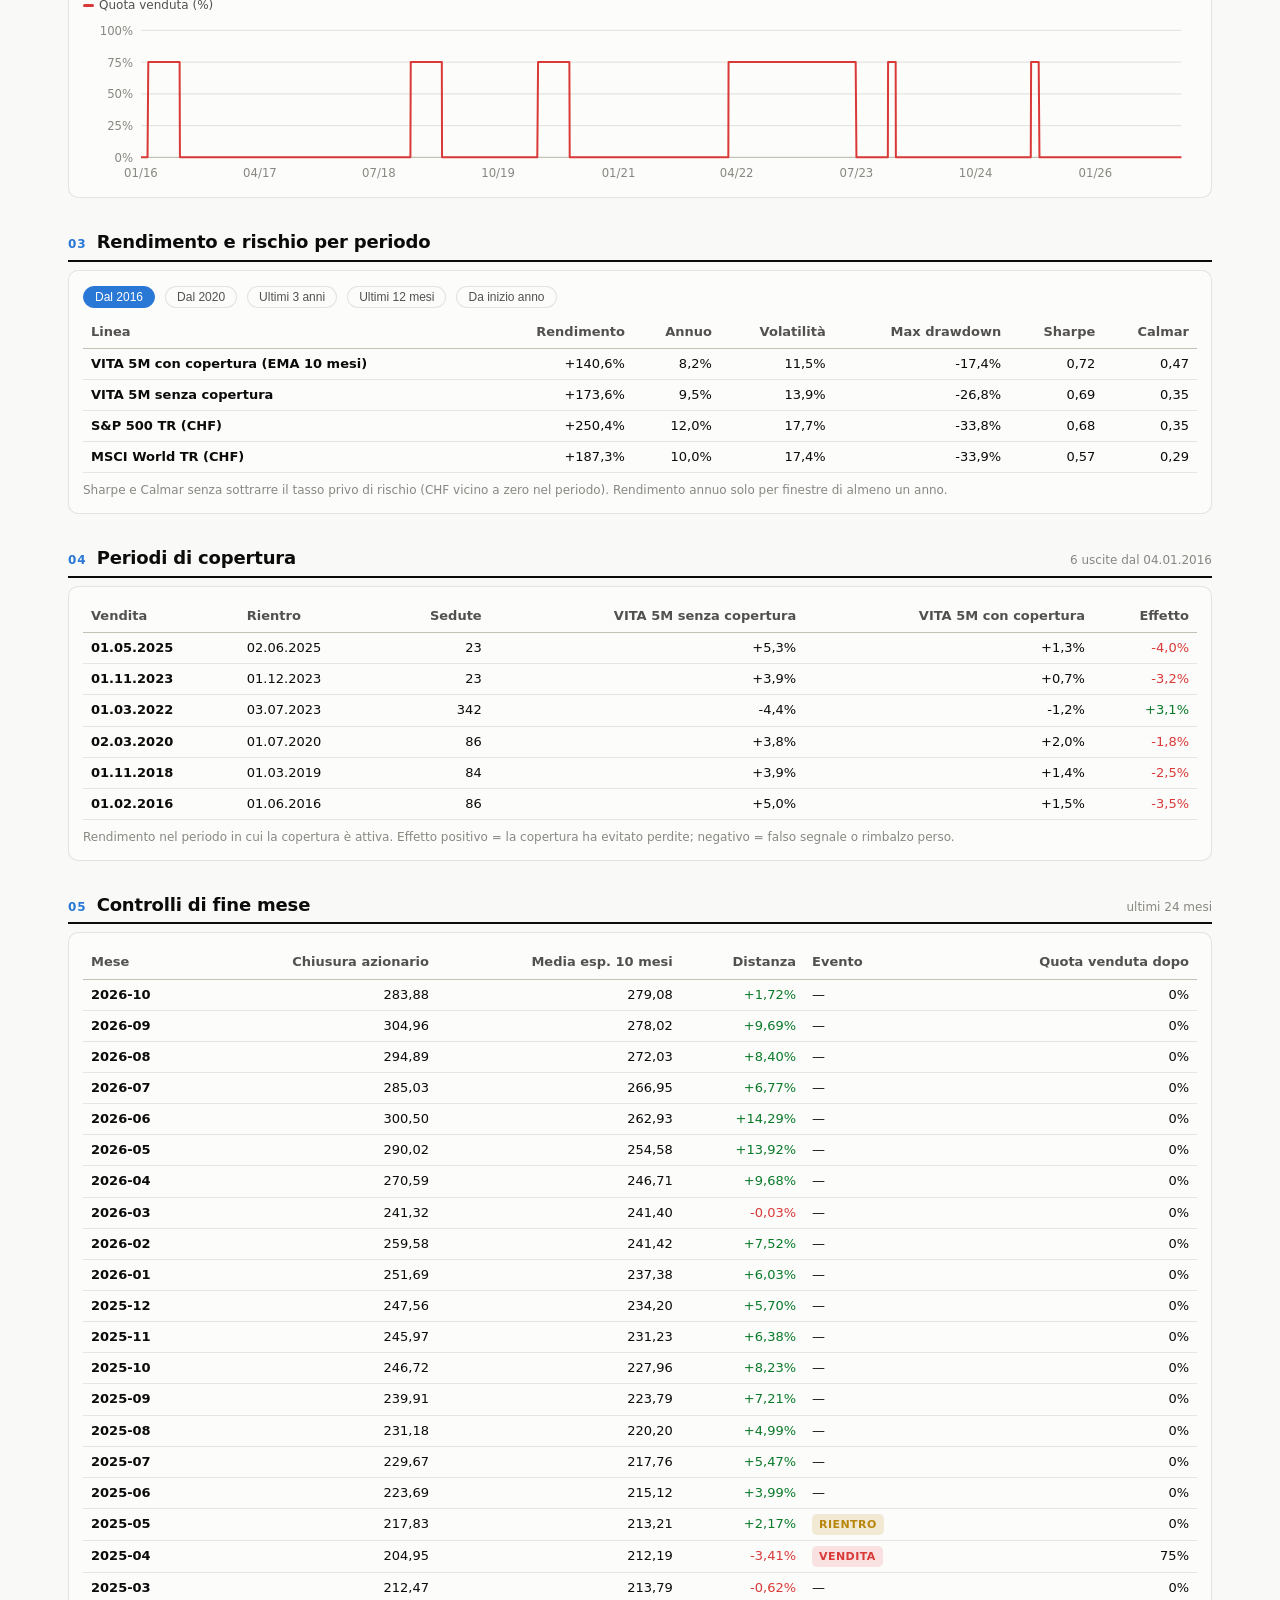
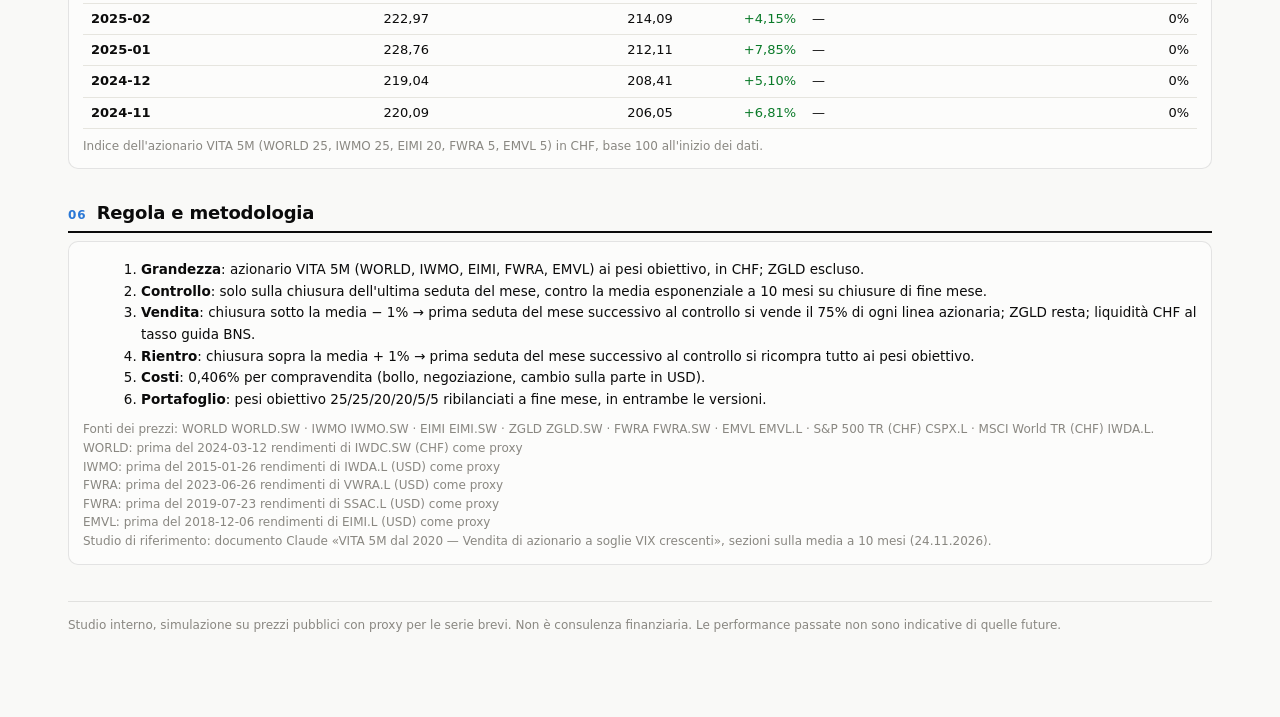
<file: vita5m-copertura.html>
<!doctype html>
<html lang="it">
<head>
<meta charset="utf-8">
<meta name="viewport" content="width=device-width, initial-scale=1">
<title>VITA 5M · Studio di copertura — media esponenziale a 10 mesi</title>
<meta name="description" content="VITA 5M con e senza copertura (regola della media esponenziale a 10 mesi) contro S&P 500 e MSCI World in CHF, con segnali e stato attuale.">
<meta name="robots" content="noindex">
<link rel="stylesheet" href="assets/stile.css?v=ea2dd3a1a5">
<link rel="stylesheet" href="assets/reale.css?v=942a5ac4c9">
</head>
<body>
<div class="wrap">
  <header class="mast">
    <div class="lbl">Egonon · Monitoraggio portafoglio · Studio di copertura</div>
    <h1>VITA 5M · Copertura con media esponenziale a 10 mesi</h1>
    <div class="meta" id="meta">—</div>
    <div style="margin-top:8px">
      <span class="pill">Segnale solo a fine mese</span>
      <span class="pill">Vendita 75% dell'azionario sotto media − 1%</span>
      <span class="pill">Benchmark: S&amp;P 500 e MSCI World in CHF</span>
    </div>
    <div class="navlinks">
      <a href="vita5m-reale.html">VITA 5M reale</a>
      <a href="vita5m-copertura.html" class="qui">Studio copertura</a>
      <a href="spx-segnale.html">S&amp;P 500 · segnale</a>
      <a href="./">Cruscotto simulazioni</a>
      <a href="vita5m.html">VITA 5M simulato — base 100</a>
    </div>
  </header>
  <div id="app"><p class="note">Caricamento…</p></div>
  <p class="foot" id="piede"></p>
</div>
<script src="assets/grafici.js?v=80e3233ef8"></script>
<script src="assets/copertura.js?v=99fac983b2"></script>
<script>
avviaCopertura().catch(e=>{
  document.getElementById("app").innerHTML =
    '<div class="flag"><b>Errore nel caricamento dei dati.</b> '+e+'</div>';
});
</script>
</body>
</html>
</file>
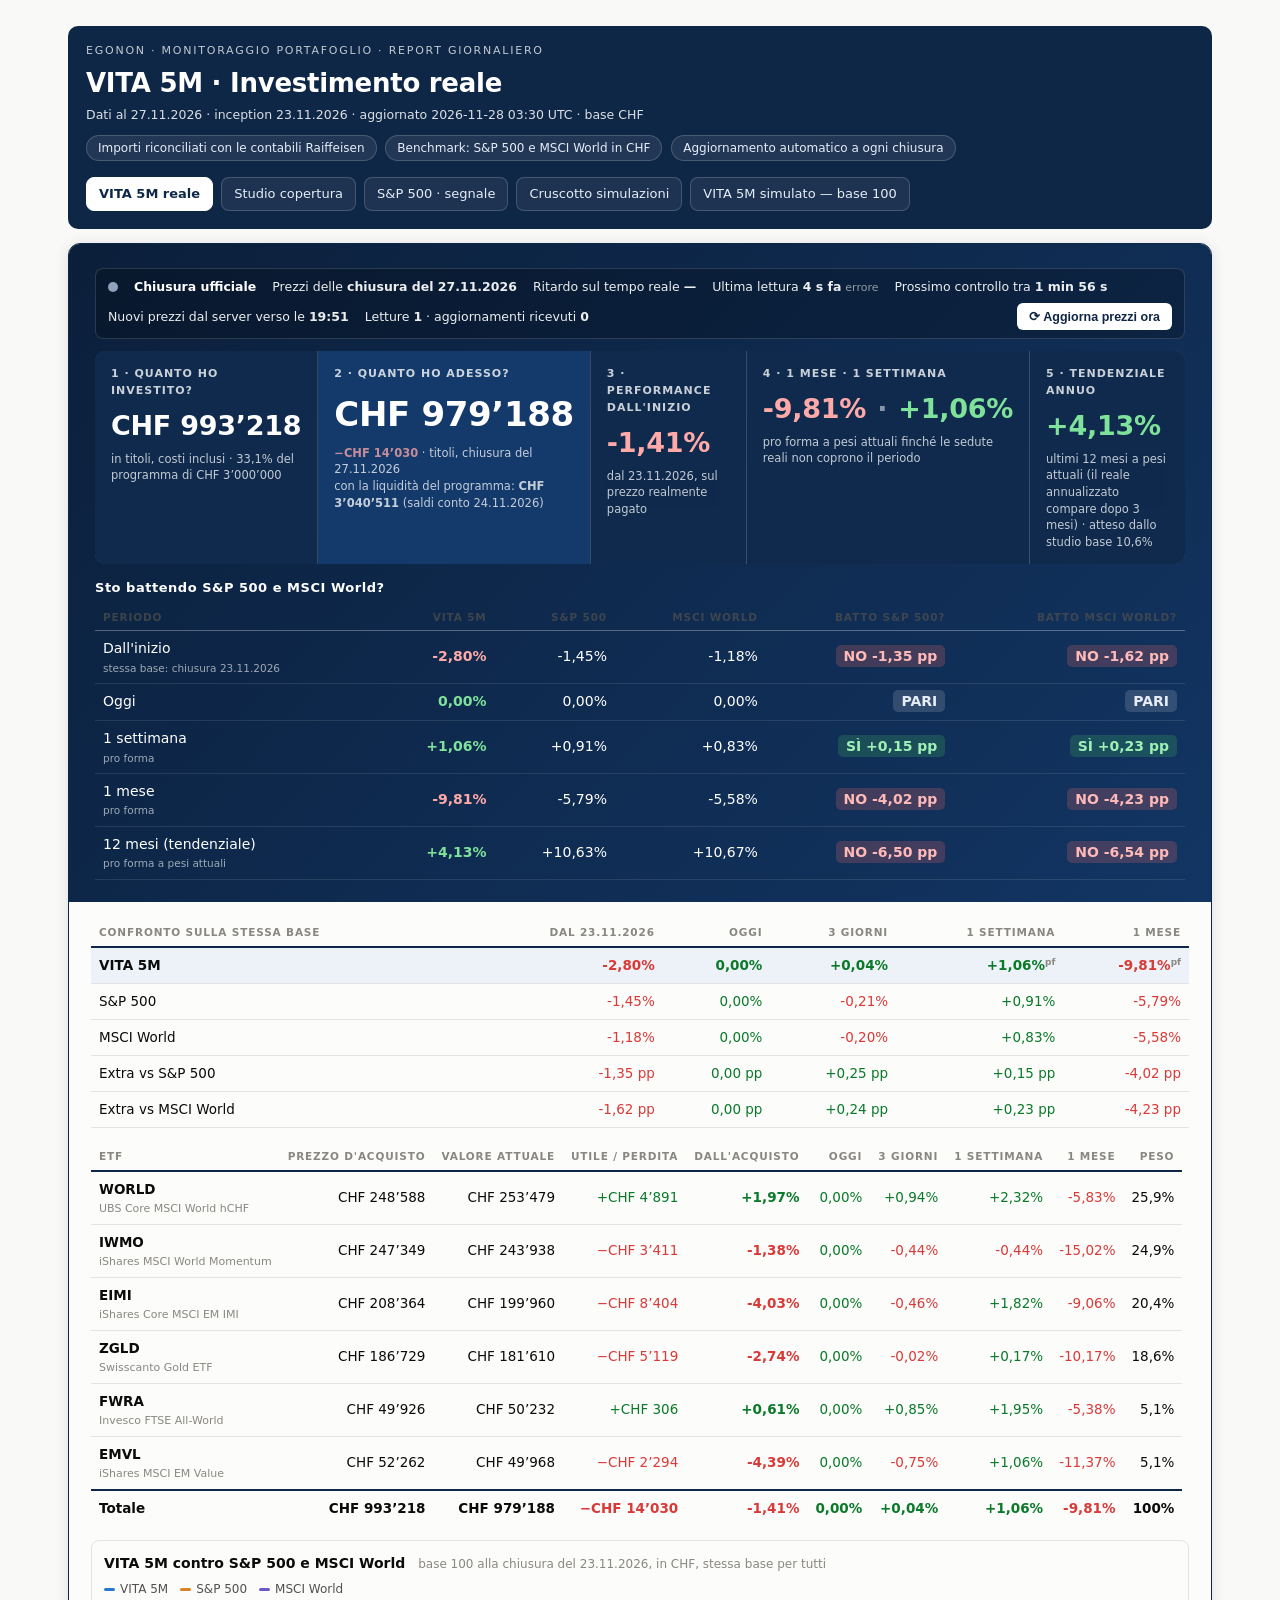
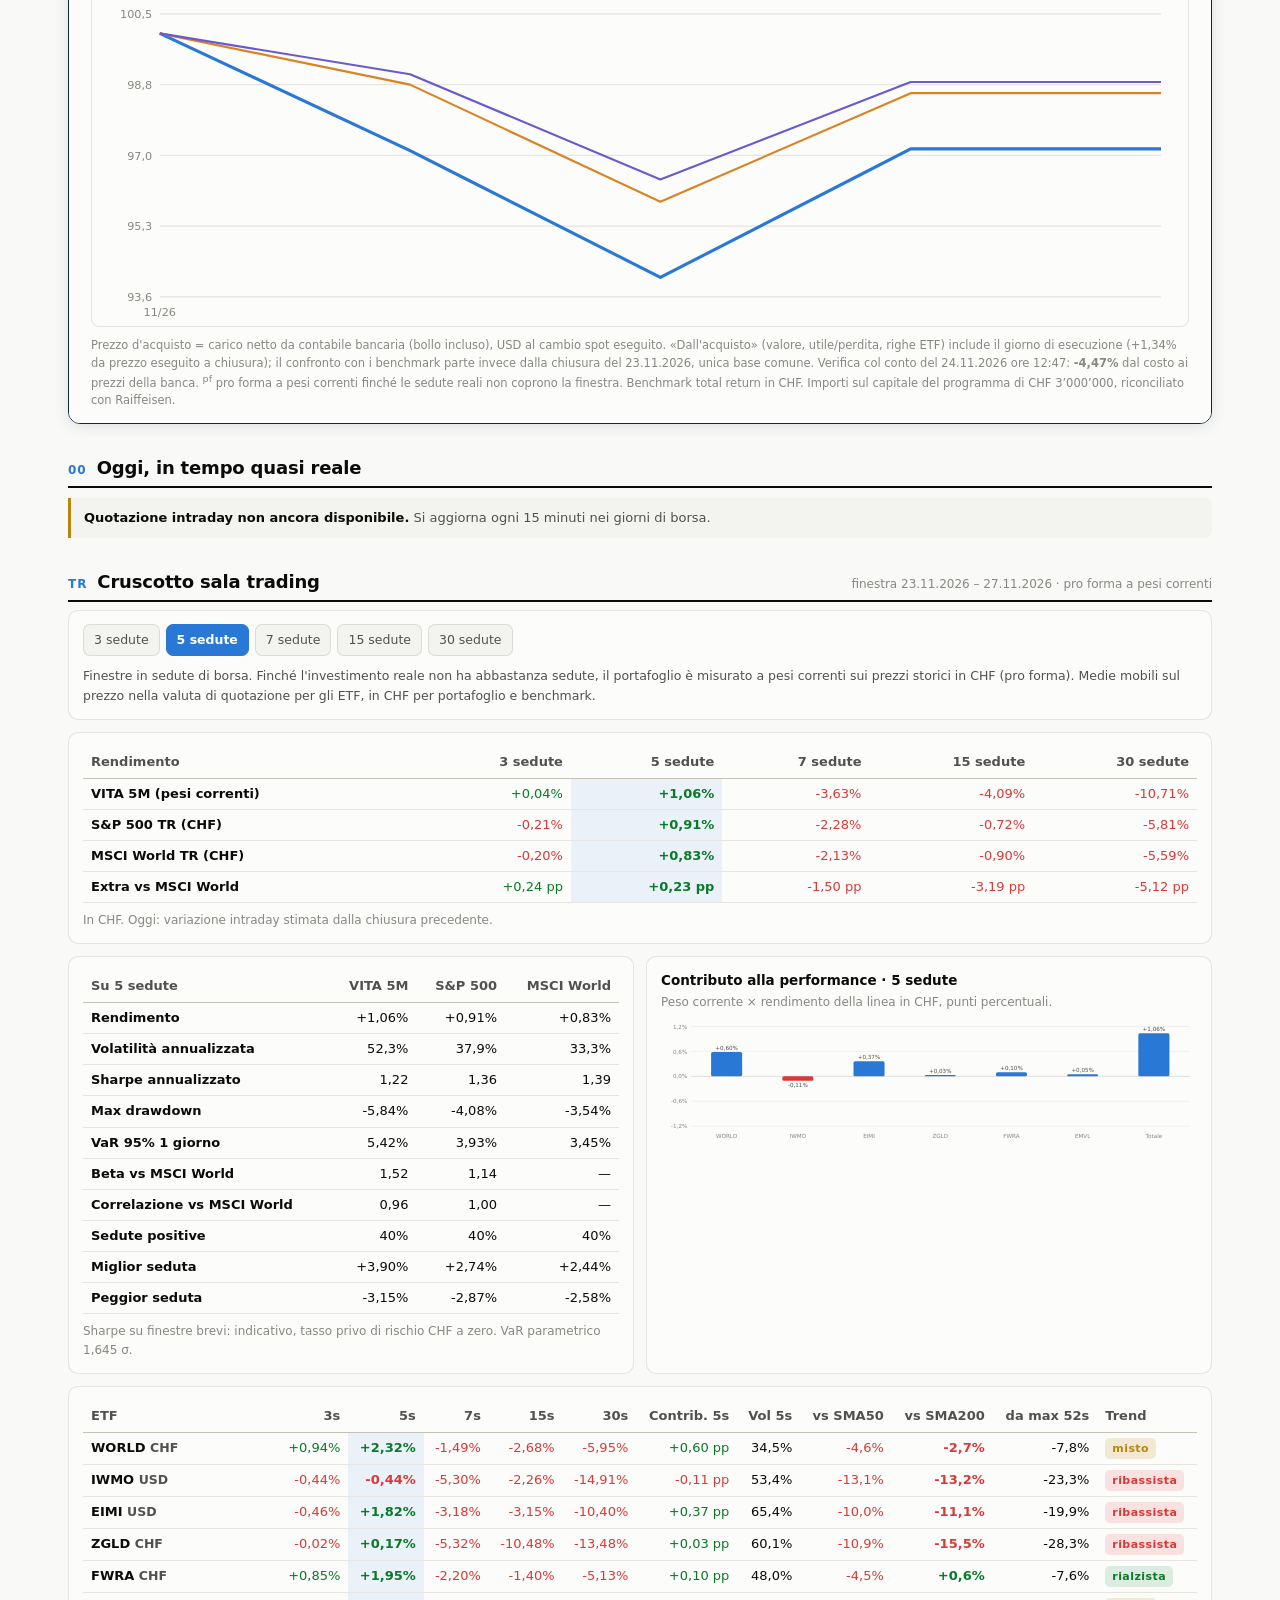
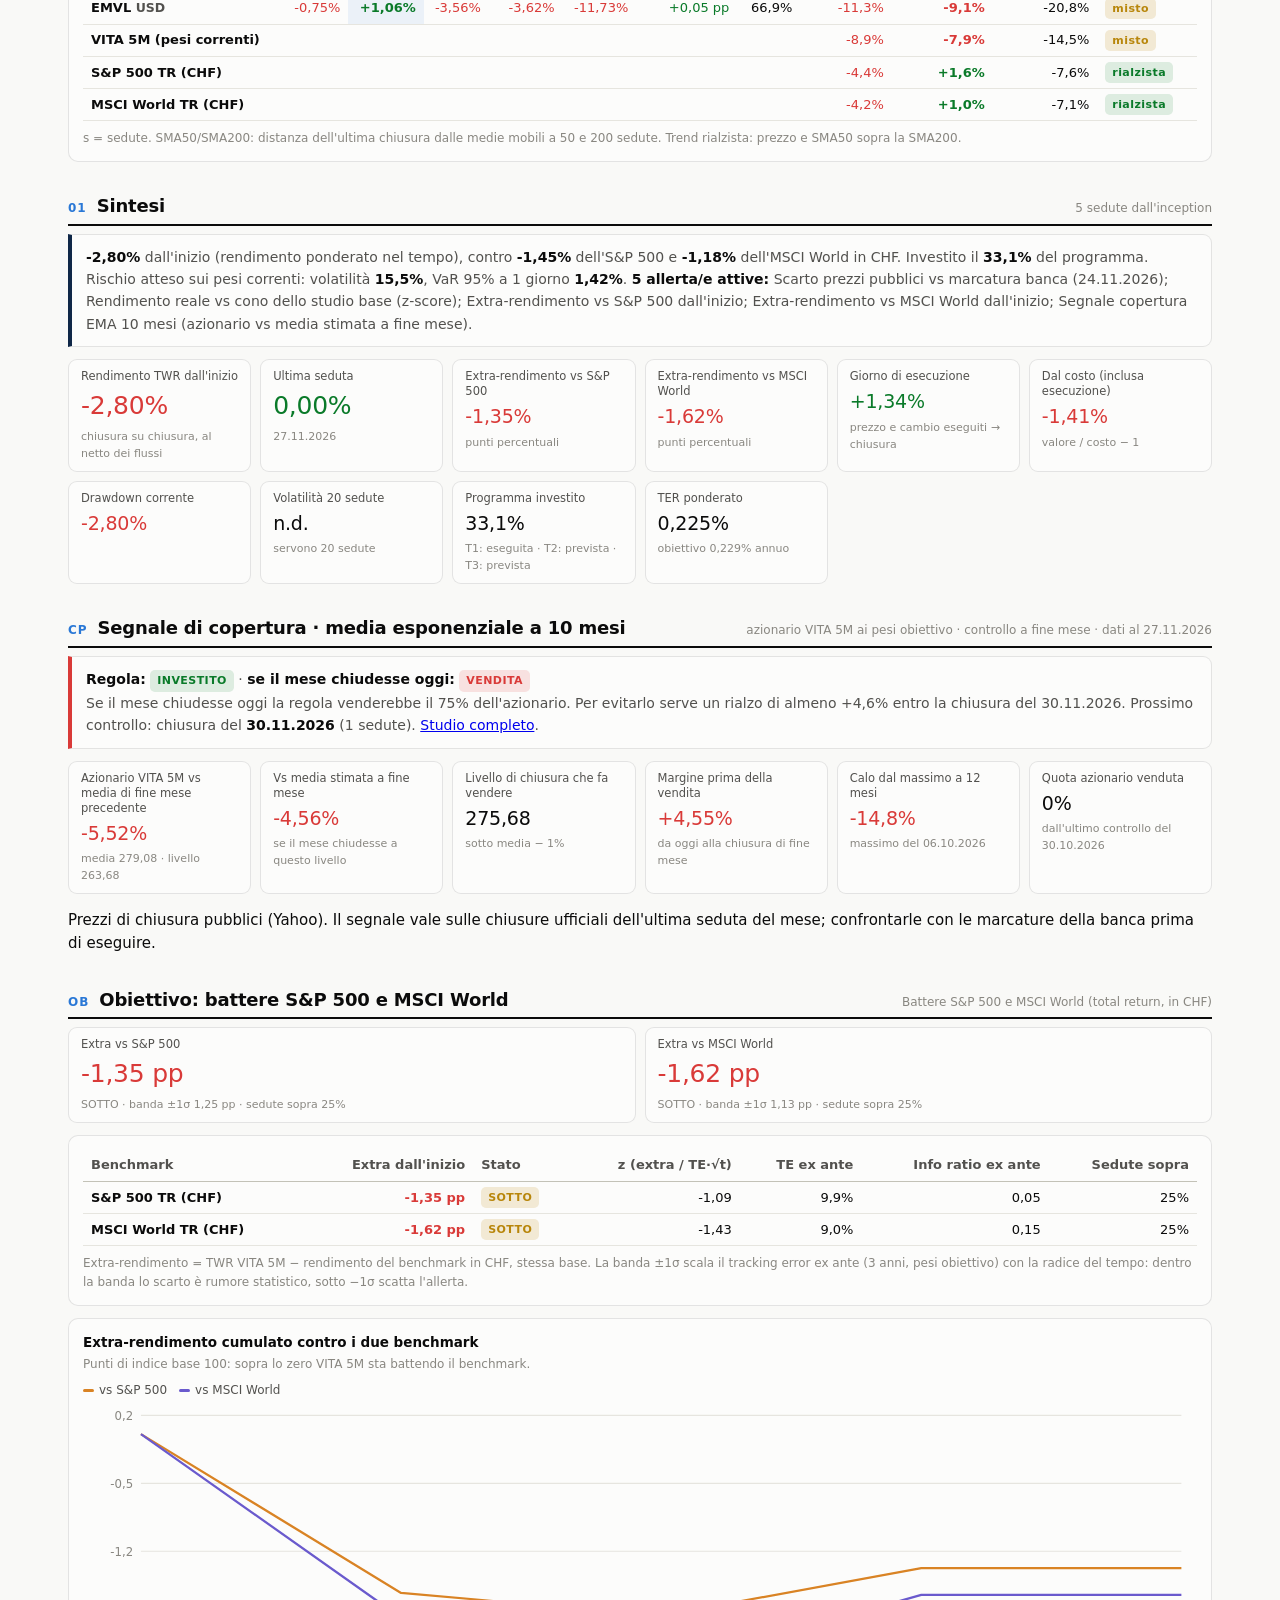
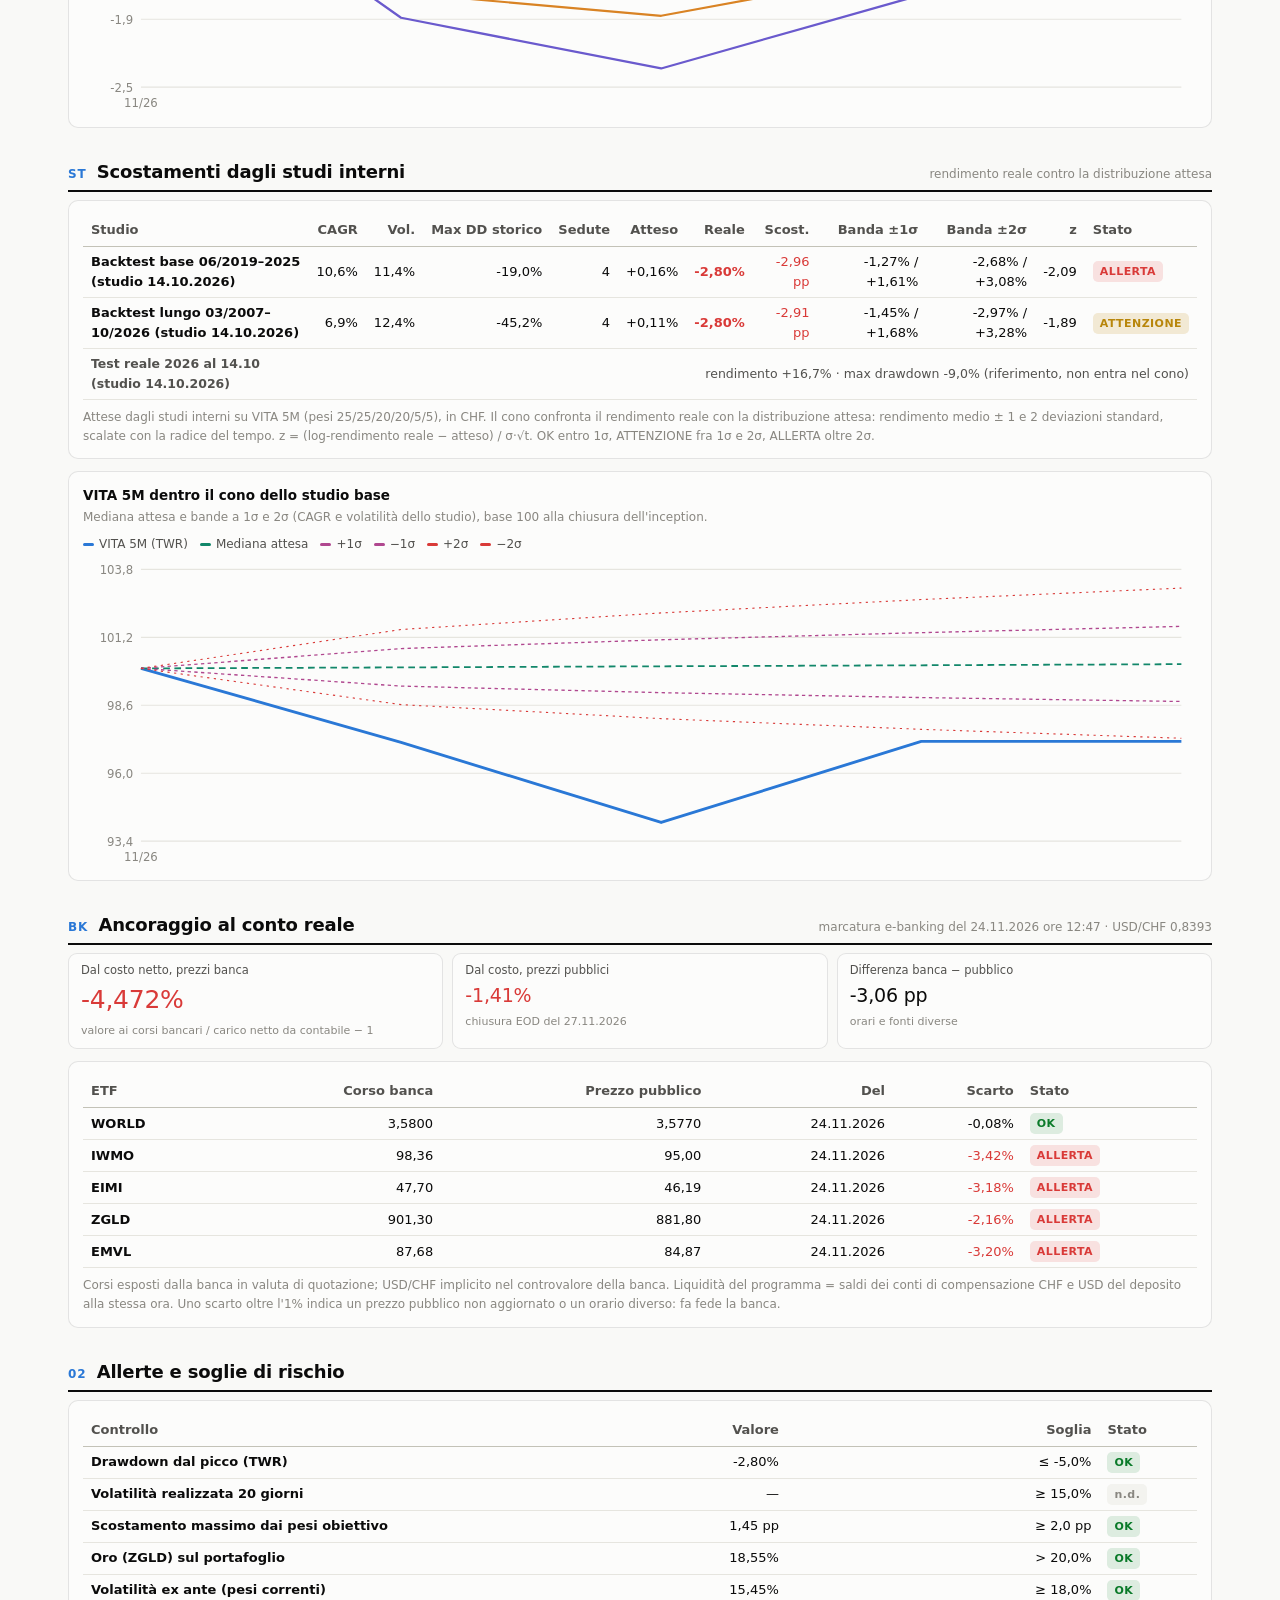
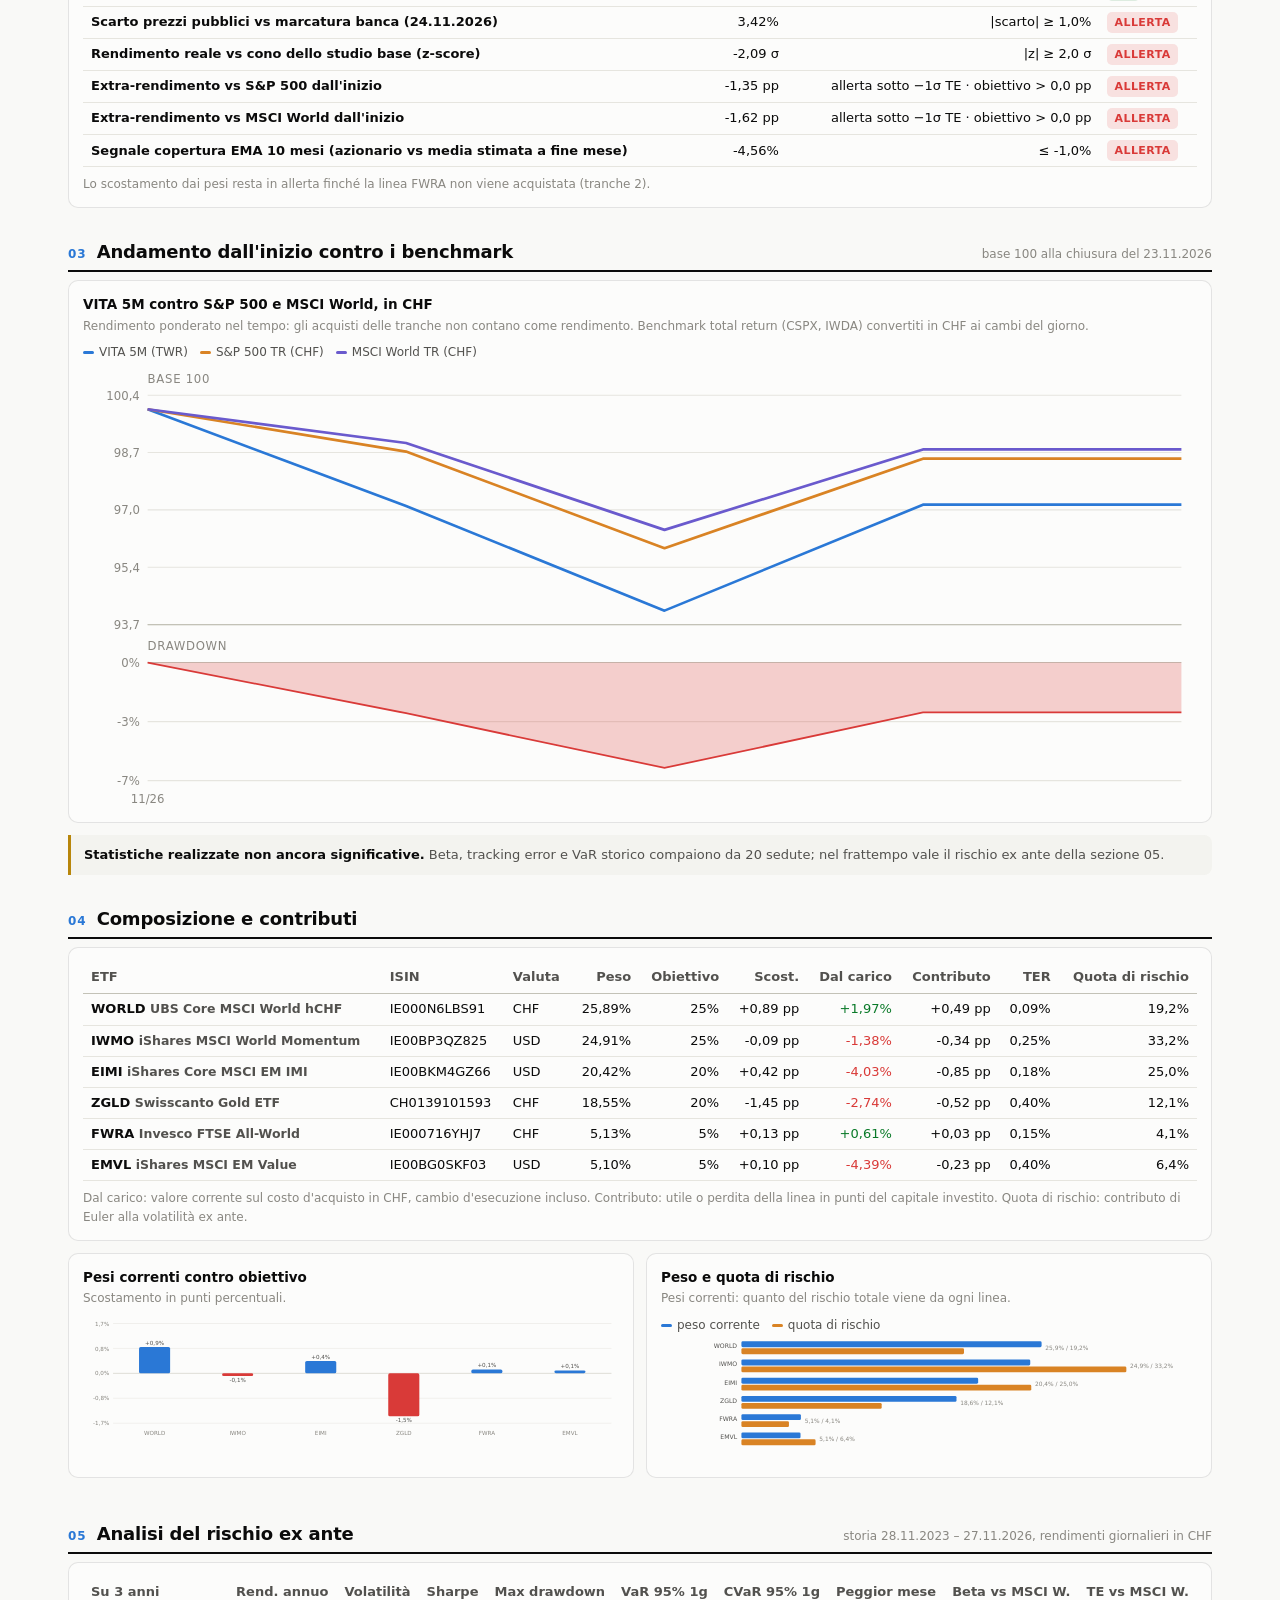
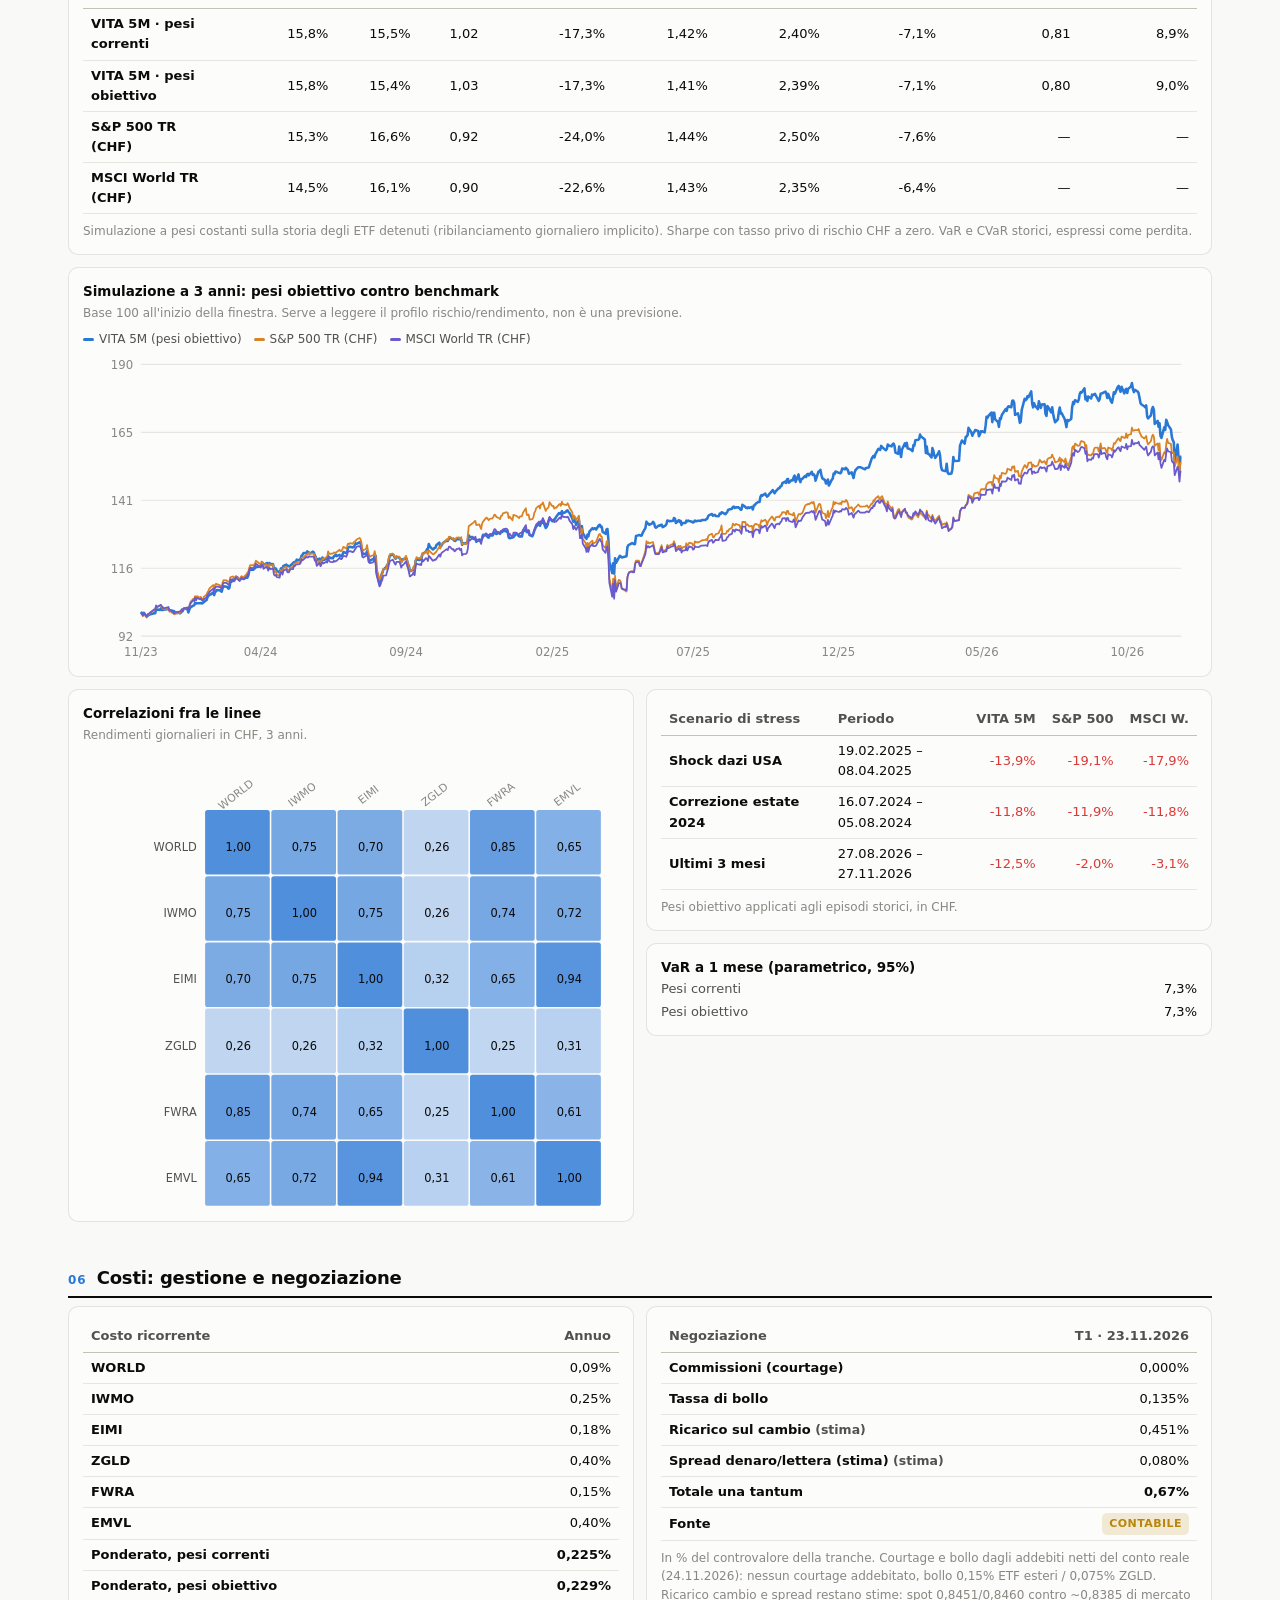
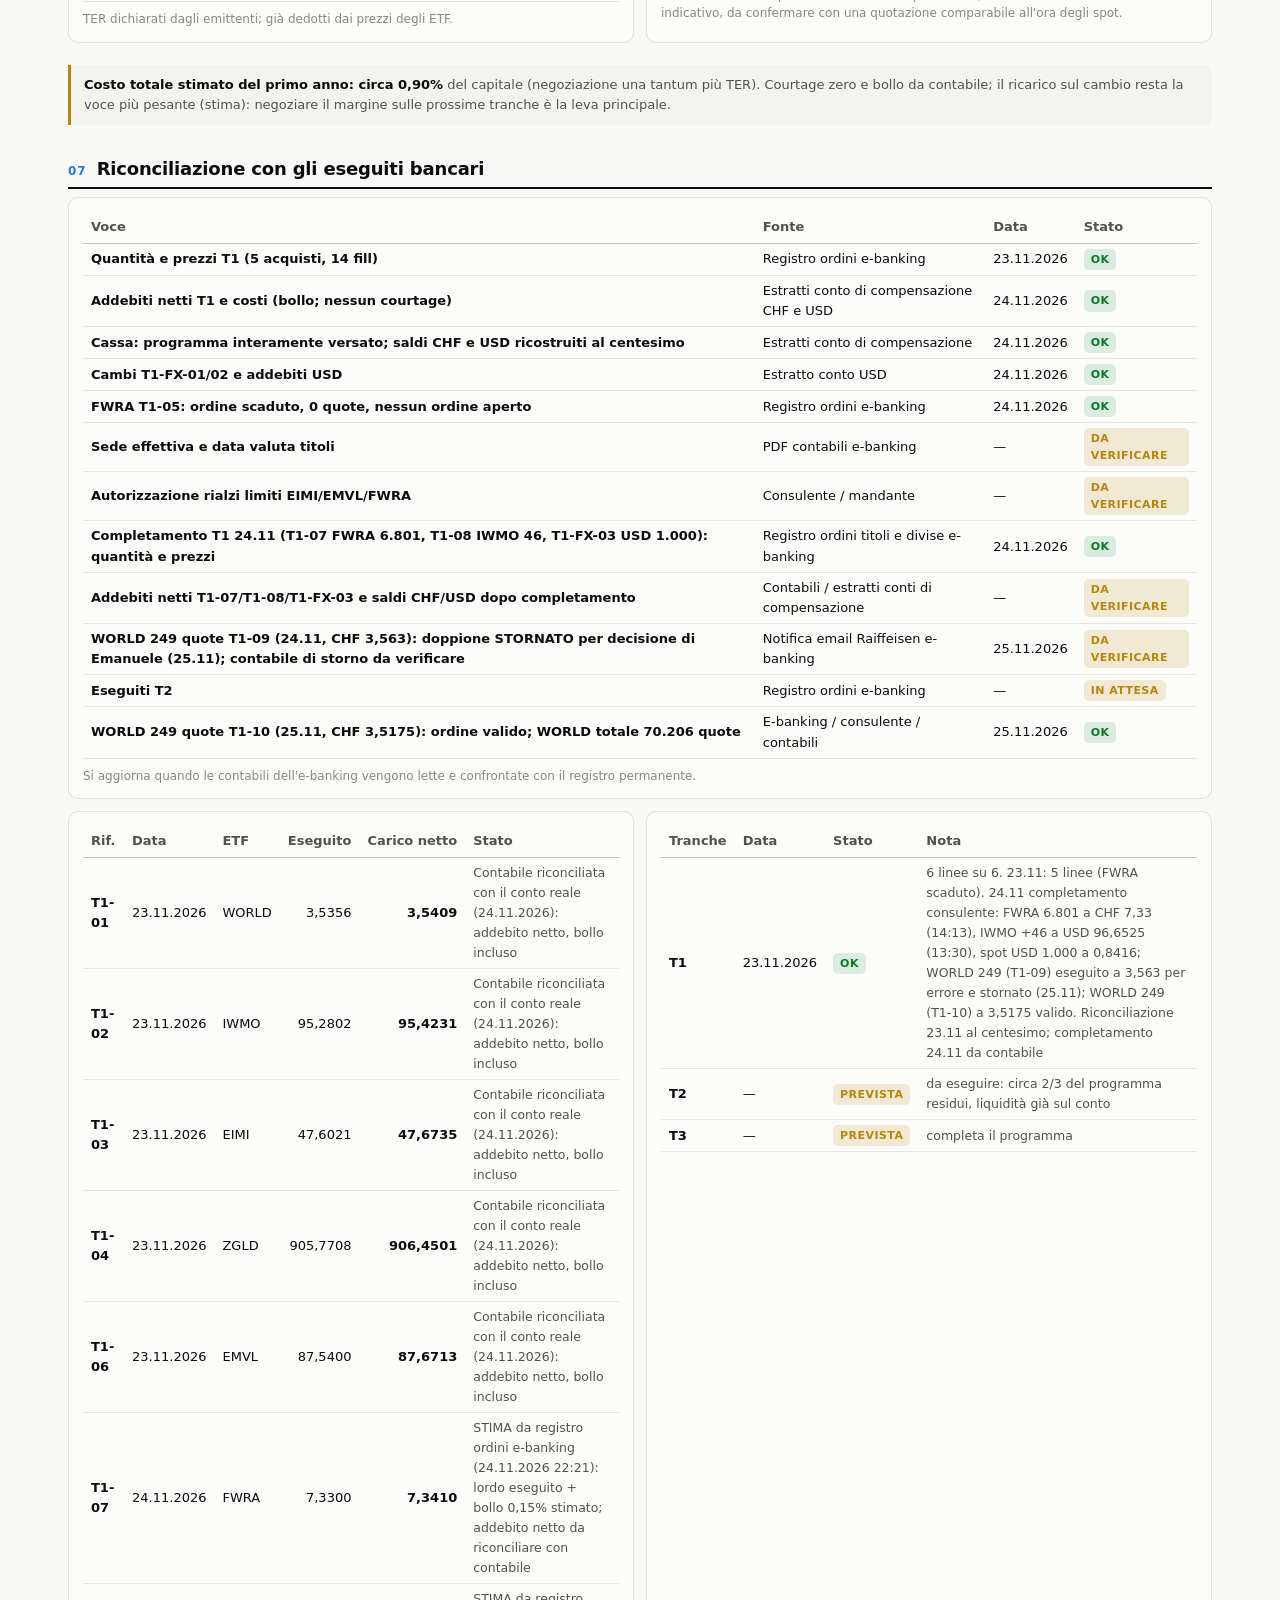
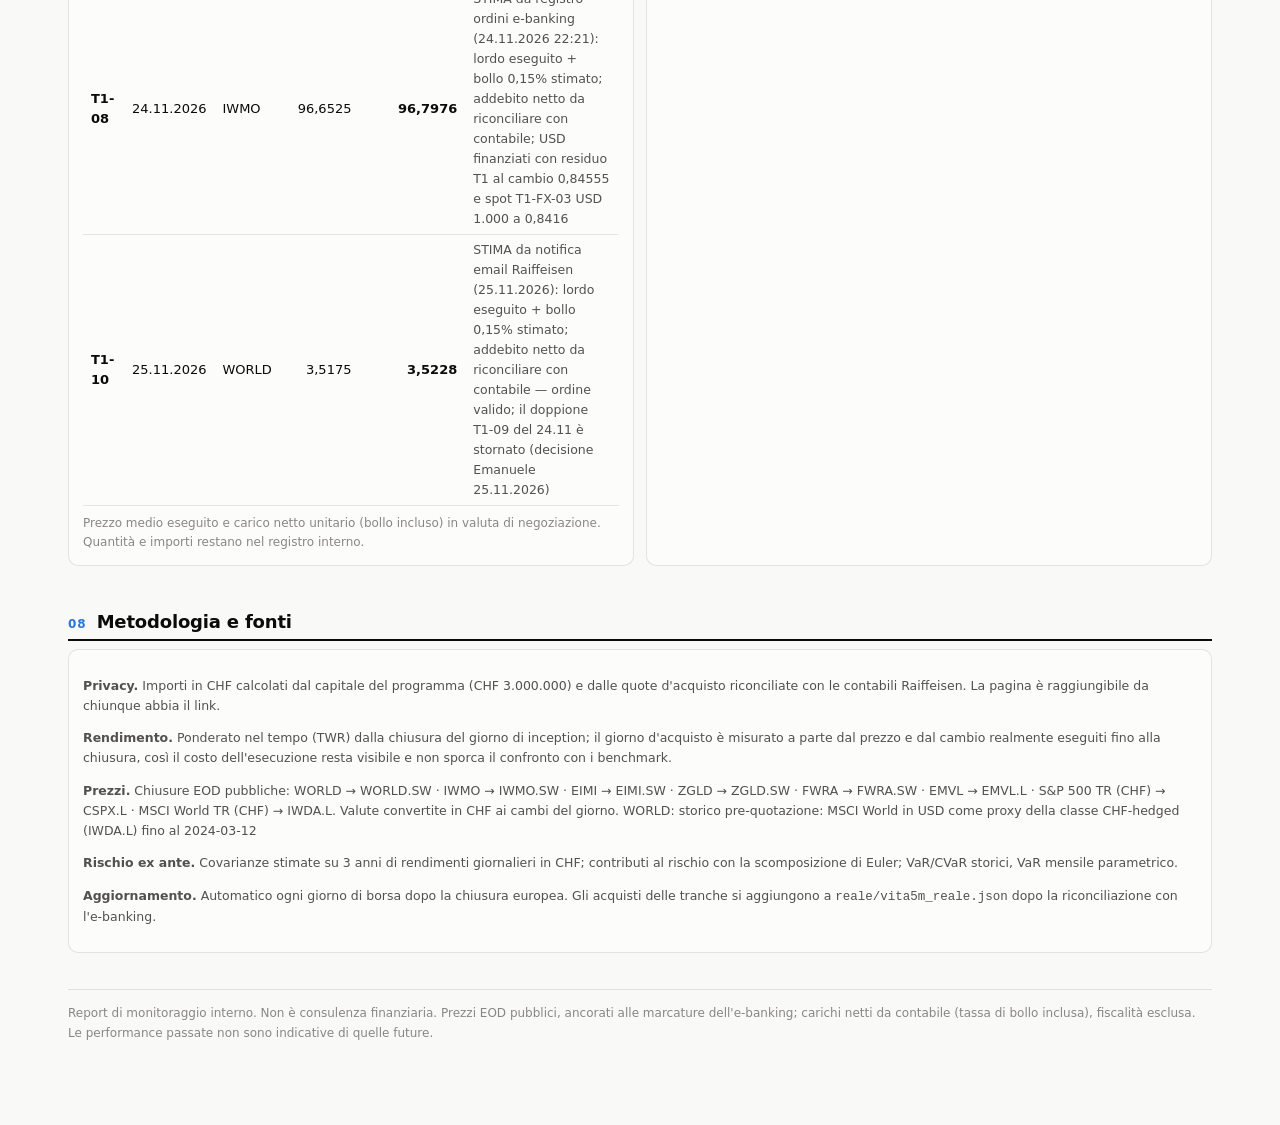
<file: vita5m-reale.html>
<!doctype html>
<html lang="it">
<head>
<meta charset="utf-8">
<meta name="viewport" content="width=device-width, initial-scale=1">
<title>VITA 5M · Investimento reale — report di monitoraggio</title>
<meta name="description" content="Report giornaliero dell'investimento reale VITA 5M: rendimento contro S&P 500 e MSCI World, rischio, costi, riconciliazione.">
<meta name="robots" content="noindex">
<link rel="stylesheet" href="assets/stile.css?v=ea2dd3a1a5">
<link rel="stylesheet" href="assets/reale.css?v=942a5ac4c9">
</head>
<body>
<div class="wrap">
  <header class="mast">
    <div class="lbl">Egonon · Monitoraggio portafoglio · Report giornaliero</div>
    <h1>VITA 5M · Investimento reale</h1>
    <div class="meta" id="meta">—</div>
    <div style="margin-top:8px">
      <span class="pill">Importi riconciliati con le contabili Raiffeisen</span>
      <span class="pill">Benchmark: S&amp;P 500 e MSCI World in CHF</span>
      <span class="pill">Aggiornamento automatico a ogni chiusura</span>
    </div>
    <div class="navlinks">
      <a href="vita5m-reale.html" class="qui">VITA 5M reale</a>
      <a href="vita5m-copertura.html">Studio copertura</a>
      <a href="spx-segnale.html">S&amp;P 500 · segnale</a>
      <a href="./">Cruscotto simulazioni</a>
      <a href="vita5m.html">VITA 5M simulato — base 100</a>
    </div>
  </header>
  <div id="app"><p class="note">Caricamento…</p></div>
  <p class="foot" id="piede"></p>
</div>
<script src="assets/grafici.js?v=80e3233ef8"></script>
<script src="assets/copertura.js?v=99fac983b2"></script>
<script src="assets/reale.js?v=f3a241b1e7"></script>
<script>
avviaReale().catch(e=>{
  document.getElementById("app").innerHTML =
    '<div class="flag"><b>Errore nel caricamento dei dati.</b> '+e+'</div>';
});
</script>
</body>
</html>
</file>
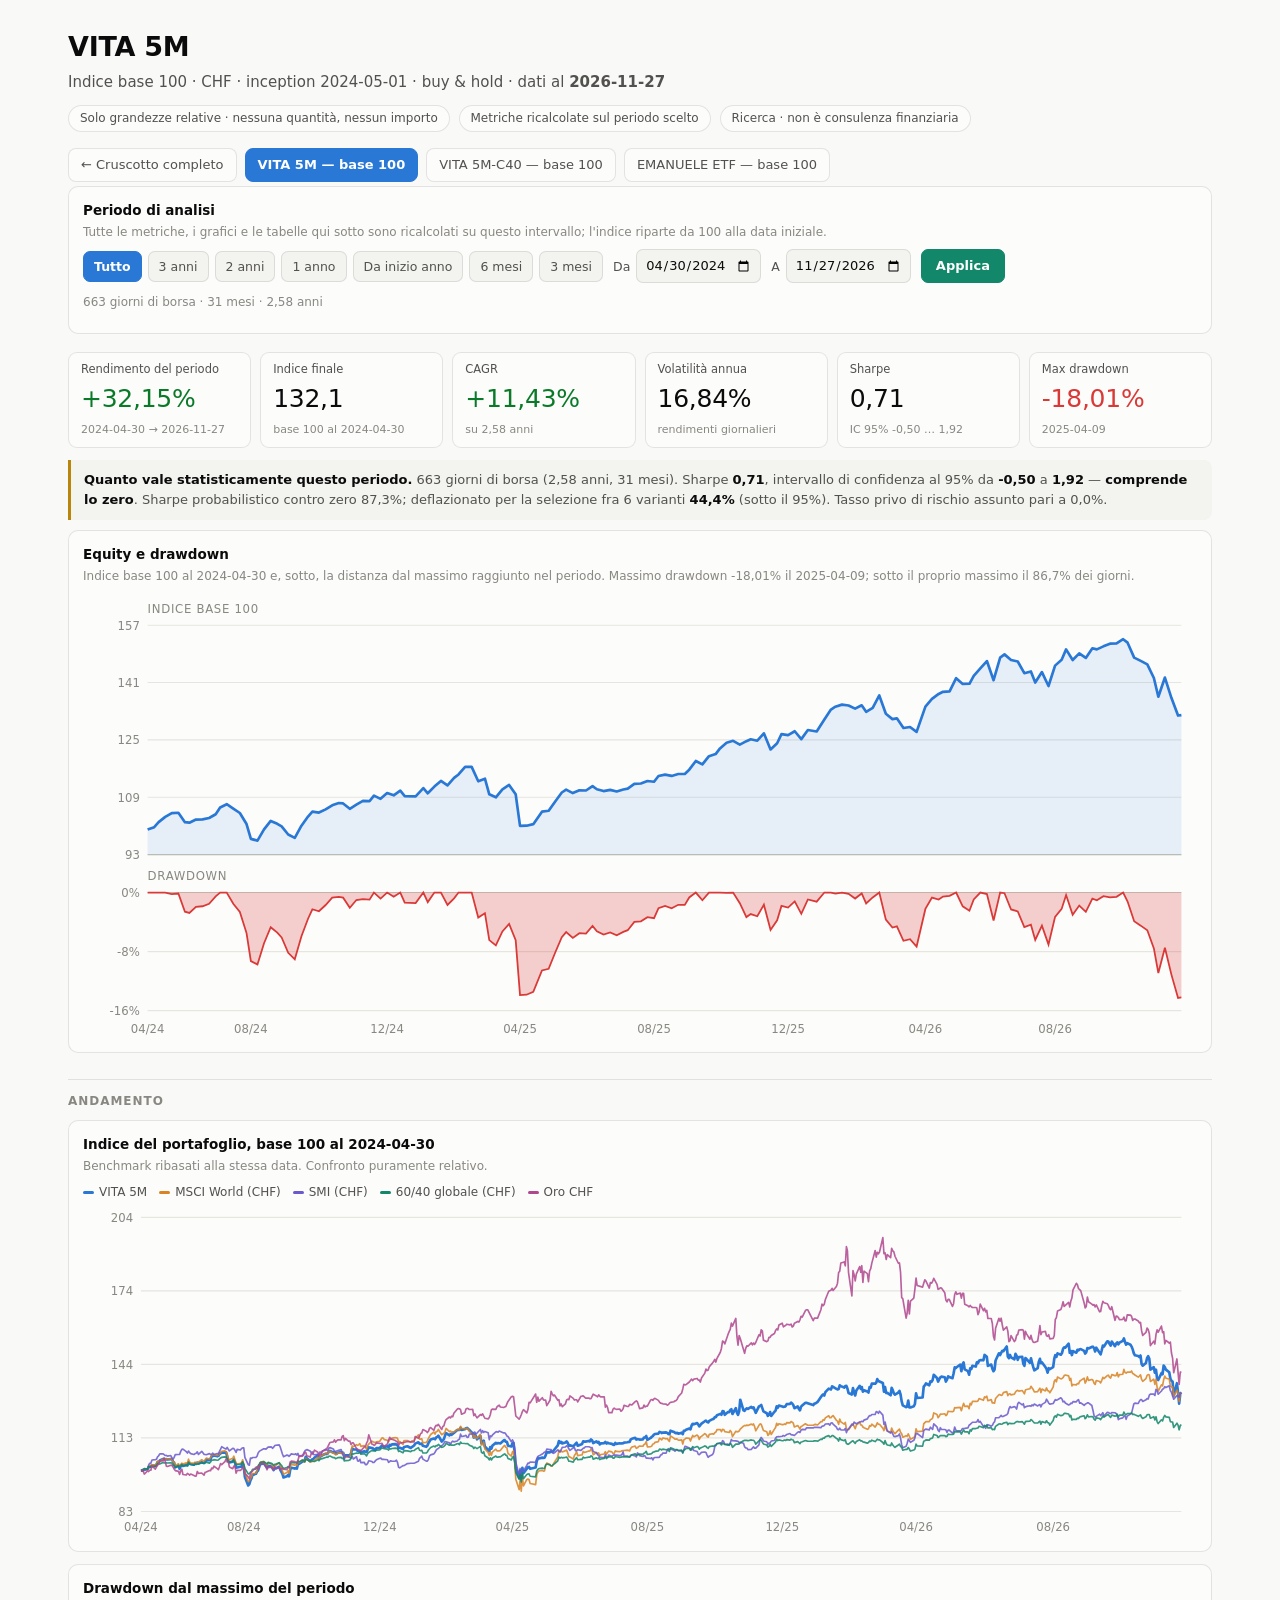
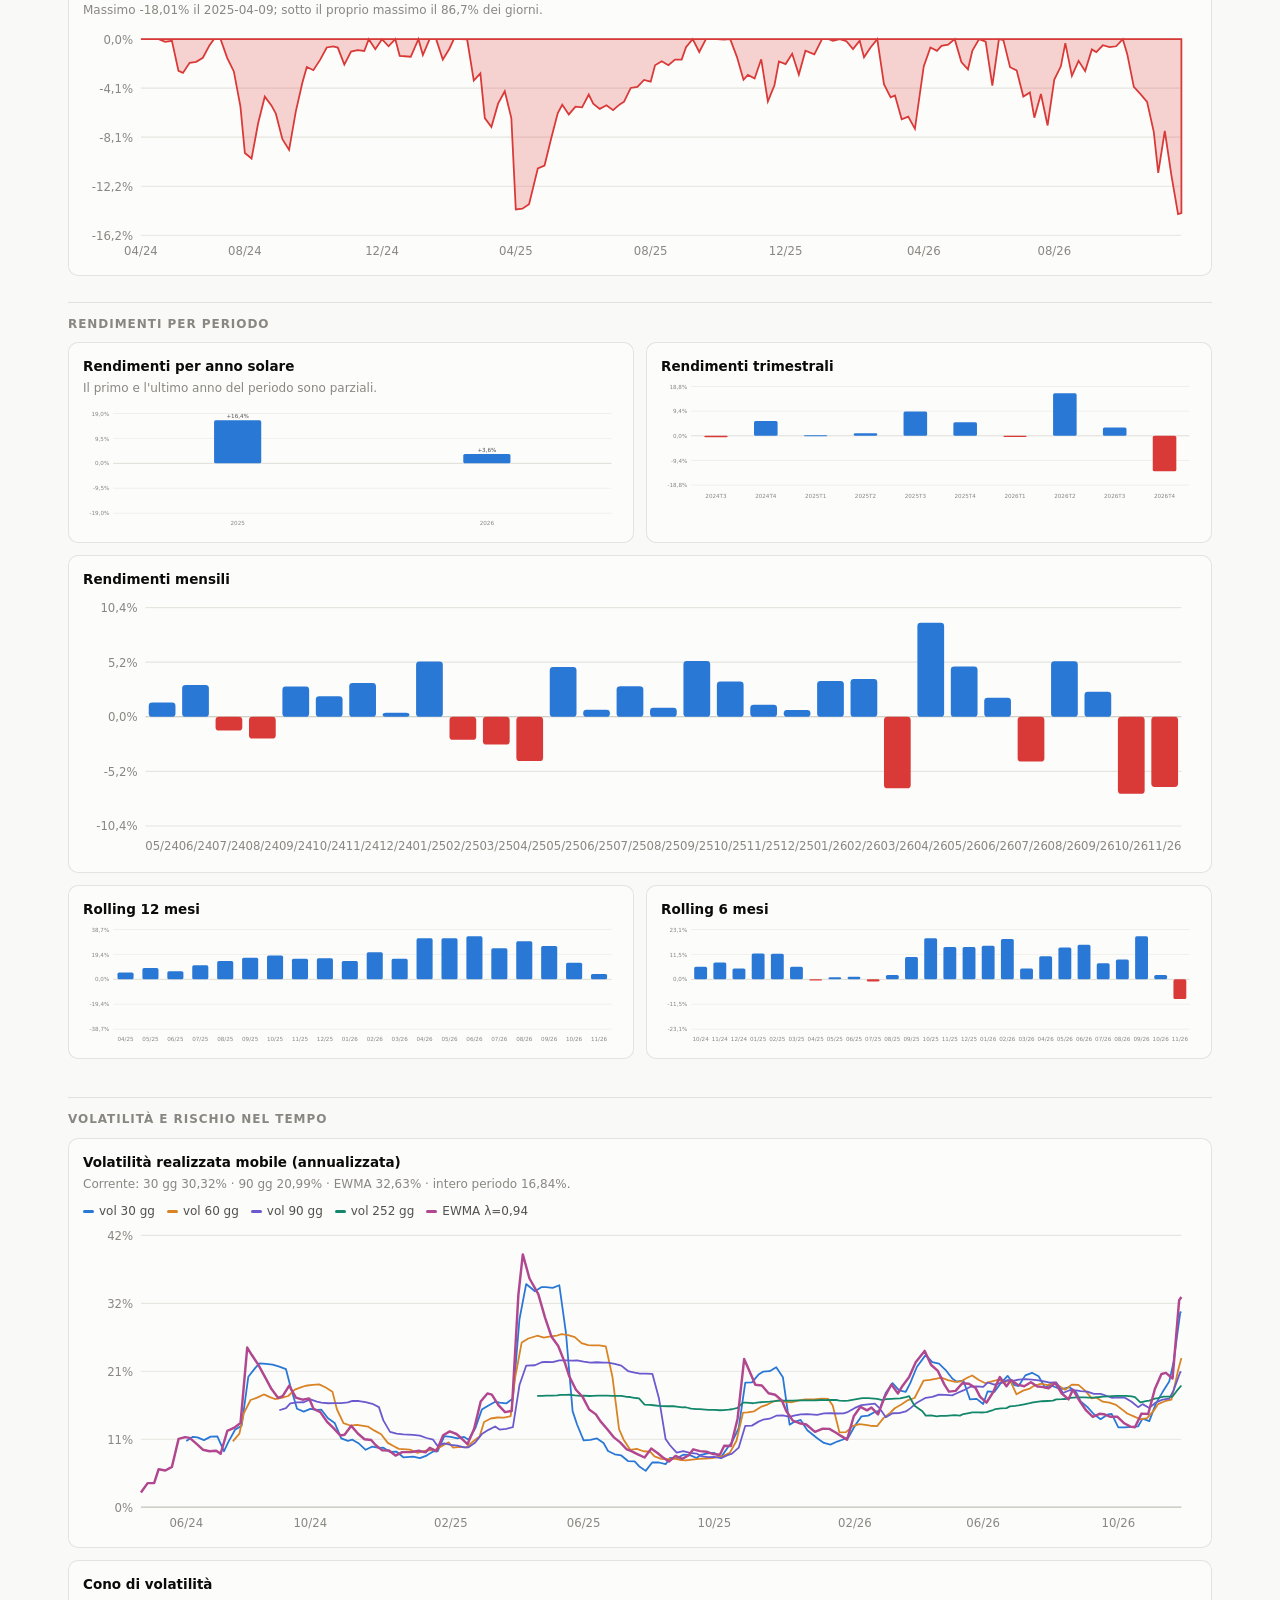
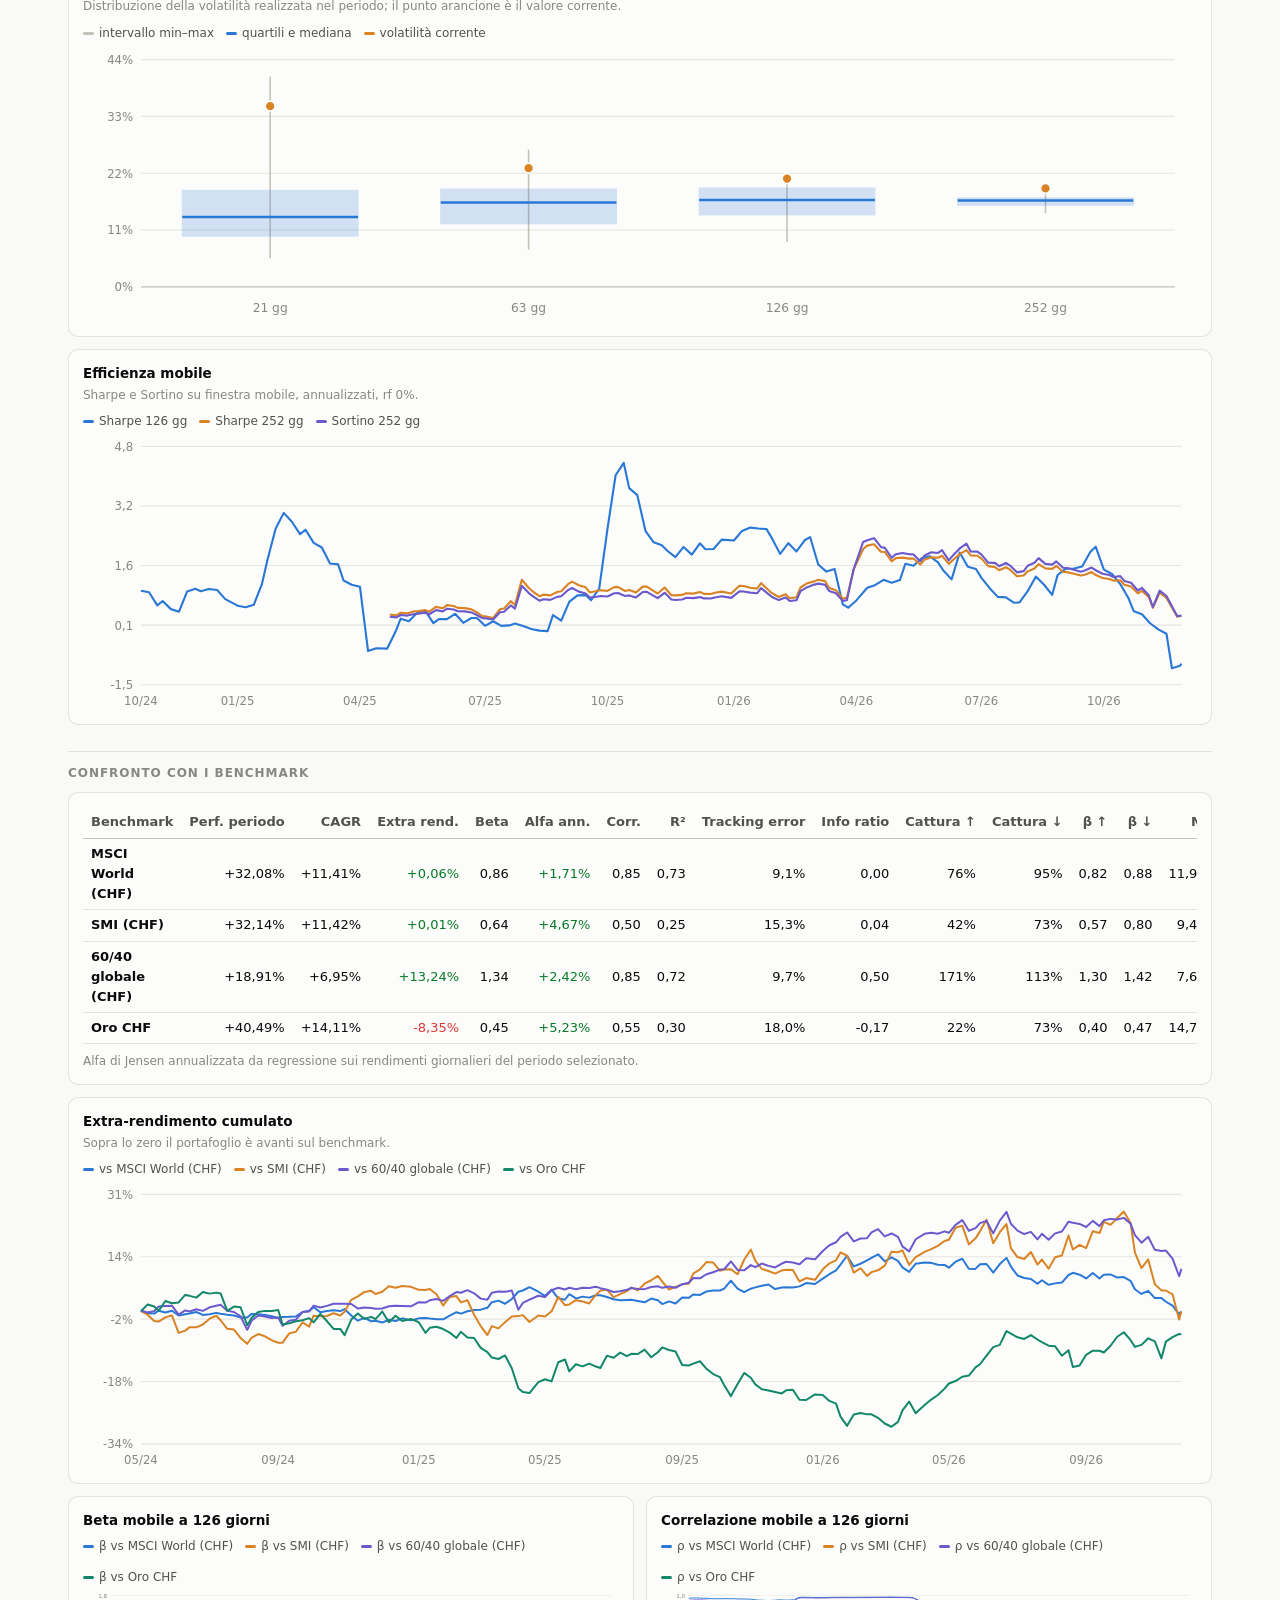
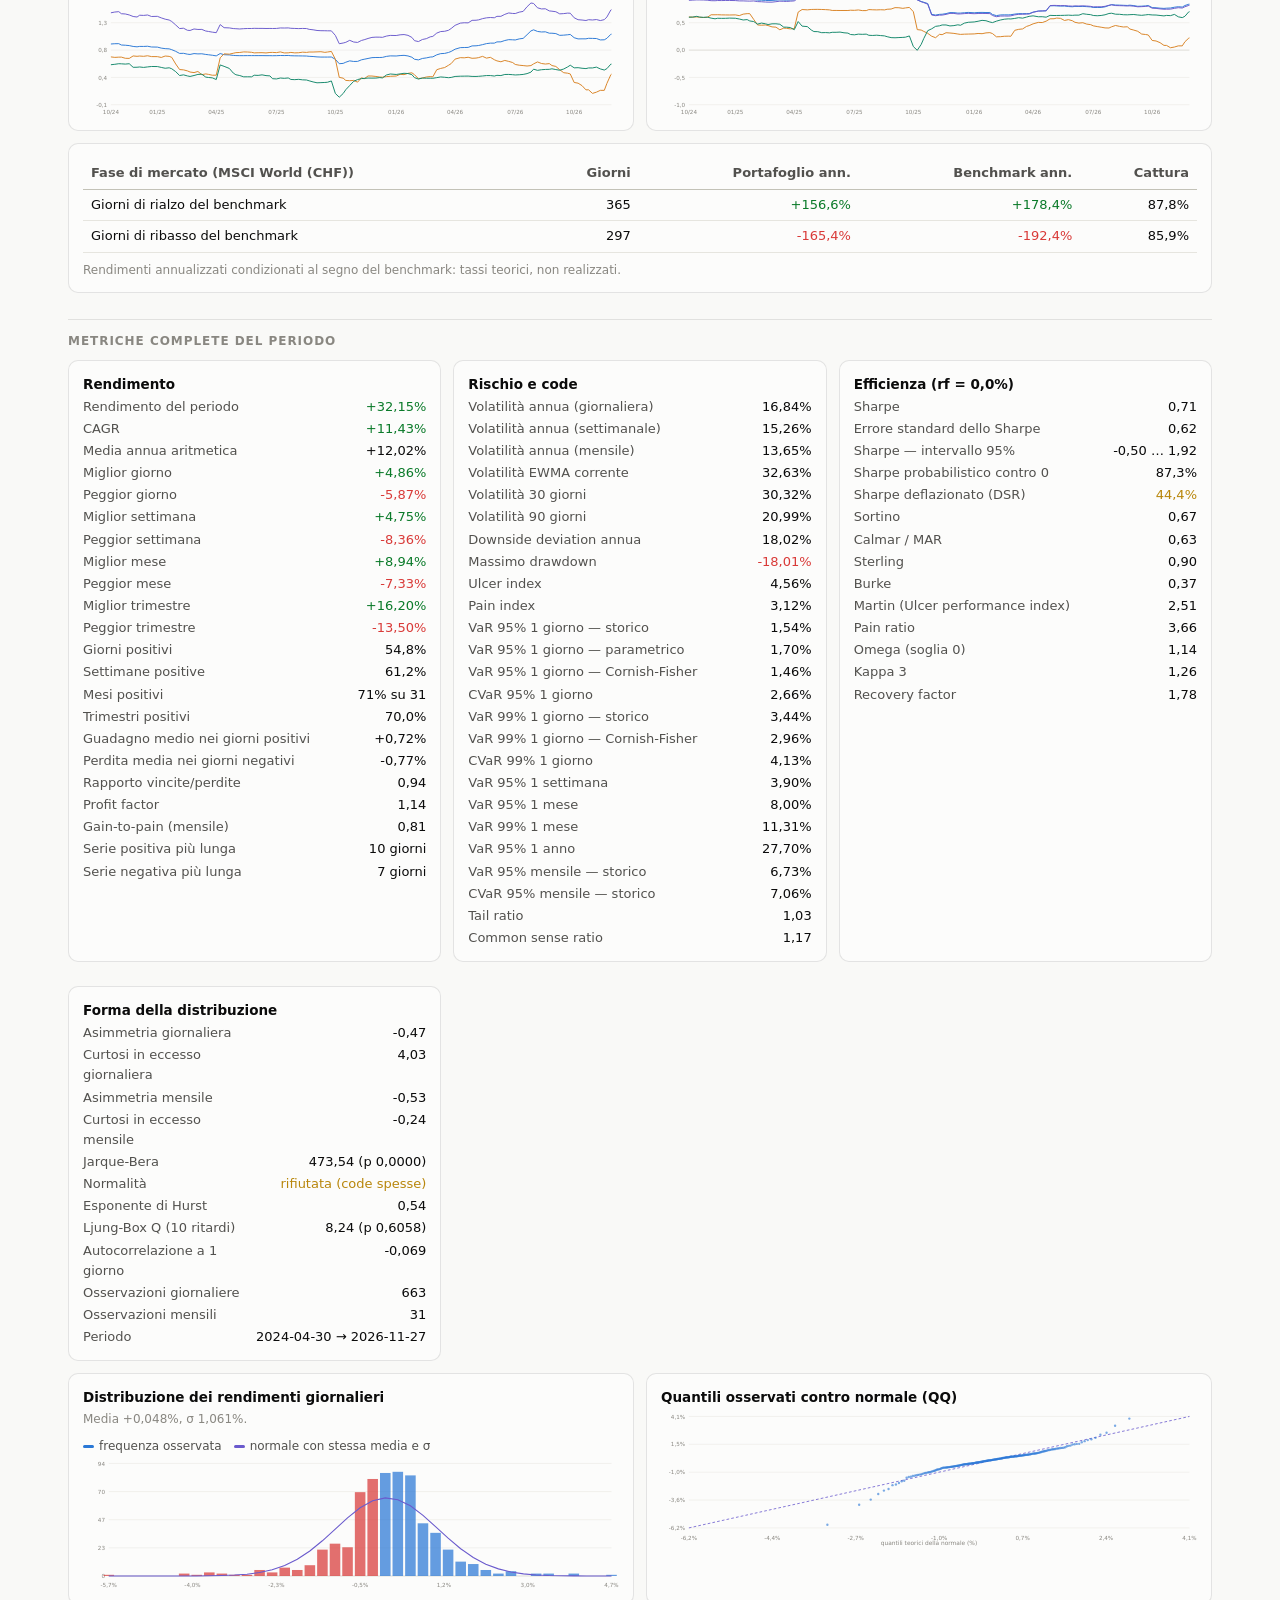
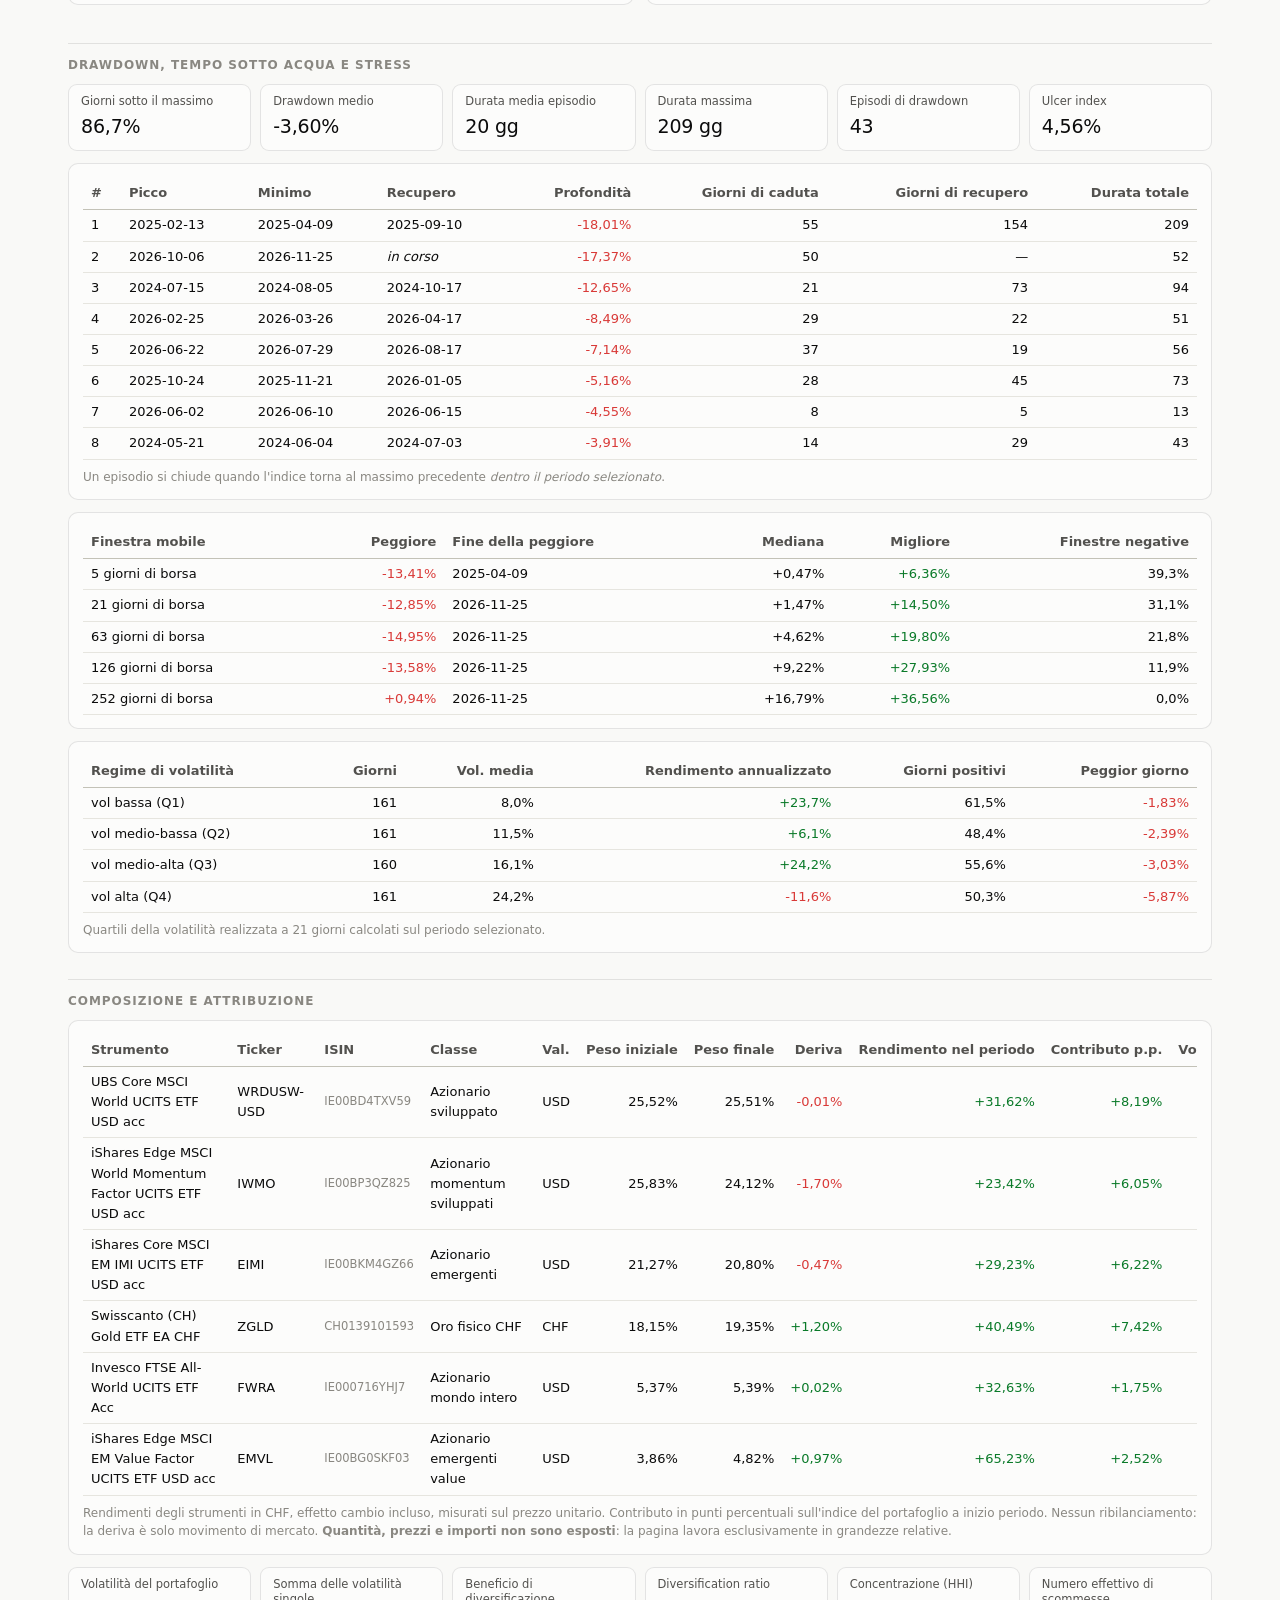
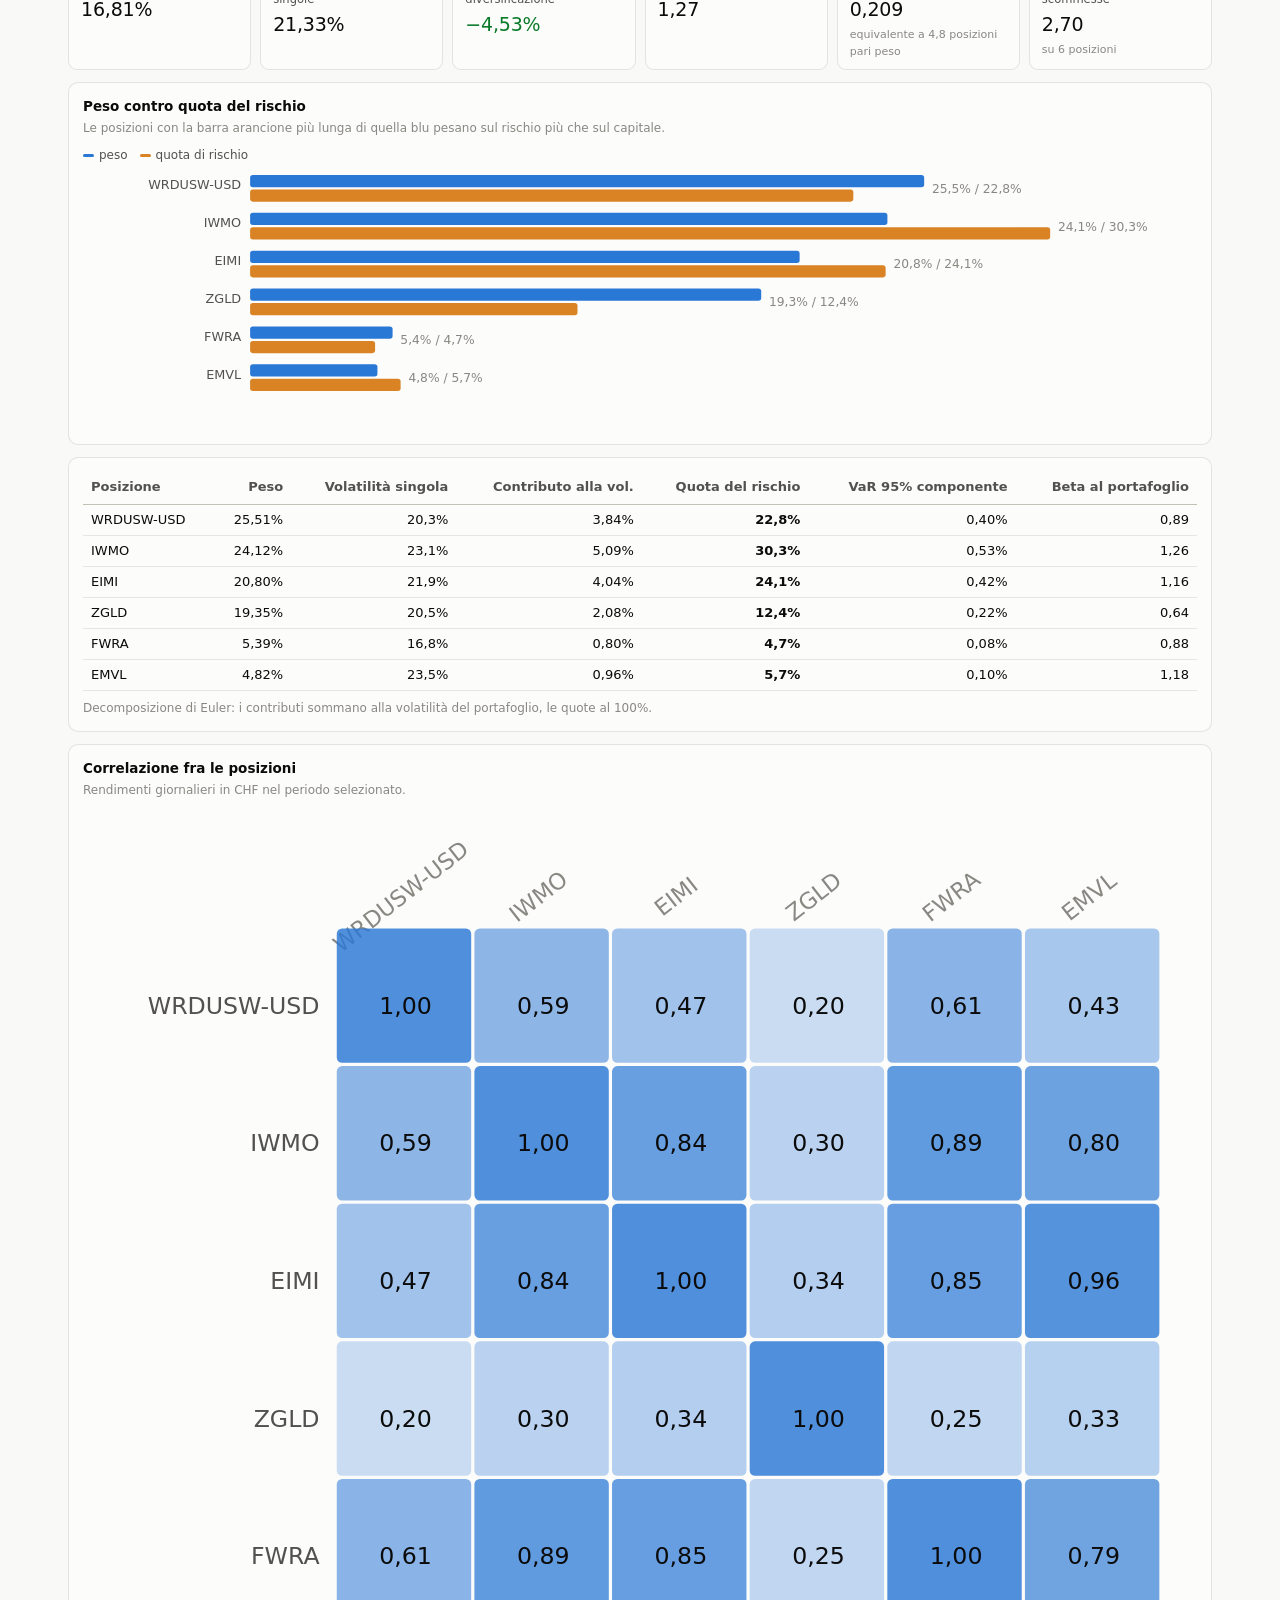
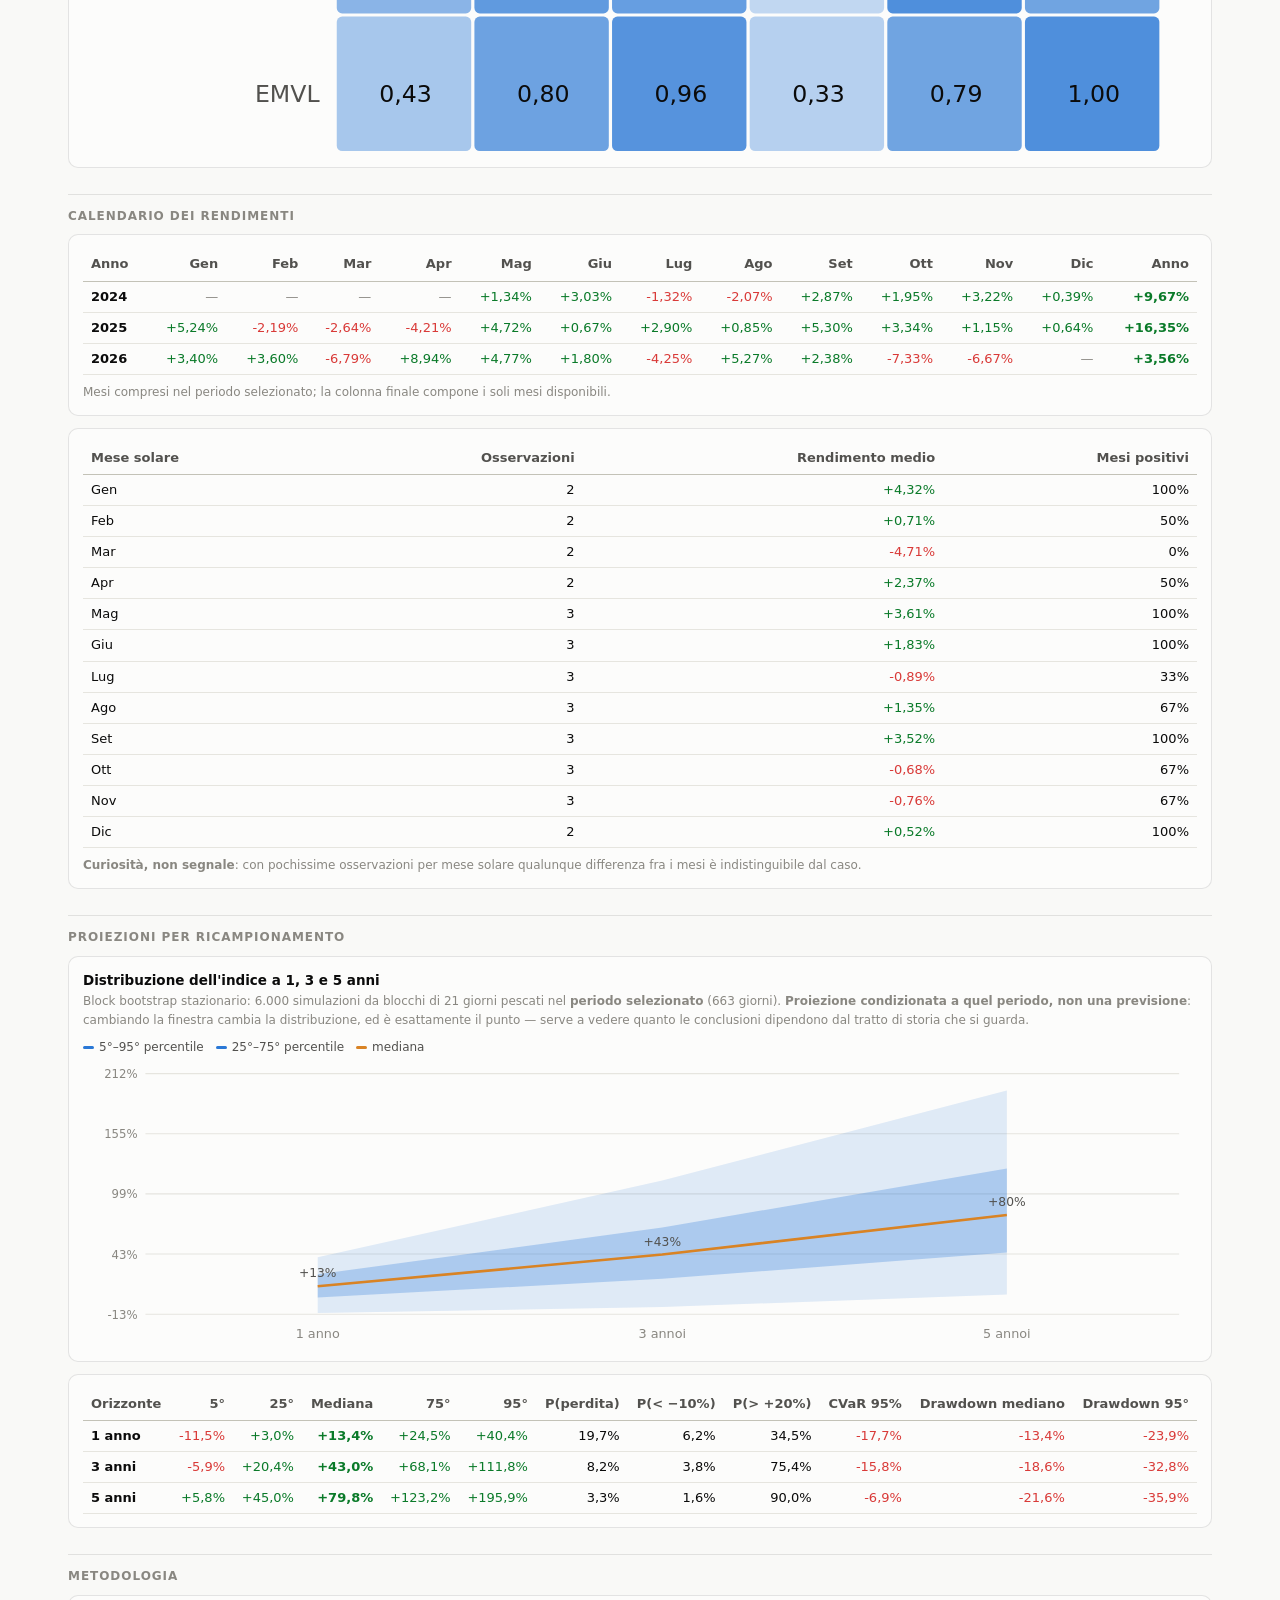
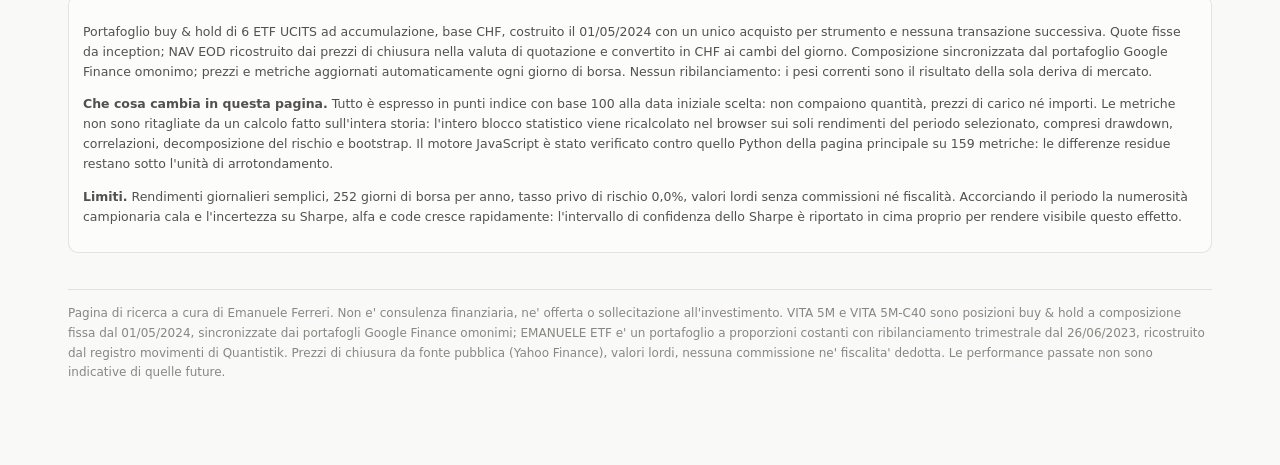
<file: vita5m.html>
<!doctype html>
<html lang="it">
<head>
<meta charset="utf-8">
<meta name="viewport" content="width=device-width, initial-scale=1">
<title>VITA 5M — indice base 100</title>
<meta name="description" content="Cruscotto quantitativo di VITA 5M in punti indice, con periodo di analisi a scelta.">
<link rel="stylesheet" href="assets/stile.css?v=ea2dd3a1a5">
</head>
<body>
<div class="wrap">
  <header>
    <h1 id="titolo">VITA 5M</h1>
    <p class="sub" id="sottotitolo">—</p>
    <span class="pill">Solo grandezze relative · nessuna quantità, nessun importo</span>
    <span class="pill">Metriche ricalcolate sul periodo scelto</span>
    <span class="pill">Ricerca · non è consulenza finanziaria</span>
    <div class="navlinks">
      <a href="./">← Cruscotto completo</a>
      <a href="vita5m.html" class="qui">VITA 5M — base 100</a>
      <a href="vita5m-c40.html">VITA 5M-C40 — base 100</a>
      <a href="emanuele-etf.html">EMANUELE ETF — base 100</a>
    </div>
  </header>
  <div id="app"></div>
  <p class="foot" id="piede"></p>
</div>
<script src="assets/grafici.js?v=80e3233ef8"></script>
<script src="assets/quant.js?v=378b1be8ed"></script>
<script src="assets/ribasata.js?v=18a0142bb6"></script>
<script>
avvia("vita5m", "vita5m-c40.html").catch(e=>{
  document.getElementById("app").innerHTML =
    '<div class="flag"><b>Errore nel caricamento dei dati.</b> '+e+'</div>';
});
</script>
</body>
</html>
</file>
<file: assets/stile.css>
:root{
    color-scheme: light;
    --page:#f9f9f7; --surface:#fcfcfb; --surface2:#f3f3ef; --ink:#0b0b0b; --ink2:#52514e;
    --muted:#898781; --grid:#e6e5df; --axis:#c3c2b7; --border:rgba(11,11,11,.10);
    --s1:#2a78d6; --s2:#d98324; --s3:#6a5acd; --s4:#12876a; --s5:#b0478f;
    --neg:#d93a38; --good:#0a7a29; --warn:#b8860b;
  }
  @media (prefers-color-scheme: dark){
    :root:where(:not([data-theme="light"])){
      color-scheme: dark;
      --page:#0d0d0d; --surface:#191918; --surface2:#212120; --ink:#fff; --ink2:#c3c2b7;
      --muted:#8d8b85; --grid:#2c2c2a; --axis:#3d3d3a; --border:rgba(255,255,255,.11);
      --s1:#4d95ea; --s2:#eda43f; --s3:#9186e8; --s4:#2bb08c; --s5:#d772b6;
      --neg:#ef6b69; --good:#3fbb5c; --warn:#d9ae4a;
    }
  }
  :root[data-theme="dark"]{
    color-scheme: dark;
    --page:#0d0d0d; --surface:#191918; --surface2:#212120; --ink:#fff; --ink2:#c3c2b7;
    --muted:#8d8b85; --grid:#2c2c2a; --axis:#3d3d3a; --border:rgba(255,255,255,.11);
    --s1:#4d95ea; --s2:#eda43f; --s3:#9186e8; --s4:#2bb08c; --s5:#d772b6;
    --neg:#ef6b69; --good:#3fbb5c; --warn:#d9ae4a;
  }
  *{box-sizing:border-box}
  body{margin:0;background:var(--page);color:var(--ink);
       font:15px/1.55 system-ui,-apple-system,"Segoe UI",Roboto,sans-serif;
       -webkit-text-size-adjust:100%}
  .wrap{max-width:1180px;margin:0 auto;padding:26px 18px 70px}
  header h1{font-size:27px;margin:0 0 3px;letter-spacing:-.01em}
  header .sub{color:var(--ink2);margin:0 0 9px}
  .pill{display:inline-block;font-size:12px;color:var(--ink2);background:var(--surface);
        border:1px solid var(--border);border-radius:999px;padding:3px 11px;margin:2px 4px 2px 0}
  .pill b{color:var(--ink)}
  nav.tabs{display:flex;gap:8px;flex-wrap:wrap;margin:20px 0 6px;position:sticky;top:0;
           background:var(--page);padding:10px 0;z-index:5;border-bottom:1px solid var(--border)}
  nav.tabs button{font:inherit;font-size:13.5px;color:var(--ink2);background:var(--surface);
        border:1px solid var(--border);border-radius:8px;padding:7px 13px;cursor:pointer}
  nav.tabs button.on{background:var(--s1);border-color:var(--s1);color:#fff;font-weight:600}
  h2{font-size:20px;margin:34px 0 4px;letter-spacing:-.01em}
  h2 .meta{font-size:13px;color:var(--muted);font-weight:400;letter-spacing:0}
  h3.sec{font-size:12px;text-transform:uppercase;letter-spacing:.08em;color:var(--muted);
         margin:26px 0 9px;border-top:1px solid var(--border);padding-top:12px}
  .tiles{display:grid;grid-template-columns:repeat(auto-fit,minmax(158px,1fr));gap:9px;margin-bottom:12px}
  .tile{background:var(--surface);border:1px solid var(--border);border-radius:9px;padding:9px 12px}
  .tile .k{font-size:11.5px;color:var(--ink2);line-height:1.3}
  .tile .v{font-size:19px;margin-top:3px;font-variant-numeric:tabular-nums;letter-spacing:-.01em}
  .tile .n{font-size:11px;color:var(--muted);margin-top:2px}
  .tile.big .v{font-size:25px}
  .panel{background:var(--surface);border:1px solid var(--border);border-radius:10px;
         padding:13px 14px;margin-bottom:12px;position:relative}
  .panel h4{margin:0 0 2px;font-size:13.5px;font-weight:600}
  .panel .cap{margin:0 0 8px;font-size:12px;color:var(--muted)}
  .grid2{display:grid;grid-template-columns:repeat(auto-fit,minmax(330px,1fr));gap:12px}
  svg{display:block;width:100%;height:auto;overflow:visible}
  .legend{display:flex;gap:12px;flex-wrap:wrap;font-size:12px;color:var(--ink2);margin:6px 0 2px}
  .legend i{display:inline-block;width:11px;height:3px;border-radius:2px;vertical-align:middle;margin-right:5px}
  .tip{position:absolute;pointer-events:none;background:var(--surface);border:1px solid var(--border);
       border-radius:8px;padding:6px 9px;font-size:12.5px;box-shadow:0 3px 12px rgba(0,0,0,.16);
       display:none;white-space:nowrap;z-index:9;font-variant-numeric:tabular-nums}
  table{width:100%;border-collapse:collapse;font-size:13px}
  th{color:var(--ink2);font-weight:600;text-align:left;border-bottom:1px solid var(--axis);
     padding:6px 8px;white-space:nowrap}
  td{border-bottom:1px solid var(--grid);padding:5px 8px}
  td.num,th.num{text-align:right;font-variant-numeric:tabular-nums}
  tbody tr:hover{background:var(--surface2)}
  .scroll{overflow-x:auto;-webkit-overflow-scrolling:touch}
  .scroll table{min-width:640px}
  .scroll table.wide{min-width:1240px}
  .up{color:var(--good)} .down{color:var(--neg)} .warnc{color:var(--warn)}
  .note{color:var(--ink2);font-size:12.5px;line-height:1.6}
  .flag{background:var(--surface2);border-left:3px solid var(--warn);border-radius:0 8px 8px 0;
        padding:10px 13px;font-size:13px;color:var(--ink2);margin:10px 0}
  .flag b{color:var(--ink)}
  .foot{color:var(--muted);font-size:12px;margin-top:36px;line-height:1.65;
        border-top:1px solid var(--border);padding-top:14px}
  .kv{display:grid;grid-template-columns:1fr auto;gap:2px 12px;font-size:13px}
  .kv div:nth-child(odd){color:var(--ink2)}
  .kv div:nth-child(even){font-variant-numeric:tabular-nums;text-align:right}
  .hide{display:none}
  @media (max-width:640px){ .wrap{padding:18px 12px 50px} header h1{font-size:22px} }

/* --- barra di navigazione fra le pagine --- */
.navlinks{display:flex;gap:8px;flex-wrap:wrap;margin:14px 0 4px}
.navlinks a{font-size:13px;color:var(--ink2);background:var(--surface);text-decoration:none;
            border:1px solid var(--border);border-radius:8px;padding:6px 12px}
.navlinks a:hover{border-color:var(--s1);color:var(--ink)}
.navlinks a.qui{background:var(--s1);border-color:var(--s1);color:#fff;font-weight:600}

/* --- selettore del periodo --- */
.periodo{display:flex;gap:10px;flex-wrap:wrap;align-items:center}
.presets{display:flex;gap:6px;flex-wrap:wrap}
.presets button{font:inherit;font-size:12.5px;color:var(--ink2);background:var(--surface2);
  border:1px solid var(--border);border-radius:7px;padding:5px 10px;cursor:pointer}
.presets button:hover{border-color:var(--s1)}
.presets button.on{background:var(--s1);border-color:var(--s1);color:#fff;font-weight:600}
.periodo label{font-size:12.5px;color:var(--ink2);display:inline-flex;gap:6px;align-items:center}
.periodo input[type=date]{font:inherit;font-size:13px;color:var(--ink);background:var(--surface2);
  border:1px solid var(--border);border-radius:7px;padding:5px 8px;color-scheme:inherit}
button.primario{font:inherit;font-size:13px;background:var(--s4);color:#fff;font-weight:600;
  border:1px solid var(--s4);border-radius:7px;padding:6px 14px;cursor:pointer}
button.primario:hover{filter:brightness(1.08)}
</file>
<file: assets/reale.css>
/* report VITA 5M reale: impaginazione da research di banca d'affari */
.mast{background:#0f2747;color:#fff;border-radius:10px;padding:16px 18px 14px;margin-bottom:14px}
.mast .lbl{font-size:11px;letter-spacing:.16em;text-transform:uppercase;opacity:.75}
.mast h1{font-size:26px;margin:4px 0 2px;letter-spacing:-.01em;color:#fff}
.mast .meta{font-size:12.5px;opacity:.85}
.mast .pill{background:rgba(255,255,255,.08);border-color:rgba(255,255,255,.18);color:#e6edf7}
.mast .navlinks a{background:rgba(255,255,255,.06);border-color:rgba(255,255,255,.18);color:#e6edf7}
.mast .navlinks a.qui{background:#fff;color:#0f2747;border-color:#fff}
.sez{display:flex;align-items:baseline;gap:10px;margin:30px 0 8px;border-bottom:2px solid var(--ink);padding-bottom:4px}
.sez .num{font-size:12px;font-weight:700;color:var(--s1);letter-spacing:.08em}
.sez h2{margin:0;font-size:18px}
.sez .meta{margin-left:auto;font-size:12px;color:var(--muted)}
.tesi{font-size:14px;line-height:1.6;color:var(--ink2);background:var(--surface);border:1px solid var(--border);
      border-left:4px solid #0f2747;border-radius:0 9px 9px 0;padding:11px 14px;margin:4px 0 12px}
.tesi b{color:var(--ink)}
.st{display:inline-block;font-size:11px;font-weight:700;letter-spacing:.04em;border-radius:5px;padding:2px 7px}
.st.ok{background:rgba(10,122,41,.13);color:var(--good)}
.st.al{background:rgba(217,58,56,.14);color:var(--neg)}
.st.wa{background:rgba(184,134,11,.16);color:var(--warn)}
.st.nd{background:var(--surface2);color:var(--muted)}
table.rep td:first-child{font-weight:600}
.colonne{display:grid;grid-template-columns:repeat(auto-fit,minmax(300px,1fr));gap:12px}
@media print{.mast{-webkit-print-color-adjust:exact;print-color-adjust:exact}.navlinks{display:none}}
.colonne .scroll table,.grid2 .scroll table{min-width:0}
.scroll table.rep.wide{min-width:980px}

td.sel{background:rgba(42,120,214,.08);font-weight:600}

/* testata in stile banca d'affari */
.hx{border-radius:12px;overflow:hidden;margin:0 0 22px;box-shadow:0 2px 14px rgba(15,39,71,.12);border:1px solid #0f2747}
.hx-top{background:linear-gradient(135deg,#0b1f3a 0%,#123563 100%);color:#fff;padding:24px 26px 22px;display:flex;flex-wrap:wrap;gap:24px;justify-content:space-between;align-items:flex-end}
.hx-lab{font-size:11.5px;letter-spacing:.16em;text-transform:uppercase;opacity:.75}
.hx-big{font-size:56px;font-weight:700;letter-spacing:-.02em;line-height:1.05;margin:8px 0 10px;font-variant-numeric:tabular-nums}
.hx-sub{display:flex;flex-wrap:wrap;gap:8px;align-items:center}
.hx-chip{font-weight:700;font-size:15px;padding:4px 10px;border-radius:6px;font-variant-numeric:tabular-nums}
.hx-chip.pos{background:rgba(63,187,92,.2);color:#7ee29a}.hx-chip.neg{background:rgba(239,107,105,.2);color:#ffaaa8}
.hx-when{font-size:12px;opacity:.7}
.hx-cap{margin:12px 0}.hx-capt{font-size:15px;margin-bottom:8px;opacity:.9}
.hx-cap input{font-size:22px;padding:6px 10px;width:200px;border-radius:6px;border:0}
.hx-cap button{font-size:16px;padding:9px 16px;border-radius:6px;border:0;background:#fff;color:#0f2747;font-weight:700;cursor:pointer}
.hx-grid{flex:1 1 560px;max-width:720px;display:grid;grid-template-columns:repeat(4,minmax(120px,1fr));gap:1px;background:rgba(255,255,255,.14);border-radius:8px;overflow:hidden;min-width:min(560px,100%)}
.hx-k{background:#0f2a4d;padding:10px 12px}
.hx-kl{font-size:10.5px;letter-spacing:.08em;text-transform:uppercase;opacity:.7}
.hx-kv{font-size:19px;font-weight:700;margin-top:3px;font-variant-numeric:tabular-nums;white-space:nowrap}
.hx-kv.pos{color:#7ee29a}.hx-kv.neg{color:#ffaaa8}
.hx-kn{font-size:10.5px;opacity:.6;margin-top:1px}
.hx-body{background:var(--surface);padding:16px 22px 14px}
.hx-t{width:100%;border-collapse:collapse;font-size:13.5px;font-variant-numeric:tabular-nums;margin-bottom:14px}
.hx-t th{font-size:10.5px;letter-spacing:.08em;text-transform:uppercase;color:var(--muted);text-align:right;padding:6px 8px;border-bottom:2px solid #0f2747;white-space:nowrap}
.hx-t th:first-child,.hx-t td:first-child{text-align:left}
.hx-t td{text-align:right;padding:7px 8px;border-bottom:1px solid var(--border);white-space:nowrap}
.hx-t td.up{color:var(--good)}.hx-t td.down{color:var(--neg)}
.hx-t td:first-child span{display:block;font-size:11px;color:var(--muted);font-weight:400}
.hx-me td{font-weight:700;background:rgba(42,120,214,.07)}
.hx-tot td{font-weight:700;border-top:2px solid #0f2747;border-bottom:0}
.hx-t sup{font-size:9px;color:var(--muted)}
.hx-l{display:block;overflow-x:auto}
.hx-chart{border:1px solid var(--border);border-radius:8px;padding:12px 12px 4px;margin-top:4px}
.hx-ct{font-weight:700;font-size:14px;margin-bottom:6px}.hx-ct span{font-weight:400;font-size:12px;color:var(--muted);margin-left:8px}
.hx-foot{font-size:11.5px;color:var(--muted);margin-top:10px;line-height:1.5}
@media(max-width:760px){.hx-big{font-size:40px}.hx-grid{grid-template-columns:repeat(2,1fr)}}
@media print{.hx-top{-webkit-print-color-adjust:exact;print-color-adjust:exact}}

/* risposte immediate */
.hx-qa{display:block}
.qa-grid{display:grid;grid-template-columns:1fr 1.35fr 1fr 1fr 1fr;gap:1px;background:rgba(255,255,255,.16);border-radius:10px;overflow:hidden}
.qa{background:#0f2a4d;padding:14px 16px 13px}
.qa-big{background:#143a6b}
.qa-q{font-size:11px;letter-spacing:.09em;text-transform:uppercase;opacity:.78;font-weight:600}
.qa-a{font-size:27px;font-weight:700;margin:6px 0 4px;white-space:nowrap;font-variant-numeric:tabular-nums;letter-spacing:-.01em}
.qa-big .qa-a{font-size:34px}
.qa-a.pos,.qa .pos{color:#7ee29a}.qa-a.neg,.qa .neg{color:#ffaaa8}
.qa-sep{opacity:.5;margin:0 2px}
.qa-s{font-size:11.5px;opacity:.75;line-height:1.45}.qa-s b{opacity:1}
.qa-bt{margin-top:14px}
.qa-btt{font-size:13px;font-weight:700;letter-spacing:.04em;margin-bottom:6px}
.qa-bt table{width:100%;border-collapse:collapse;font-size:14px;font-variant-numeric:tabular-nums}
.qa-bt th{font-size:10.5px;letter-spacing:.08em;text-transform:uppercase;opacity:.7;text-align:right;padding:5px 8px;border-bottom:1px solid rgba(255,255,255,.3)}
.qa-bt th:first-child,.qa-bt td:first-child{text-align:left}
.qa-bt td{text-align:right;padding:7px 8px;border-bottom:1px solid rgba(255,255,255,.1);white-space:nowrap}
.qa-bt td:first-child span{display:block;font-size:10.5px;opacity:.6}
.qa-bt .pos{color:#7ee29a;font-weight:700}.qa-bt .neg{color:#ffaaa8;font-weight:700}
.qa-bt .si{background:rgba(63,187,92,.22);color:#9ff0b4;font-weight:700;padding:3px 8px;border-radius:5px}
.qa-bt .no{background:rgba(239,107,105,.22);color:#ffb9b7;font-weight:700;padding:3px 8px;border-radius:5px}
@media(max-width:980px){.qa-grid{grid-template-columns:1fr 1fr}.qa-big{grid-column:1/-1}}
.qa-bt .pa{background:rgba(255,255,255,.14);color:#e6edf7;font-weight:700;padding:3px 8px;border-radius:5px}

/* barra di stato */
.hx-bar{display:flex;flex-wrap:wrap;align-items:center;gap:6px 16px;font-size:12.5px;background:rgba(0,0,0,.22);border:1px solid rgba(255,255,255,.14);
  border-radius:8px;padding:8px 12px;margin-bottom:12px;font-variant-numeric:tabular-nums}
.hx-bar b{font-weight:700}
.hb-i{opacity:.92}.hb-n{opacity:.6;font-size:11px}
.hb-dot{width:10px;height:10px;border-radius:50%;display:inline-block}
.hb-ok{background:#3fbb5c;box-shadow:0 0 0 3px rgba(63,187,92,.25);animation:hbp 2s infinite}
.hb-wa{background:#e0b341}.hb-al{background:#ef6b69}.hb-chiusa,.hb-nd{background:#8fa3bf}
@keyframes hbp{50%{box-shadow:0 0 0 6px rgba(63,187,92,0)}}
.hb-btn{margin-left:auto;background:#fff;color:#0f2747;border:0;border-radius:6px;padding:6px 12px;font-weight:700;cursor:pointer;font-size:12.5px}
.hb-btn:disabled{opacity:.6;cursor:wait}
.hb-msg{flex-basis:100%;font-size:12px;color:#ffe08a}

/* selettori di finestra (studio copertura) */
.pill.on{background:var(--s1);border-color:var(--s1);color:#fff}
</file>
